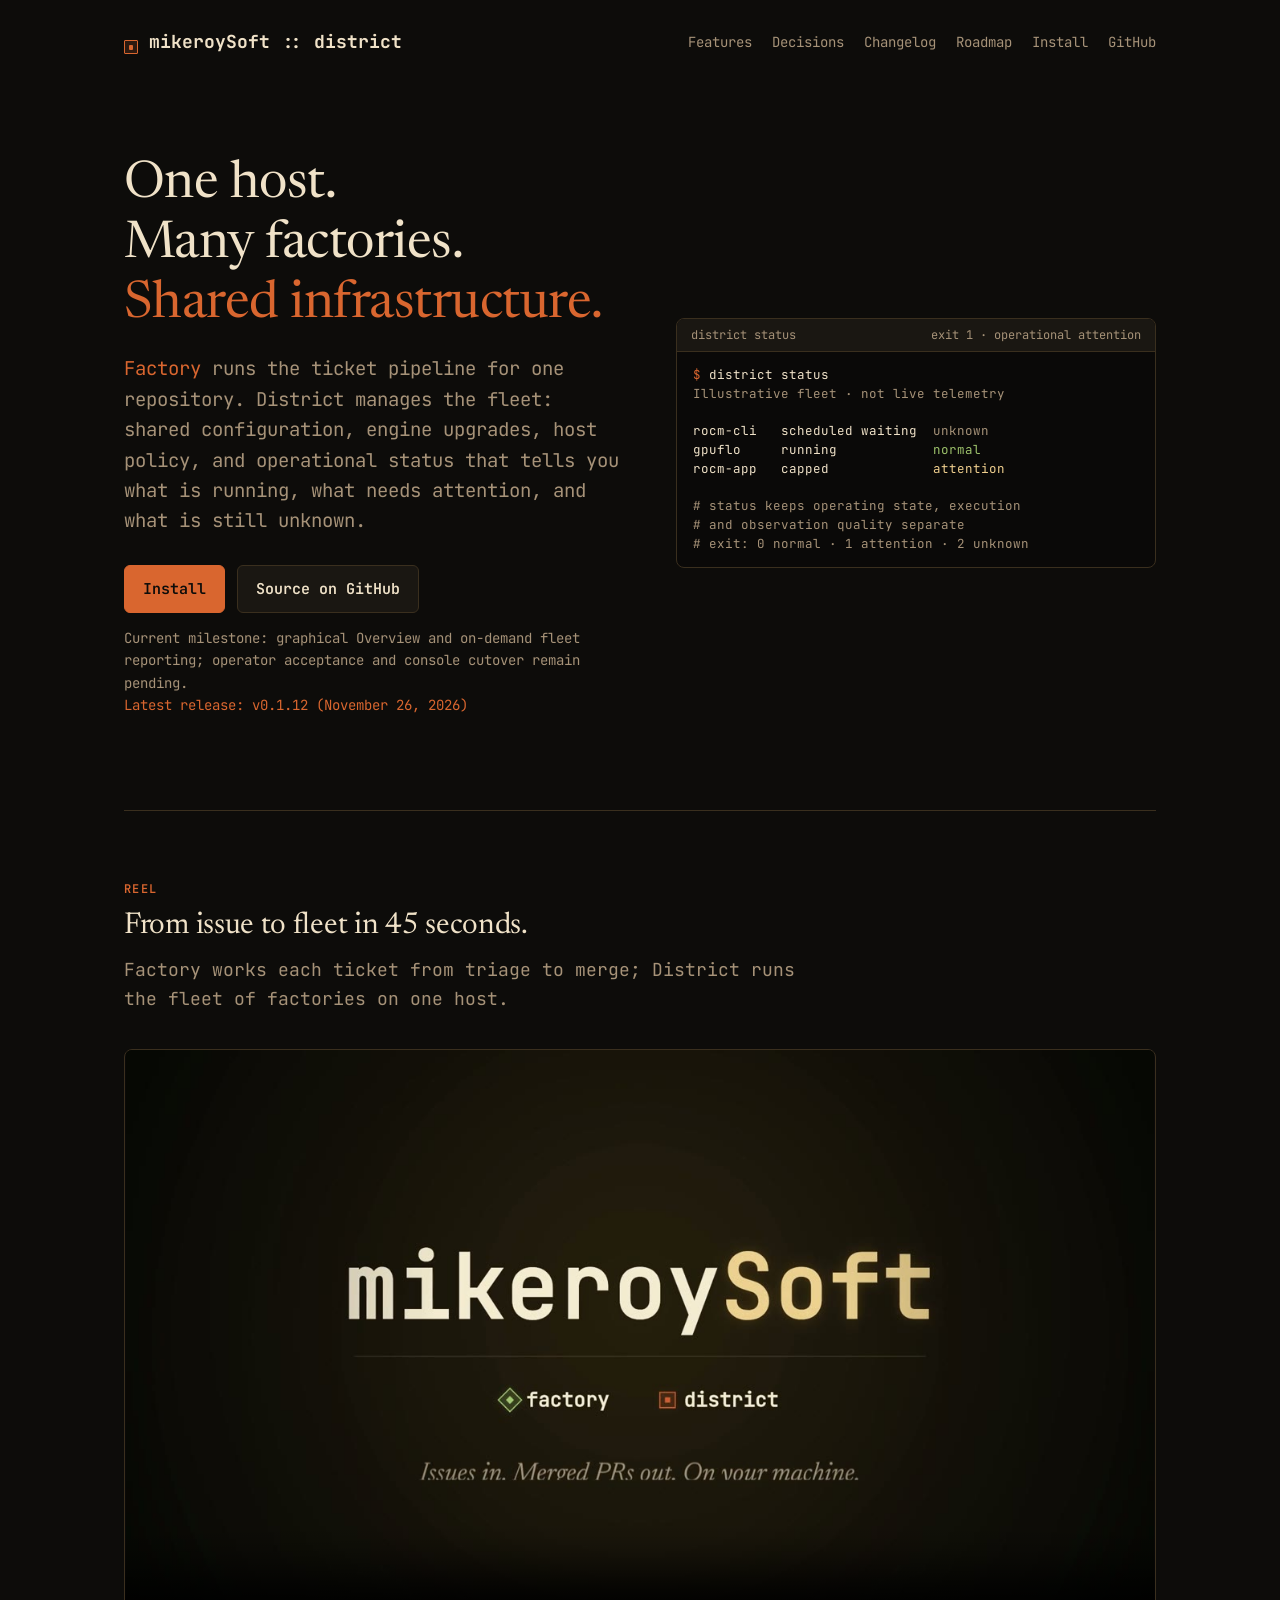
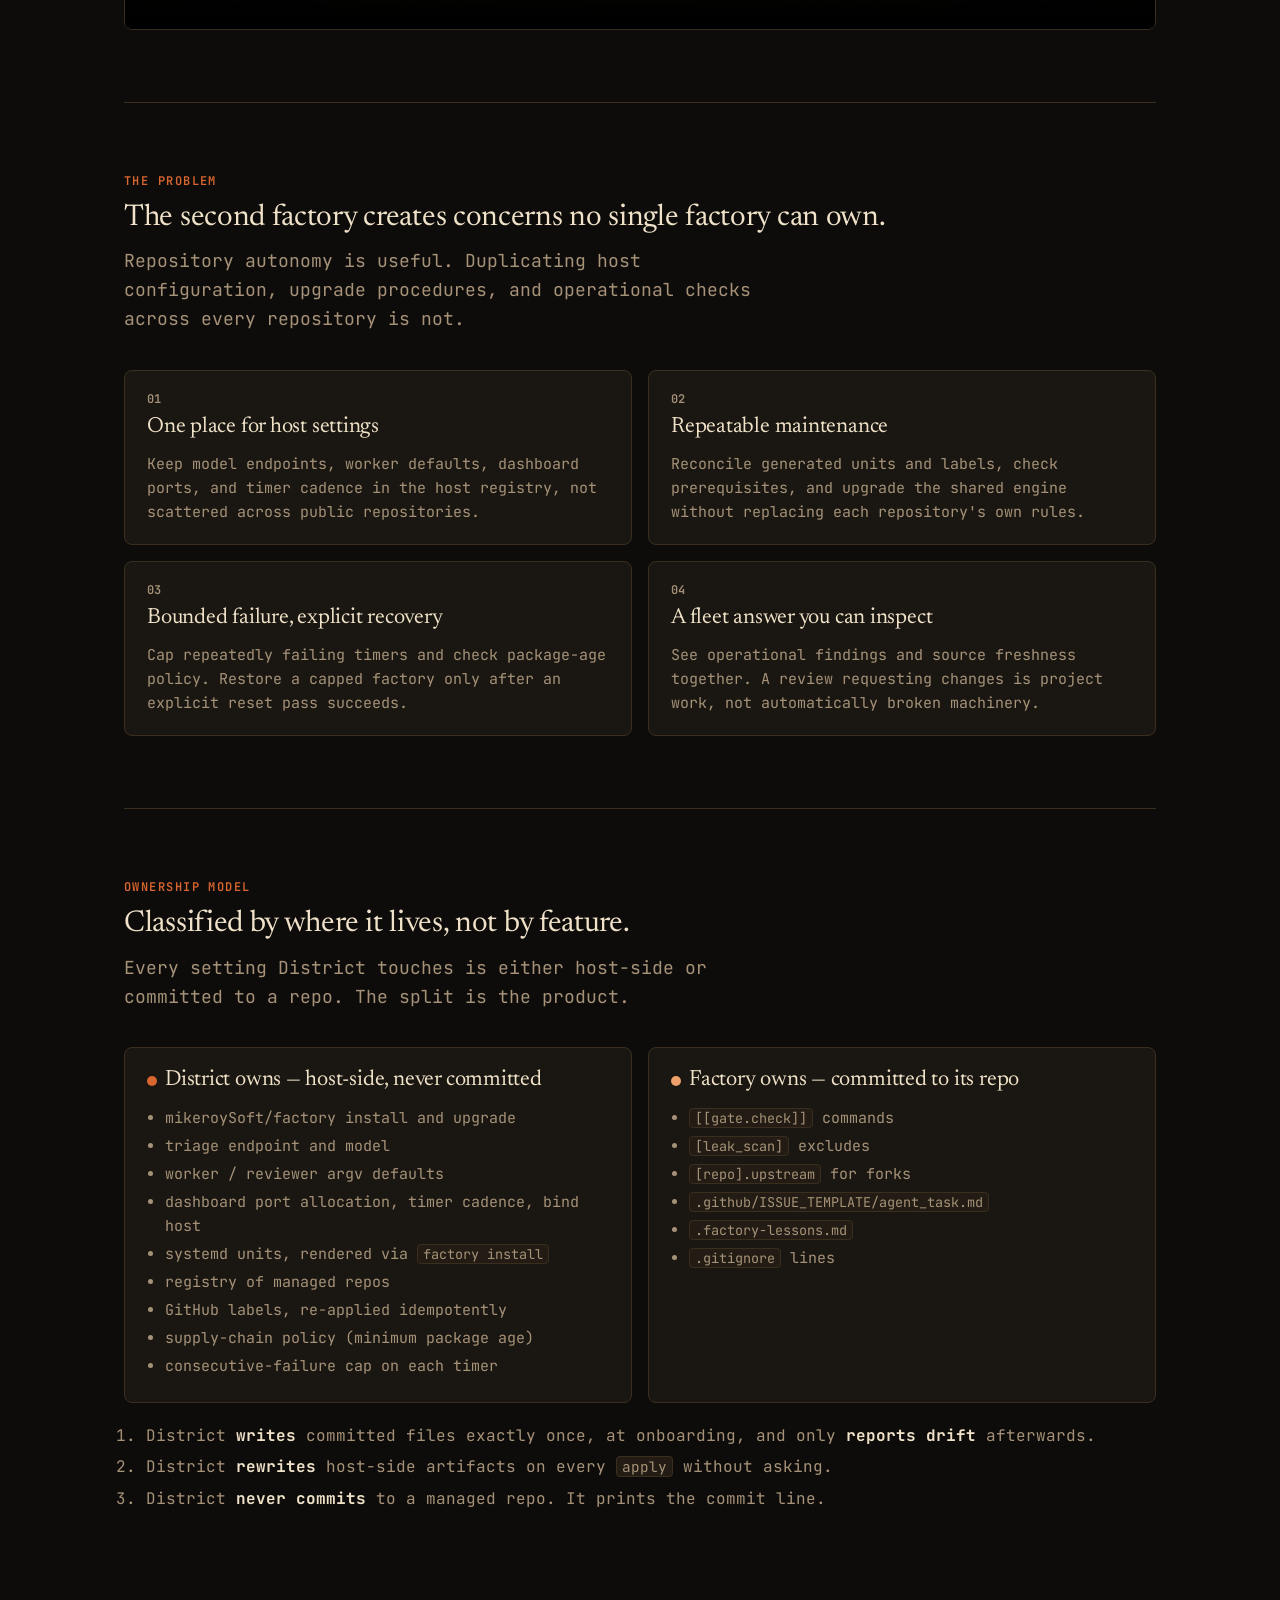
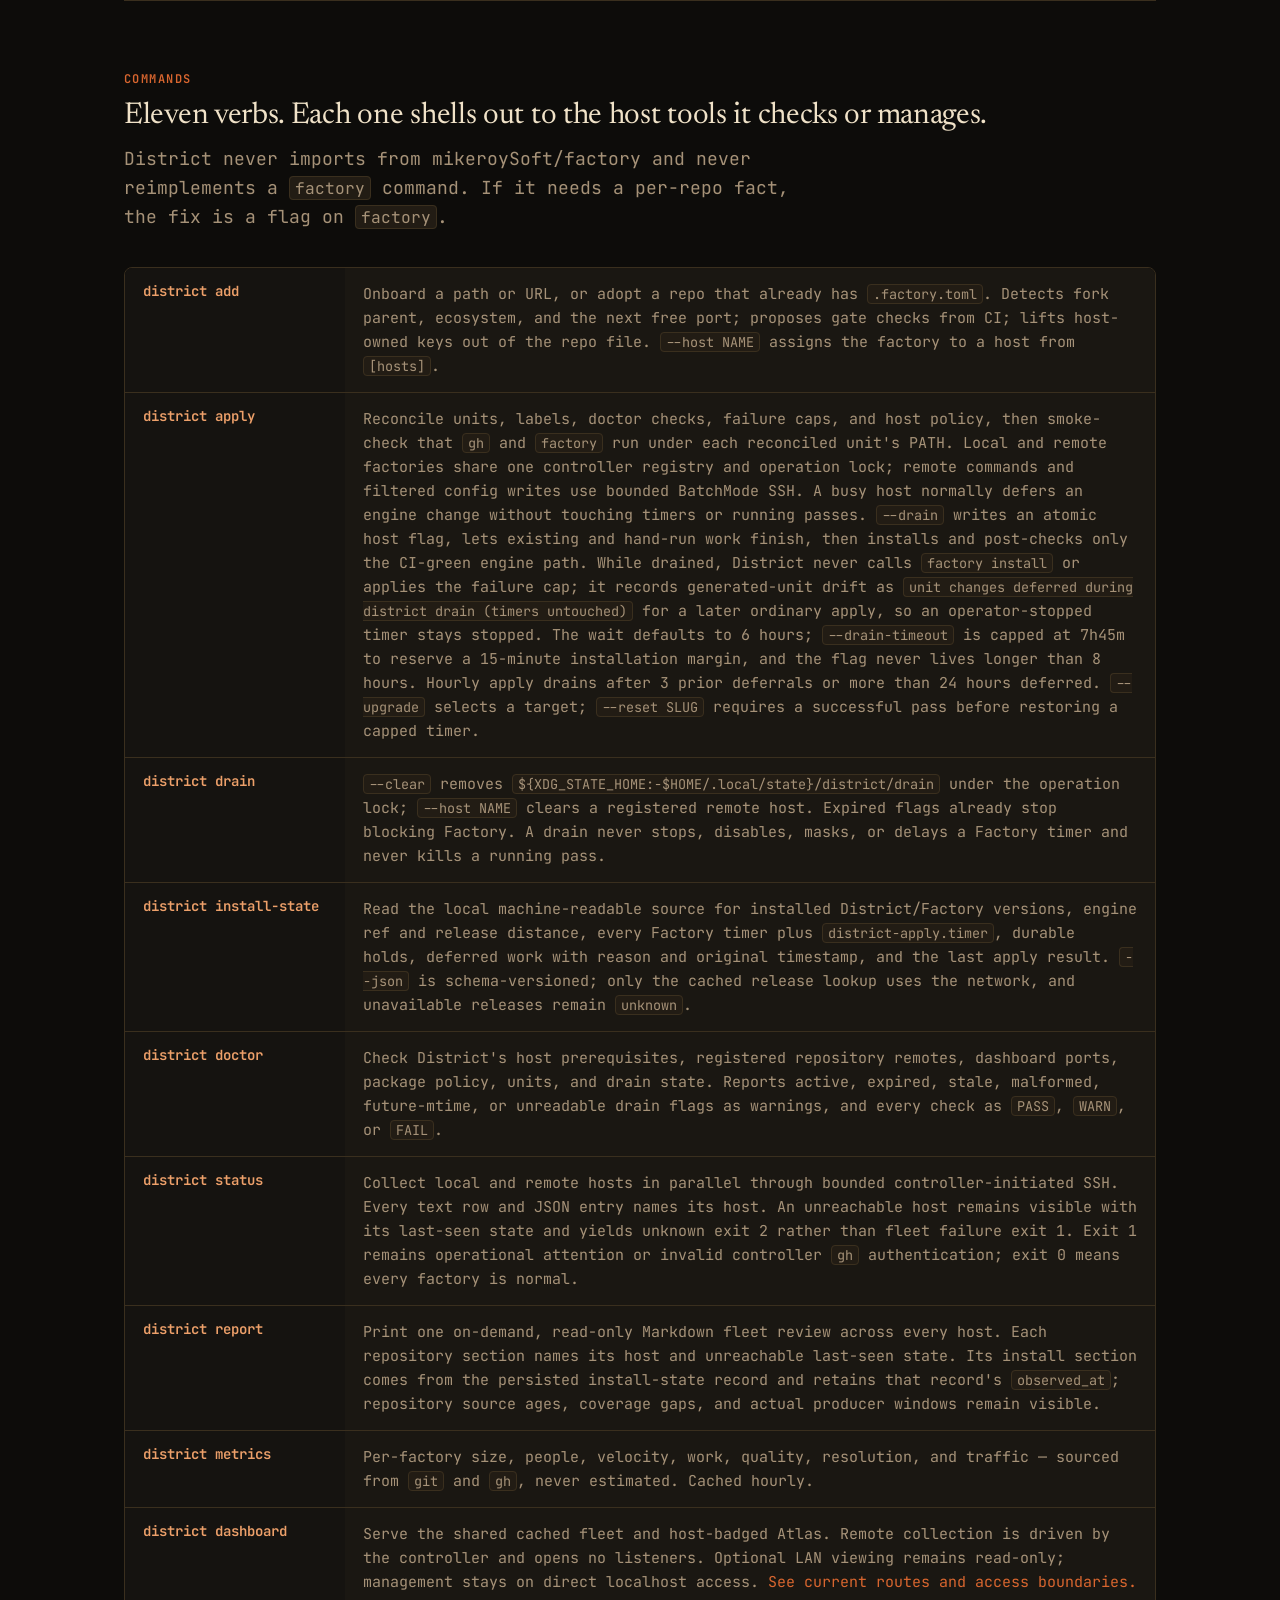
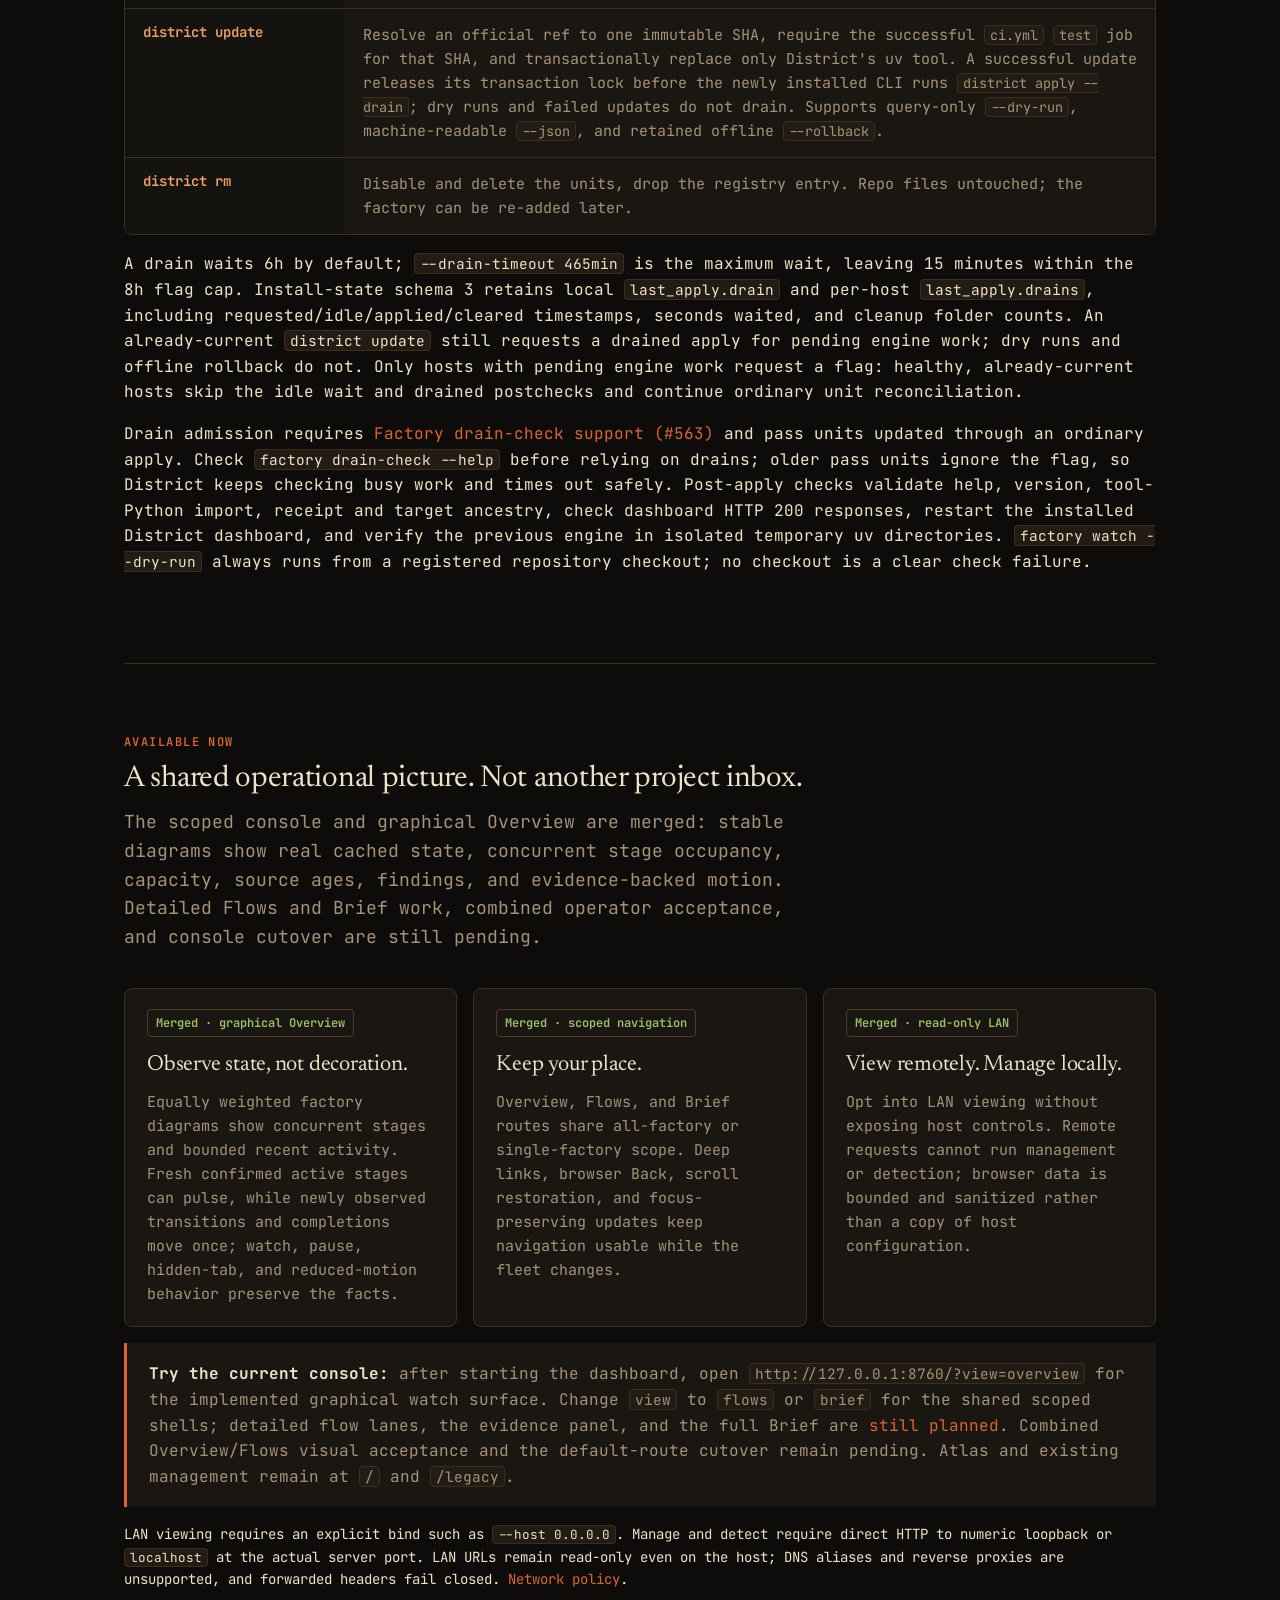
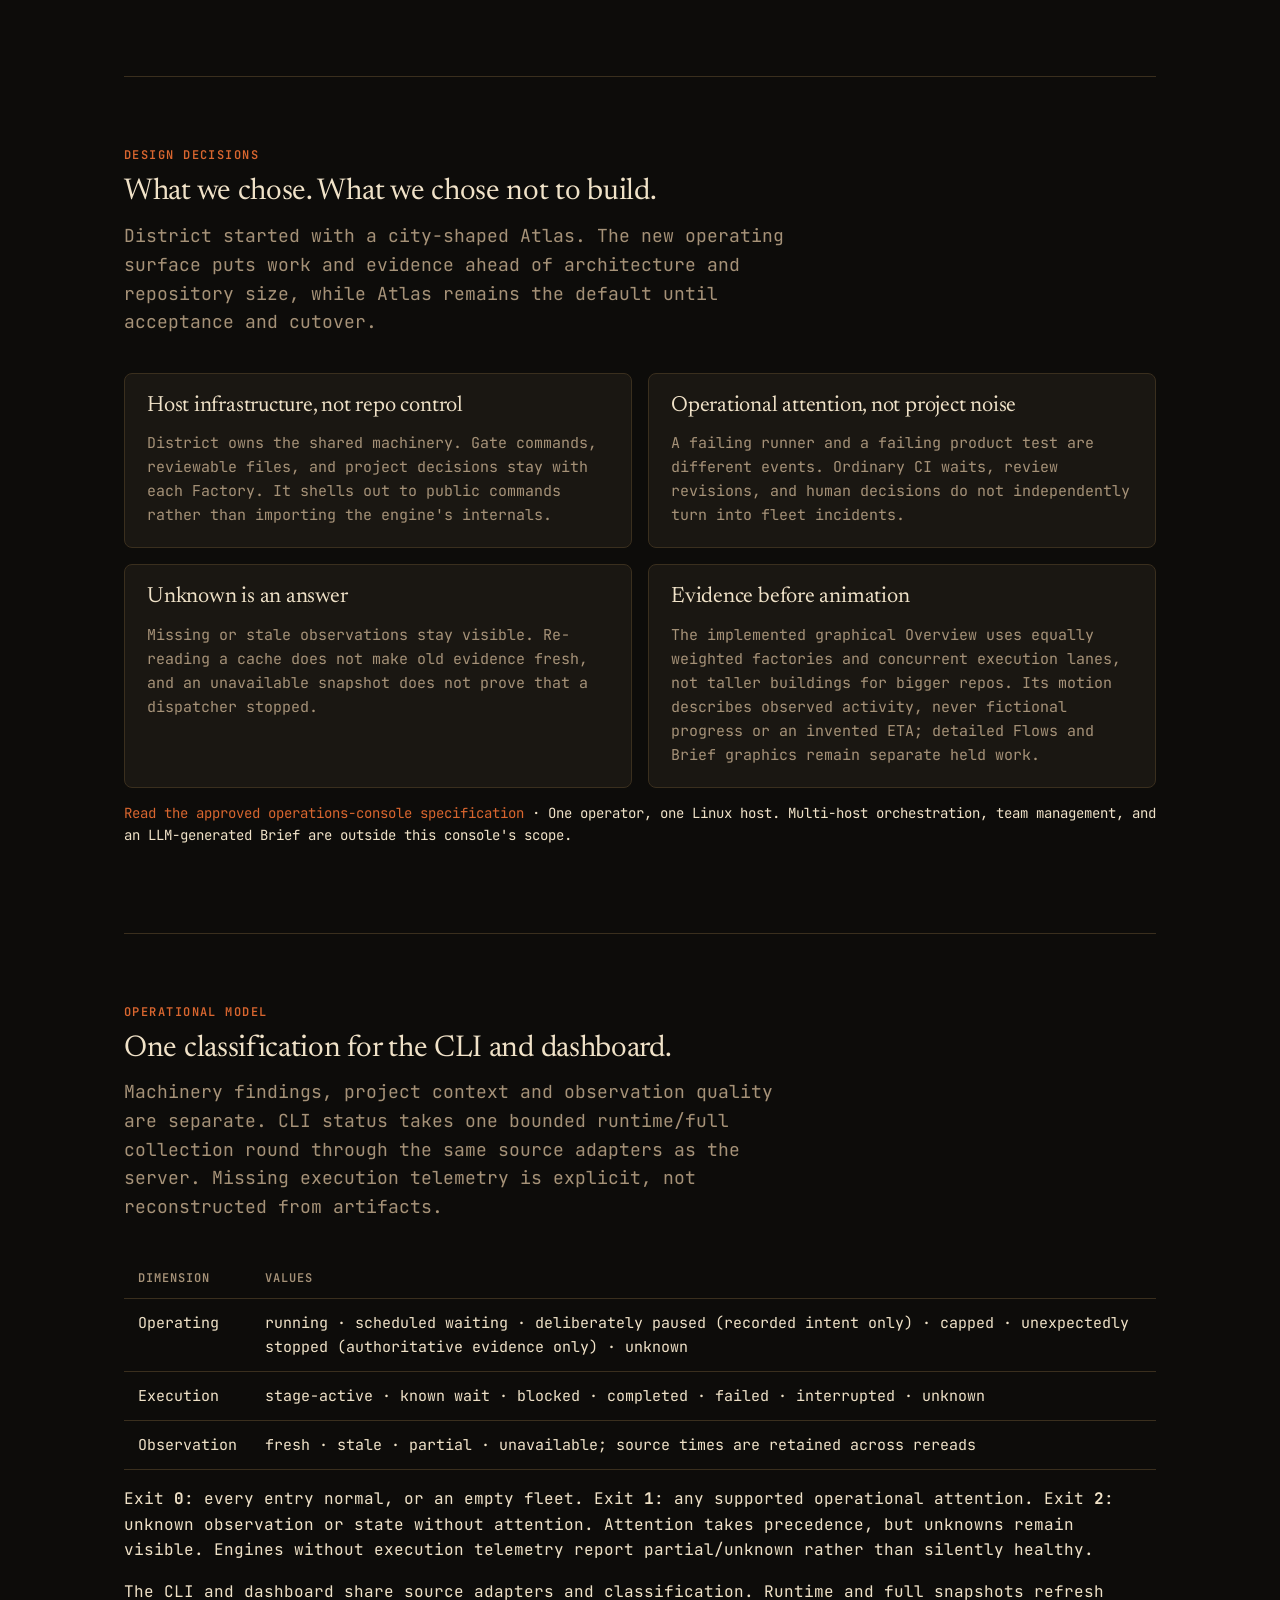
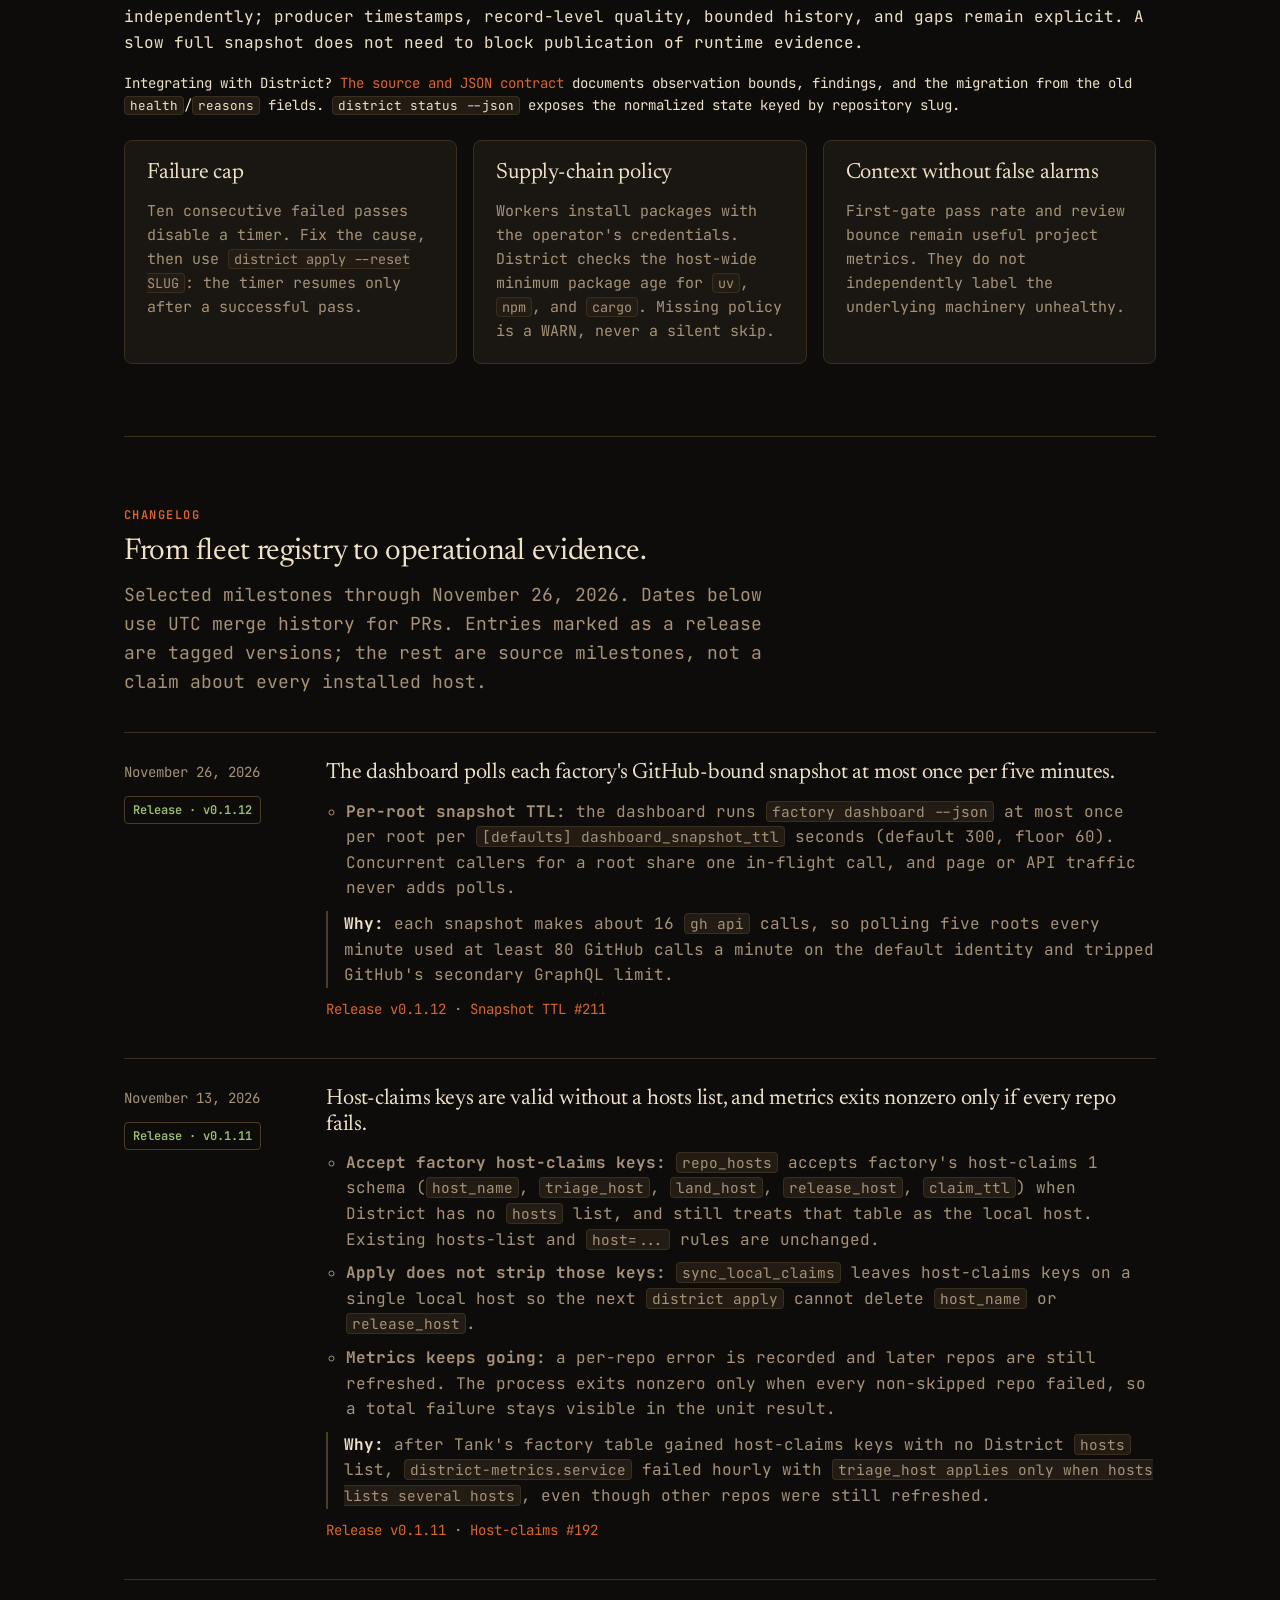
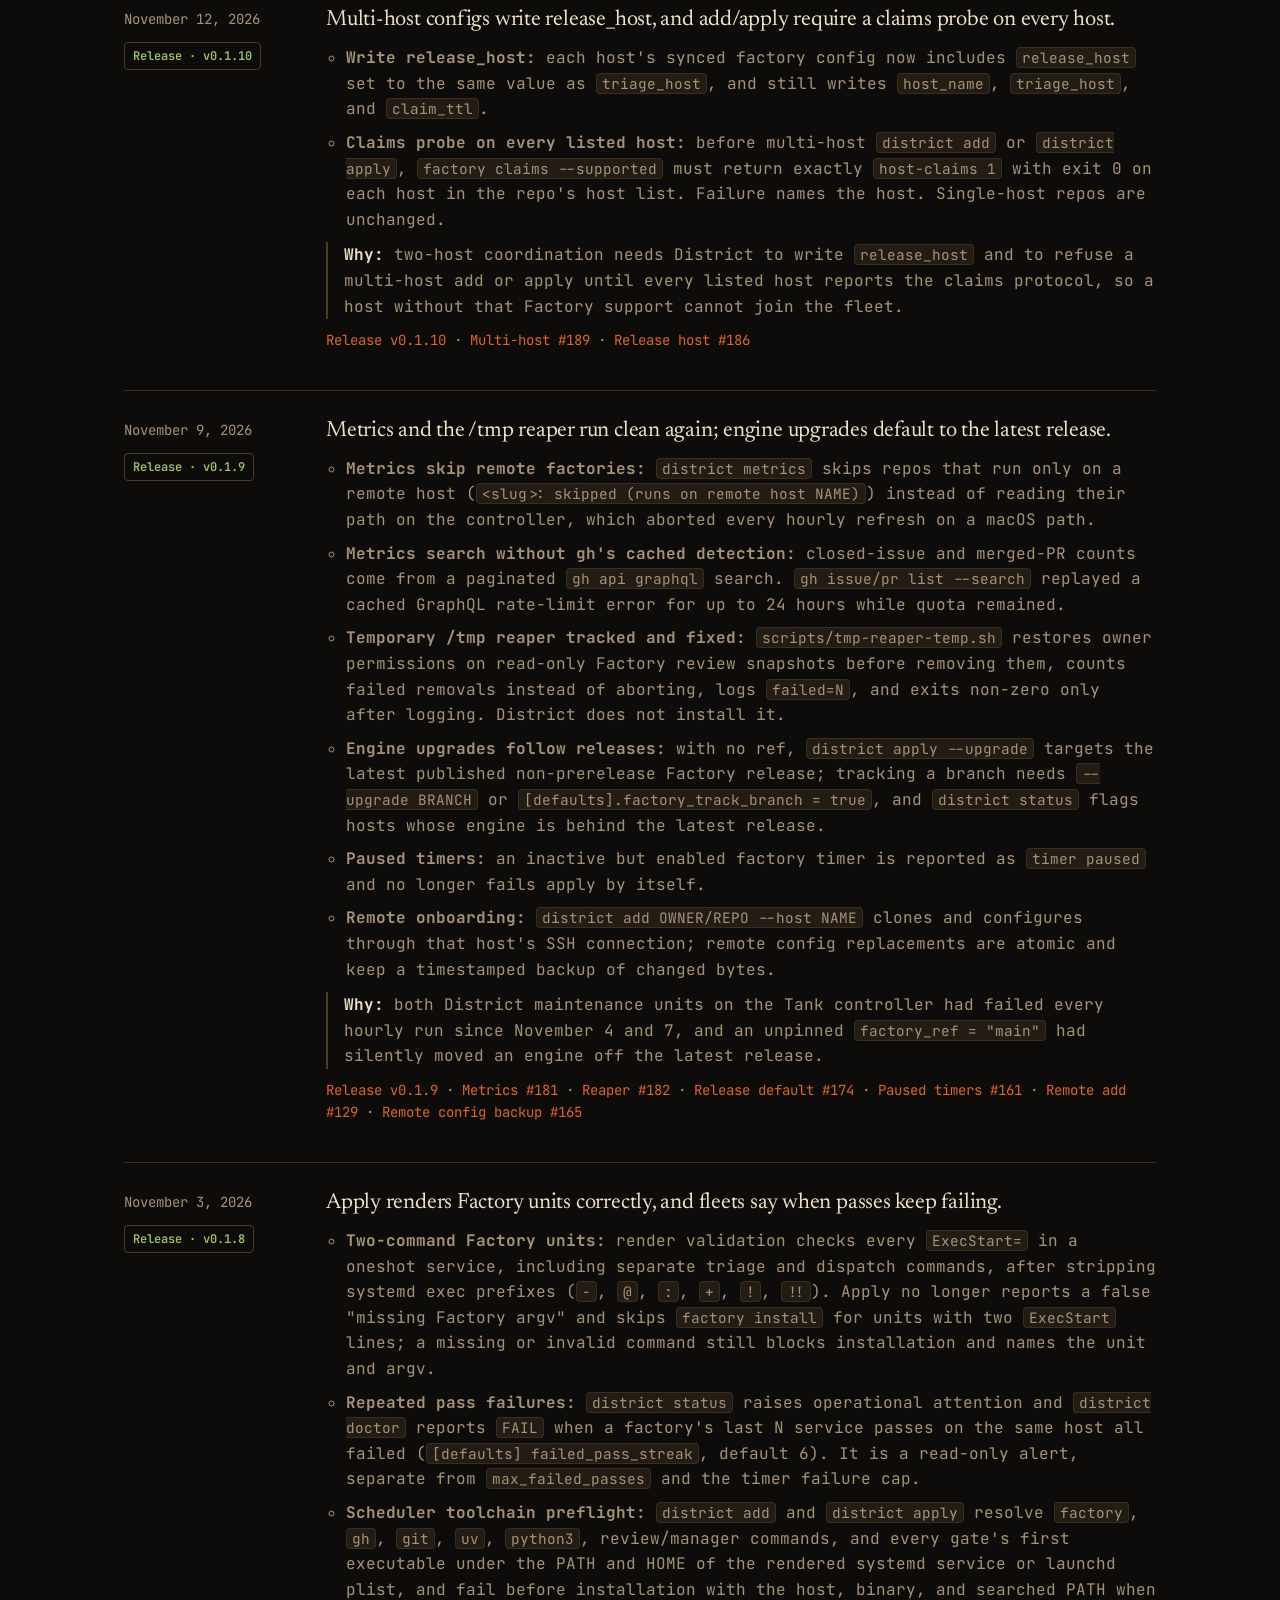
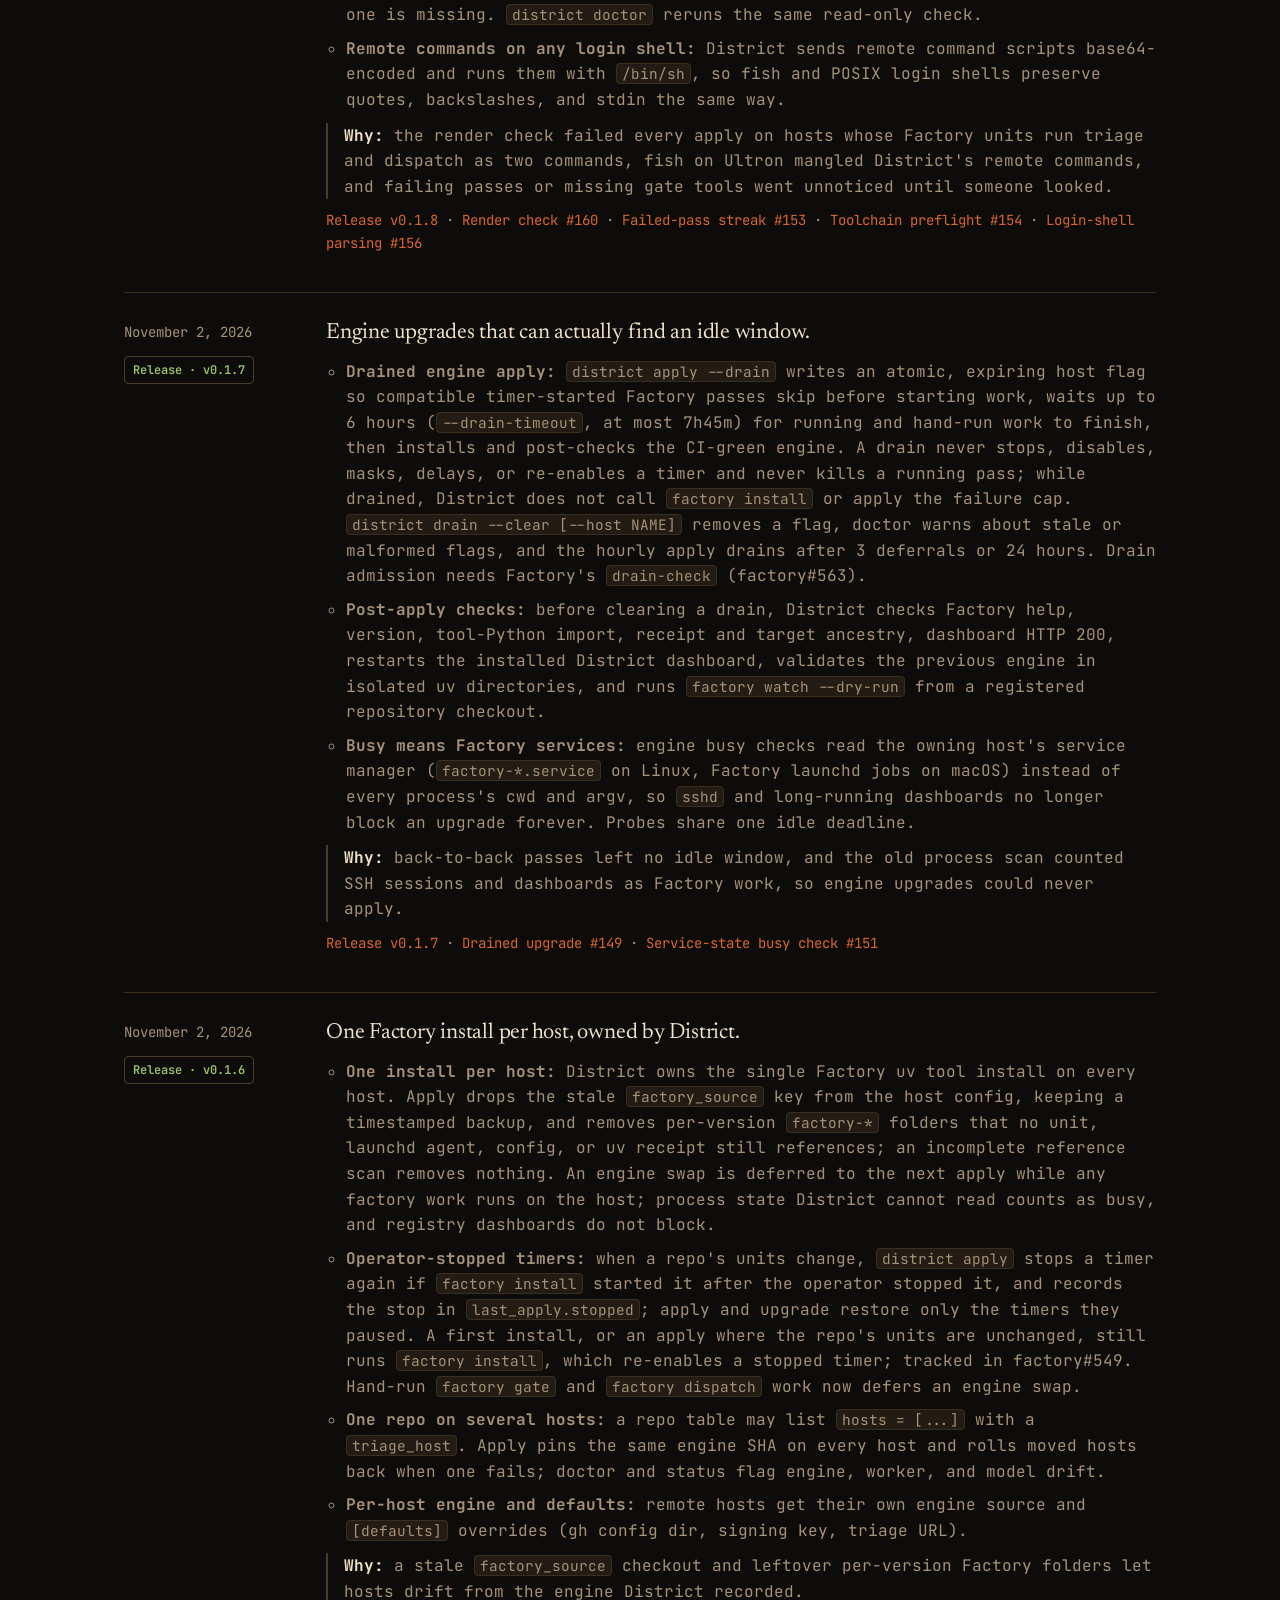
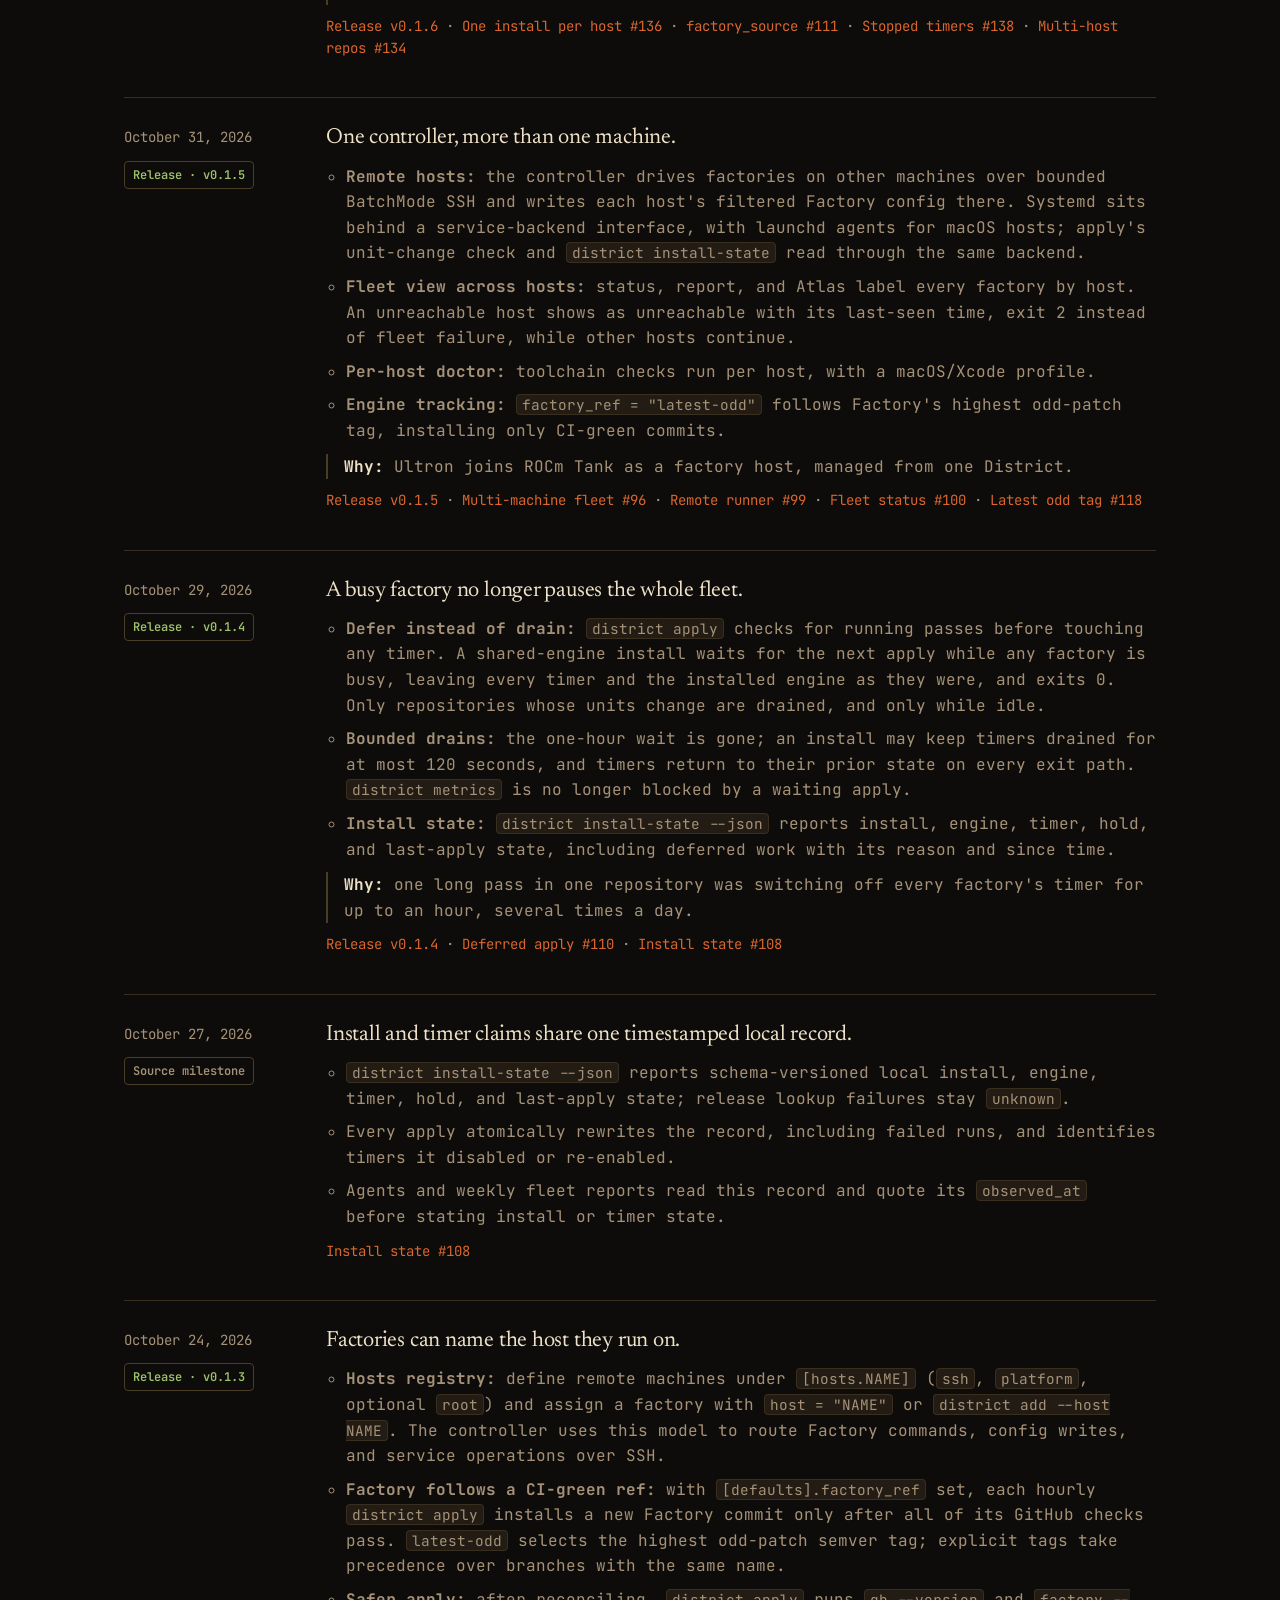
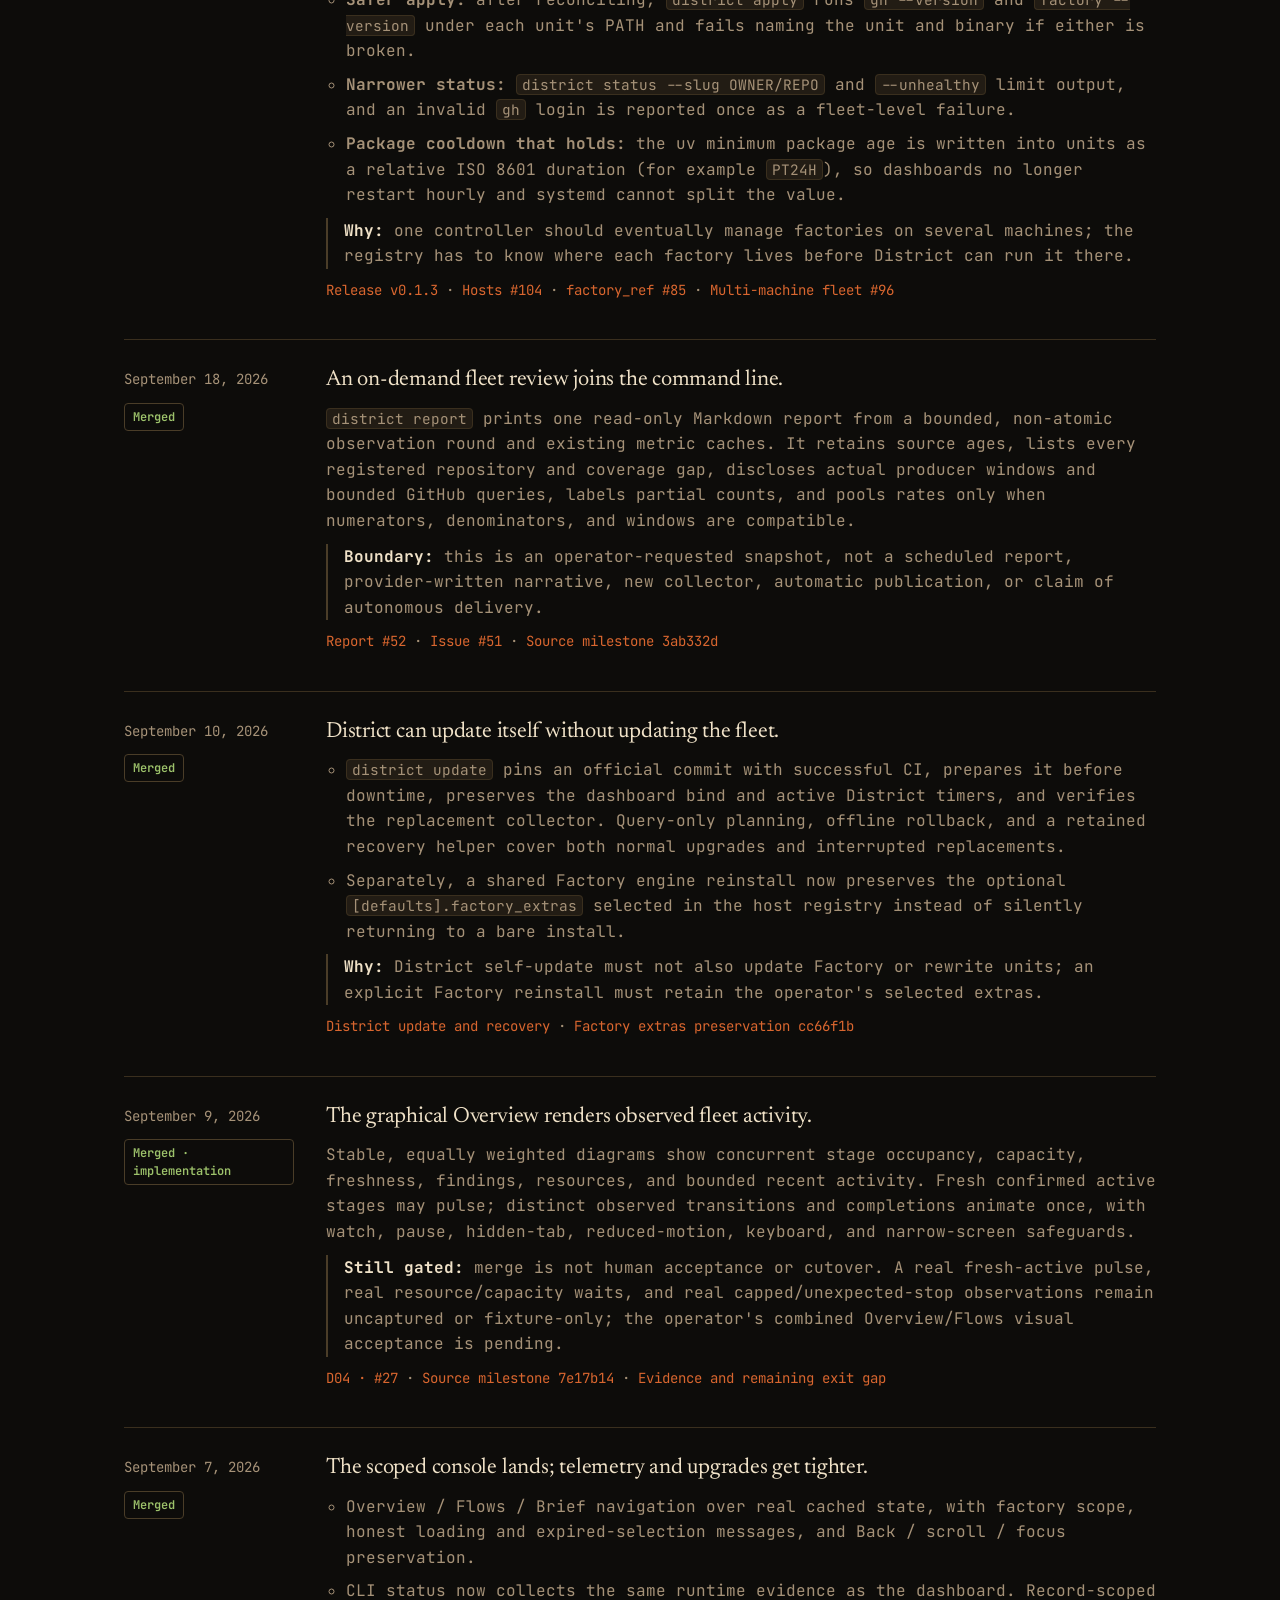
<file: docs/index.html>
<!doctype html>
<html lang="en">
<head>
<meta charset="utf-8">
<meta name="viewport" content="width=device-width, initial-scale=1">
<title>District — shared infrastructure for autonomous factories</title>
<meta name="description" content="Manage a fleet of Factory pipelines on one Linux host. Shared infrastructure, evidence-backed operational status, and a scoped console. Explore the changelog, design decisions, and roadmap.">
<link rel="stylesheet" href="mikeroysoft.css">
<style>
  * { box-sizing: border-box; }
  html { scroll-behavior: smooth; }
  body { --text-muted: var(--sand-300); --text-faint: var(--sand-300); margin: 0; background: var(--surface-page); color: var(--text-primary); font: 16px/1.6 var(--font-mono); }
  a { color: var(--link); text-decoration: none; }
  a:hover { text-decoration: underline; }
  a:focus-visible, summary:focus-visible { outline: 2px solid var(--accent); outline-offset: 5px; }
  .skip { position: absolute; top: -80px; padding: 12px; background: var(--surface-panel); z-index: 1; }
  .skip:focus { top: 12px; }
  code, pre { font-family: var(--font-mono); }
  code { background: var(--surface-inset); border: 1px solid var(--border-hairline); border-radius: 4px; padding: 0 5px; font-size: 0.9em; }
  pre { margin: 0; overflow-x: auto; }
  .wrap { max-width: 1080px; margin: 0 auto; padding: 0 24px; }
  h1, h2, h3 { font-family: var(--font-display); font-weight: 400; line-height: 1.15; margin: 0 0 12px; letter-spacing: -0.01em; }
  h2 { font-size: 30px; }
  h3 { font-size: 22px; }
  section { padding: 72px 0; border-top: 1px solid var(--border-hairline); scroll-margin-top: 24px; }
  .lede { color: var(--text-muted); font-size: 18px; max-width: 680px; margin: 0 0 36px; }
  .kicker { font: 600 12px/1 var(--font-mono); letter-spacing: 0.12em; text-transform: uppercase; color: var(--accent); margin-bottom: 14px; }

  nav { display: flex; justify-content: space-between; align-items: center; flex-wrap: wrap; gap: 12px 24px; padding: 20px 0; }
  nav .brand { font: 700 18px var(--font-mono); color: var(--text-primary); }
  nav .links { display: flex; flex-wrap: wrap; gap: 0 20px; }
  nav .links a { display: inline-flex; align-items: center; min-height: 44px; color: var(--text-muted); font-size: 14px; }
  nav .links a:hover { color: var(--text-primary); text-decoration: none; }

  header.hero { padding: 72px 0 80px; display: grid; grid-template-columns: 1.05fr 1fr; gap: 48px; align-items: center; }
  header.hero > *, .grid > *, .own > * { min-width: 0; }
  p, li, .cmds .v { overflow-wrap: anywhere; }
  header h1 { font-size: 52px; }
  header h1 em { font-style: normal; color: var(--accent); }
  header p { color: var(--text-muted); font-size: 19px; max-width: 520px; }
  .actions { display: flex; gap: 12px; margin-top: 28px; flex-wrap: wrap; }
  .btn { display: inline-block; padding: 11px 18px; border-radius: 6px; font-weight: 600; font-size: 15px; border: 1px solid var(--border-hairline); color: var(--text-primary); background: var(--surface-panel); }
  .btn:hover { text-decoration: none; border-color: var(--text-muted); }
  .btn.primary { background: var(--accent); border-color: var(--accent); color: var(--text-on-accent); }
  .btn.primary:hover { filter: brightness(1.08); }

  .term { background: var(--surface-terminal); border: 1px solid var(--border-hairline); border-radius: 8px; overflow: hidden; }
  .term .bar { display: flex; justify-content: space-between; padding: 8px 14px; background: var(--surface-panel); border-bottom: 1px solid var(--border-hairline); font: 12px var(--font-mono); color: var(--text-faint); }
  .term pre { padding: 14px 16px; font-size: 12.5px; line-height: 1.5; color: var(--text-primary); }
  .term .p { color: var(--accent); }
  .term .m { color: var(--text-muted); }
  .term .ok { color: var(--status-ok); }
  .term .att { color: var(--status-warn); }
  .term .bad { color: var(--status-danger); }
  .term .c { color: var(--text-faint); }

  .grid { display: grid; gap: 16px; }
  .grid.two { grid-template-columns: repeat(2, 1fr); }
  .grid.three { grid-template-columns: repeat(3, 1fr); }
  .card { background: var(--surface-panel); border: 1px solid var(--border-hairline); border-radius: 8px; padding: 20px 22px; }
  .card p { margin: 6px 0 0; color: var(--text-muted); font-size: 15px; }
  .card .n { font: 600 12px var(--font-mono); color: var(--text-faint); margin-bottom: 8px; }

  .own { display: grid; grid-template-columns: 1fr 1fr; gap: 16px; }
  .own .card h3 { display: flex; align-items: center; gap: 8px; }
  .own .dot { width: 10px; height: 10px; border-radius: 50%; display: inline-block; }
  .own ul { margin: 12px 0 0; padding-left: 18px; color: var(--text-muted); font-size: 15px; }
  .own li { margin: 4px 0; }
  .rules { margin-top: 20px; padding-left: 22px; color: var(--text-muted); }
  .rules li { margin: 6px 0; }
  .rules strong { color: var(--text-primary); }

  .cmds { display: grid; grid-template-columns: 220px 1fr; border: 1px solid var(--border-hairline); border-radius: 8px; overflow: hidden; }
  .cmds > div { padding: 14px 18px; border-bottom: 1px solid var(--border-hairline); background: var(--surface-panel); }
  .cmds > div:nth-last-child(-n+2) { border-bottom: 0; }
  .cmds .k { font: 600 14px var(--font-mono); color: var(--accent-soft); background: var(--surface-sunken); }
  .cmds .v { color: var(--text-muted); font-size: 15px; }

  table { width: 100%; border-collapse: collapse; font-size: 15px; }
  th, td { text-align: left; padding: 12px 14px; border-bottom: 1px solid var(--border-hairline); vertical-align: top; }
  th { font: 600 12px var(--font-mono); letter-spacing: 0.08em; text-transform: uppercase; color: var(--text-faint); }
  .note { padding: 18px 22px; border-left: 3px solid var(--accent); background: var(--surface-panel); color: var(--text-muted); }
  .note strong, .decision strong { color: var(--text-primary); }
  .status { display: inline-block; border: 1px solid var(--border-strong); border-radius: 4px; padding: 4px 8px; margin-bottom: 16px; font: 600 12px/1.5 var(--font-mono); color: var(--text-muted); }
  .status.shipped { color: var(--status-ok); }
  .status.next { color: var(--accent-soft); }
  .timeline { list-style: none; padding: 0; margin: 0; }
  .timeline > li { display: grid; grid-template-columns: 170px minmax(0, 1fr); gap: 32px; padding: 28px 0; border-top: 1px solid var(--border-hairline); }
  .timeline time, .timeline .date { display: block; color: var(--text-muted); font-size: 14px; margin-bottom: 12px; }
  .timeline p { color: var(--text-muted); margin: 10px 0; }
  .timeline ul { padding-left: 20px; color: var(--text-muted); }
  .timeline li li { margin: 8px 0; }
  .sources { font-size: 14px; }
  .decision { border-left: 2px solid var(--border-strong); padding-left: 16px; }
  details { margin-top: 24px; border: 1px solid var(--border-hairline); border-radius: 8px; padding: 8px 20px; }
  summary { cursor: pointer; padding: 12px 0; color: var(--text-primary); }
  details ul { padding-left: 20px; color: var(--text-muted); }
  details li { margin: 12px 0; }

  footer { padding: 36px 0 48px; border-top: 1px solid var(--border-hairline); color: var(--text-faint); font-size: 14px; display: flex; justify-content: space-between; flex-wrap: wrap; gap: 12px; }

  @media (max-width: 820px) {
    header.hero { grid-template-columns: 1fr; padding-top: 32px; }
    header h1 { font-size: 38px; }
    .grid.two, .grid.three, .own { grid-template-columns: 1fr; }
    .cmds { grid-template-columns: 1fr; }
    .cmds .k { border-bottom: 0; }
    .timeline > li { grid-template-columns: 1fr; gap: 4px; }
    section { padding: 48px 0; }
  }
  .reel video { display: block; width: 100%; height: auto; aspect-ratio: 16 / 9; border: 1px solid var(--border-hairline); border-radius: 8px; background: var(--surface-terminal); }
  @media (prefers-reduced-motion: reduce) {
    html { scroll-behavior: auto; }
  }
</style>
</head>
<body data-product="district">
<div class="wrap">
  <a class="skip" href="#main">Skip to content</a>
  <nav aria-label="Main navigation">
    <span class="brand"><span class="mrs-mark mrs-mark-square" aria-hidden="true"></span> mikeroySoft :: district</span>
    <span class="links">
      <a href="#console">Features</a>
      <a href="#decisions">Decisions</a>
      <a href="#changelog">Changelog</a>
      <a href="#roadmap">Roadmap</a>
      <a href="#install">Install</a>
      <a href="https://github.com/mikeroySoft/district">GitHub</a>
    </span>
  </nav>

  <main id="main" tabindex="-1">
  <header class="hero">
    <div>
      <h1>One host.<br>Many factories.<br><em>Shared infrastructure.</em></h1>
      <p><a href="https://github.com/mikeroySoft/factory">Factory</a> runs the ticket pipeline for one repository. District manages the fleet: shared configuration, engine upgrades, host policy, and operational status that tells you what is running, what needs attention, and what is still unknown.</p>
      <div class="actions">
        <a class="btn primary" href="#install">Install</a>
        <a class="btn" href="https://github.com/mikeroySoft/district">Source on GitHub</a>
      </div>
      <p class="sources">Current milestone: graphical Overview and on-demand fleet reporting; operator acceptance and console cutover remain pending.<br><a href="#changelog">Latest release: v0.1.12 (November 26, 2026)</a></p>
    </div>
    <div class="term">
      <div class="bar"><span>district status</span><span>exit 1 · operational attention</span></div>
<pre><span class="p">$</span> district status
<span class="m">Illustrative fleet · not live telemetry</span>

rocm-cli   scheduled waiting  <span class="m">unknown</span>
gpuflo     running            <span class="ok">normal</span>
rocm-app   capped             <span class="att">attention</span>

<span class="c"># status keeps operating state, execution
# and observation quality separate
# exit: 0 normal · 1 attention · 2 unknown</span></pre>
    </div>
  </header>

  <section id="reel" class="reel">
    <div class="kicker">Reel</div>
    <h2>From issue to fleet in 45 seconds.</h2>
    <p class="lede">Factory works each ticket from triage to merge; District runs the fleet of factories on one host.</p>
    <video controls preload="metadata" playsinline poster="media/showreel-poster.jpg">
      <source src="media/showreel.mp4" type="video/mp4">
      <a href="media/showreel.mp4">Download the reel (MP4, 45 s)</a>
    </video>
  </section>

  <section id="problem">
    <div class="kicker">The problem</div>
    <h2>The second factory creates concerns no single factory can own.</h2>
    <p class="lede">Repository autonomy is useful. Duplicating host configuration, upgrade procedures, and operational checks across every repository is not.</p>
    <div class="grid two">
      <div class="card"><div class="n">01</div><h3>One place for host settings</h3><p>Keep model endpoints, worker defaults, dashboard ports, and timer cadence in the host registry, not scattered across public repositories.</p></div>
      <div class="card"><div class="n">02</div><h3>Repeatable maintenance</h3><p>Reconcile generated units and labels, check prerequisites, and upgrade the shared engine without replacing each repository's own rules.</p></div>
      <div class="card"><div class="n">03</div><h3>Bounded failure, explicit recovery</h3><p>Cap repeatedly failing timers and check package-age policy. Restore a capped factory only after an explicit reset pass succeeds.</p></div>
      <div class="card"><div class="n">04</div><h3>A fleet answer you can inspect</h3><p>See operational findings and source freshness together. A review requesting changes is project work, not automatically broken machinery.</p></div>
    </div>
  </section>

  <section id="how">
    <div class="kicker">Ownership model</div>
    <h2>Classified by where it lives, not by feature.</h2>
    <p class="lede">Every setting District touches is either host-side or committed to a repo. The split is the product.</p>
    <div class="own">
      <div class="card">
        <h3><span class="dot" style="background:var(--accent)"></span>District owns — host-side, never committed</h3>
        <ul>
          <li>mikeroySoft/factory install and upgrade</li>
          <li>triage endpoint and model</li>
          <li>worker / reviewer argv defaults</li>
          <li>dashboard port allocation, timer cadence, bind host</li>
          <li>systemd units, rendered via <code>factory install</code></li>
          <li>registry of managed repos</li>
          <li>GitHub labels, re-applied idempotently</li>
          <li>supply-chain policy (minimum package age)</li>
          <li>consecutive-failure cap on each timer</li>
        </ul>
      </div>
      <div class="card">
        <h3><span class="dot" style="background:var(--accent-soft)"></span>Factory owns — committed to its repo</h3>
        <ul>
          <li><code>[[gate.check]]</code> commands</li>
          <li><code>[leak_scan]</code> excludes</li>
          <li><code>[repo].upstream</code> for forks</li>
          <li><code>.github/ISSUE_TEMPLATE/agent_task.md</code></li>
          <li><code>.factory-lessons.md</code></li>
          <li><code>.gitignore</code> lines</li>
        </ul>
      </div>
    </div>
    <ol class="rules">
      <li>District <strong>writes</strong> committed files exactly once, at onboarding, and only <strong>reports drift</strong> afterwards.</li>
      <li>District <strong>rewrites</strong> host-side artifacts on every <code>apply</code> without asking.</li>
      <li>District <strong>never commits</strong> to a managed repo. It prints the commit line.</li>
    </ol>
  </section>

  <section id="commands">
    <div class="kicker">Commands</div>
    <h2>Eleven verbs. Each one shells out to the host tools it checks or manages.</h2>
    <p class="lede">District never imports from mikeroySoft/factory and never reimplements a <code>factory</code> command. If it needs a per-repo fact, the fix is a flag on <code>factory</code>.</p>
    <div class="cmds">
      <div class="k">district add</div><div class="v">Onboard a path or URL, or adopt a repo that already has <code>.factory.toml</code>. Detects fork parent, ecosystem, and the next free port; proposes gate checks from CI; lifts host-owned keys out of the repo file. <code>--host NAME</code> assigns the factory to a host from <code>[hosts]</code>.</div>
      <div class="k">district apply</div><div class="v">Reconcile units, labels, doctor checks, failure caps, and host policy, then smoke-check that <code>gh</code> and <code>factory</code> run under each reconciled unit's PATH. Local and remote factories share one controller registry and operation lock; remote commands and filtered config writes use bounded BatchMode SSH. A busy host normally defers an engine change without touching timers or running passes. <code>--drain</code> writes an atomic host flag, lets existing and hand-run work finish, then installs and post-checks only the CI-green engine path. While drained, District never calls <code>factory install</code> or applies the failure cap; it records generated-unit drift as <code>unit changes deferred during district drain (timers untouched)</code> for a later ordinary apply, so an operator-stopped timer stays stopped. The wait defaults to 6 hours; <code>--drain-timeout</code> is capped at 7h45m to reserve a 15-minute installation margin, and the flag never lives longer than 8 hours. Hourly apply drains after 3 prior deferrals or more than 24 hours deferred. <code>--upgrade</code> selects a target; <code>--reset SLUG</code> requires a successful pass before restoring a capped timer.</div>
      <div class="k">district drain</div><div class="v"><code>--clear</code> removes <code>${XDG_STATE_HOME:-$HOME/.local/state}/district/drain</code> under the operation lock; <code>--host NAME</code> clears a registered remote host. Expired flags already stop blocking Factory. A drain never stops, disables, masks, or delays a Factory timer and never kills a running pass.</div>
      <div class="k">district install-state</div><div class="v">Read the local machine-readable source for installed District/Factory versions, engine ref and release distance, every Factory timer plus <code>district-apply.timer</code>, durable holds, deferred work with reason and original timestamp, and the last apply result. <code>--json</code> is schema-versioned; only the cached release lookup uses the network, and unavailable releases remain <code>unknown</code>.</div>
      <div class="k">district doctor</div><div class="v">Check District's host prerequisites, registered repository remotes, dashboard ports, package policy, units, and drain state. Reports active, expired, stale, malformed, future-mtime, or unreadable drain flags as warnings, and every check as <code>PASS</code>, <code>WARN</code>, or <code>FAIL</code>.</div>
      <div class="k">district status</div><div class="v">Collect local and remote hosts in parallel through bounded controller-initiated SSH. Every text row and JSON entry names its host. An unreachable host remains visible with its last-seen state and yields unknown exit 2 rather than fleet failure exit 1. Exit 1 remains operational attention or invalid controller <code>gh</code> authentication; exit 0 means every factory is normal.</div>
      <div class="k">district report</div><div class="v">Print one on-demand, read-only Markdown fleet review across every host. Each repository section names its host and unreachable last-seen state. Its install section comes from the persisted install-state record and retains that record's <code>observed_at</code>; repository source ages, coverage gaps, and actual producer windows remain visible.</div>
      <div class="k">district metrics</div><div class="v">Per-factory size, people, velocity, work, quality, resolution, and traffic — sourced from <code>git</code> and <code>gh</code>, never estimated. Cached hourly.</div>
      <div class="k">district dashboard</div><div class="v">Serve the shared cached fleet and host-badged Atlas. Remote collection is driven by the controller and opens no listeners. Optional LAN viewing remains read-only; management stays on direct localhost access. <a href="#console">See current routes and access boundaries.</a></div>
      <div class="k">district update</div><div class="v">Resolve an official ref to one immutable SHA, require the successful <code>ci.yml</code> <code>test</code> job for that SHA, and transactionally replace only District's uv tool. A successful update releases its transaction lock before the newly installed CLI runs <code>district apply --drain</code>; dry runs and failed updates do not drain. Supports query-only <code>--dry-run</code>, machine-readable <code>--json</code>, and retained offline <code>--rollback</code>.</div>
      <div class="k">district rm</div><div class="v">Disable and delete the units, drop the registry entry. Repo files untouched; the factory can be re-added later.</div>
    </div>
    <p>A drain waits 6h by default; <code>--drain-timeout 465min</code> is the maximum wait, leaving 15 minutes within the 8h flag cap. Install-state schema 3 retains local <code>last_apply.drain</code> and per-host <code>last_apply.drains</code>, including requested/idle/applied/cleared timestamps, seconds waited, and cleanup folder counts. An already-current <code>district update</code> still requests a drained apply for pending engine work; dry runs and offline rollback do not. Only hosts with pending engine work request a flag: healthy, already-current hosts skip the idle wait and drained postchecks and continue ordinary unit reconciliation.</p>
    <p>Drain admission requires <a href="https://github.com/mikeroySoft/factory/issues/563">Factory drain-check support (#563)</a> and pass units updated through an ordinary apply. Check <code>factory drain-check --help</code> before relying on drains; older pass units ignore the flag, so District keeps checking busy work and times out safely. Post-apply checks validate help, version, tool-Python import, receipt and target ancestry, check dashboard HTTP 200 responses, restart the installed District dashboard, and verify the previous engine in isolated temporary uv directories. <code>factory watch --dry-run</code> always runs from a registered repository checkout; no checkout is a clear check failure.</p>
  </section>

  <section id="console">
    <div class="kicker">Available now</div>
    <h2>A shared operational picture. Not another project inbox.</h2>
    <p class="lede">The scoped console and graphical Overview are merged: stable diagrams show real cached state, concurrent stage occupancy, capacity, source ages, findings, and evidence-backed motion. Detailed Flows and Brief work, combined operator acceptance, and console cutover are still pending.</p>
    <div class="grid three">
      <div class="card">
        <span class="status shipped">Merged · graphical Overview</span>
        <h3>Observe state, not decoration.</h3>
        <p>Equally weighted factory diagrams show concurrent stages and bounded recent activity. Fresh confirmed active stages can pulse, while newly observed transitions and completions move once; watch, pause, hidden-tab, and reduced-motion behavior preserve the facts.</p>
      </div>
      <div class="card">
        <span class="status shipped">Merged · scoped navigation</span>
        <h3>Keep your place.</h3>
        <p>Overview, Flows, and Brief routes share all-factory or single-factory scope. Deep links, browser Back, scroll restoration, and focus-preserving updates keep navigation usable while the fleet changes.</p>
      </div>
      <div class="card">
        <span class="status shipped">Merged · read-only LAN</span>
        <h3>View remotely. Manage locally.</h3>
        <p>Opt into LAN viewing without exposing host controls. Remote requests cannot run management or detection; browser data is bounded and sanitized rather than a copy of host configuration.</p>
      </div>
    </div>
    <p class="note"><strong>Try the current console:</strong> after starting the dashboard, open <code>http://127.0.0.1:8760/?view=overview</code> for the implemented graphical watch surface. Change <code>view</code> to <code>flows</code> or <code>brief</code> for the shared scoped shells; detailed flow lanes, the evidence panel, and the full Brief are <a href="#roadmap">still planned</a>. Combined Overview/Flows visual acceptance and the default-route cutover remain pending. Atlas and existing management remain at <code>/</code> and <code>/legacy</code>.</p>
    <p class="sources">LAN viewing requires an explicit bind such as <code>--host 0.0.0.0</code>. Manage and detect require direct HTTP to numeric loopback or <code>localhost</code> at the actual server port. LAN URLs remain read-only even on the host; DNS aliases and reverse proxies are unsupported, and forwarded headers fail closed. <a href="https://github.com/mikeroySoft/district/blob/main/OPERATIONS-CONSOLE-SPEC.md#9-management-and-network-safety">Network policy</a>.</p>
  </section>

  <section id="decisions">
    <div class="kicker">Design decisions</div>
    <h2>What we chose. What we chose not to build.</h2>
    <p class="lede">District started with a city-shaped Atlas. The new operating surface puts work and evidence ahead of architecture and repository size, while Atlas remains the default until acceptance and cutover.</p>
    <div class="grid two">
      <div class="card"><h3>Host infrastructure, not repo control</h3><p>District owns the shared machinery. Gate commands, reviewable files, and project decisions stay with each Factory. It shells out to public commands rather than importing the engine's internals.</p></div>
      <div class="card"><h3>Operational attention, not project noise</h3><p>A failing runner and a failing product test are different events. Ordinary CI waits, review revisions, and human decisions do not independently turn into fleet incidents.</p></div>
      <div class="card"><h3>Unknown is an answer</h3><p>Missing or stale observations stay visible. Re-reading a cache does not make old evidence fresh, and an unavailable snapshot does not prove that a dispatcher stopped.</p></div>
      <div class="card"><h3>Evidence before animation</h3><p>The implemented graphical Overview uses equally weighted factories and concurrent execution lanes, not taller buildings for bigger repos. Its motion describes observed activity, never fictional progress or an invented ETA; detailed Flows and Brief graphics remain separate held work.</p></div>
    </div>
    <p class="sources"><a href="https://github.com/mikeroySoft/district/blob/main/OPERATIONS-CONSOLE-SPEC.md">Read the approved operations-console specification</a> · One operator, one Linux host. Multi-host orchestration, team management, and an LLM-generated Brief are outside this console's scope.</p>
  </section>

  <section id="health">
    <div class="kicker">Operational model</div>
    <h2>One classification for the CLI and dashboard.</h2>
    <p class="lede">Machinery findings, project context and observation quality are separate. CLI status takes one bounded runtime/full collection round through the same source adapters as the server. Missing execution telemetry is explicit, not reconstructed from artifacts.</p>
    <table>
      <thead><tr><th>Dimension</th><th>Values</th></tr></thead>
      <tbody>
        <tr><td>Operating</td><td>running · scheduled waiting · deliberately paused (recorded intent only) · capped · unexpectedly stopped (authoritative evidence only) · unknown</td></tr>
        <tr><td>Execution</td><td>stage-active · known wait · blocked · completed · failed · interrupted · unknown</td></tr>
        <tr><td>Observation</td><td>fresh · stale · partial · unavailable; source times are retained across rereads</td></tr>
      </tbody>
    </table>
    <p>Exit <strong>0</strong>: every entry normal, or an empty fleet. Exit <strong>1</strong>: any supported operational attention. Exit <strong>2</strong>: unknown observation or state without attention. Attention takes precedence, but unknowns remain visible. Engines without execution telemetry report partial/unknown rather than silently healthy.</p>
    <p>The CLI and dashboard share source adapters and classification. Runtime and full snapshots refresh independently; producer timestamps, record-level quality, bounded history, and gaps remain explicit. A slow full snapshot does not need to block publication of runtime evidence.</p>
    <p class="sources">Integrating with District? <a href="https://github.com/mikeroySoft/district/blob/main/OPERATIONS-CONSOLE-SPEC.md">The source and JSON contract</a> documents observation bounds, findings, and the migration from the old <code>health</code>/<code>reasons</code> fields. <code>district status --json</code> exposes the normalized state keyed by repository slug.</p>
    <div class="grid three" style="margin-top:24px">
      <div class="card"><h3>Failure cap</h3><p>Ten consecutive failed passes disable a timer. Fix the cause, then use <code>district apply --reset SLUG</code>: the timer resumes only after a successful pass.</p></div>
      <div class="card"><h3>Supply-chain policy</h3><p>Workers install packages with the operator's credentials. District checks the host-wide minimum package age for <code>uv</code>, <code>npm</code>, and <code>cargo</code>. Missing policy is a WARN, never a silent skip.</p></div>
      <div class="card"><h3>Context without false alarms</h3><p>First-gate pass rate and review bounce remain useful project metrics. They do not independently label the underlying machinery unhealthy.</p></div>
    </div>
  </section>

  <section id="changelog">
    <div class="kicker">Changelog</div>
    <h2>From fleet registry to operational evidence.</h2>
    <p class="lede">Selected milestones through November 26, 2026. Dates below use UTC merge history for PRs. Entries marked as a release are tagged versions; the rest are source milestones, not a claim about every installed host.</p>
    <ol class="timeline">
      <li>
        <div><time datetime="2026-11-26">November 26, 2026</time><span class="status shipped">Release · v0.1.12</span></div>
        <div>
          <h3>The dashboard polls each factory's GitHub-bound snapshot at most once per five minutes.</h3>
          <ul>
            <li><strong>Per-root snapshot TTL:</strong> the dashboard runs <code>factory dashboard --json</code> at most once per root per <code>[defaults] dashboard_snapshot_ttl</code> seconds (default 300, floor 60). Concurrent callers for a root share one in-flight call, and page or API traffic never adds polls.</li>
          </ul>
          <p class="decision"><strong>Why:</strong> each snapshot makes about 16 <code>gh api</code> calls, so polling five roots every minute used at least 80 GitHub calls a minute on the default identity and tripped GitHub's secondary GraphQL limit.</p>
          <p class="sources"><a href="https://github.com/mikeroySoft/district/releases/tag/v0.1.12">Release v0.1.12</a> · <a href="https://github.com/mikeroySoft/district/pull/211">Snapshot TTL #211</a></p>
        </div>
      </li>
      <li>
        <div><time datetime="2026-11-13">November 13, 2026</time><span class="status shipped">Release · v0.1.11</span></div>
        <div>
          <h3>Host-claims keys are valid without a hosts list, and metrics exits nonzero only if every repo fails.</h3>
          <ul>
            <li><strong>Accept factory host-claims keys:</strong> <code>repo_hosts</code> accepts factory's host-claims 1 schema (<code>host_name</code>, <code>triage_host</code>, <code>land_host</code>, <code>release_host</code>, <code>claim_ttl</code>) when District has no <code>hosts</code> list, and still treats that table as the local host. Existing hosts-list and <code>host=...</code> rules are unchanged.</li>
            <li><strong>Apply does not strip those keys:</strong> <code>sync_local_claims</code> leaves host-claims keys on a single local host so the next <code>district apply</code> cannot delete <code>host_name</code> or <code>release_host</code>.</li>
            <li><strong>Metrics keeps going:</strong> a per-repo error is recorded and later repos are still refreshed. The process exits nonzero only when every non-skipped repo failed, so a total failure stays visible in the unit result.</li>
          </ul>
          <p class="decision"><strong>Why:</strong> after Tank's factory table gained host-claims keys with no District <code>hosts</code> list, <code>district-metrics.service</code> failed hourly with <code>triage_host applies only when hosts lists several hosts</code>, even though other repos were still refreshed.</p>
          <p class="sources"><a href="https://github.com/mikeroySoft/district/releases/tag/v0.1.11">Release v0.1.11</a> · <a href="https://github.com/mikeroySoft/district/pull/192">Host-claims #192</a></p>
        </div>
      </li>
      <li>
        <div><time datetime="2026-11-12">November 12, 2026</time><span class="status shipped">Release · v0.1.10</span></div>
        <div>
          <h3>Multi-host configs write release_host, and add/apply require a claims probe on every host.</h3>
          <ul>
            <li><strong>Write release_host:</strong> each host's synced factory config now includes <code>release_host</code> set to the same value as <code>triage_host</code>, and still writes <code>host_name</code>, <code>triage_host</code>, and <code>claim_ttl</code>.</li>
            <li><strong>Claims probe on every listed host:</strong> before multi-host <code>district add</code> or <code>district apply</code>, <code>factory claims --supported</code> must return exactly <code>host-claims 1</code> with exit 0 on each host in the repo's host list. Failure names the host. Single-host repos are unchanged.</li>
          </ul>
          <p class="decision"><strong>Why:</strong> two-host coordination needs District to write <code>release_host</code> and to refuse a multi-host add or apply until every listed host reports the claims protocol, so a host without that Factory support cannot join the fleet.</p>
          <p class="sources"><a href="https://github.com/mikeroySoft/district/releases/tag/v0.1.10">Release v0.1.10</a> · <a href="https://github.com/mikeroySoft/district/pull/189">Multi-host #189</a> · <a href="https://github.com/mikeroySoft/district/issues/186">Release host #186</a></p>
        </div>
      </li>
      <li>
        <div><time datetime="2026-11-09">November 9, 2026</time><span class="status shipped">Release · v0.1.9</span></div>
        <div>
          <h3>Metrics and the /tmp reaper run clean again; engine upgrades default to the latest release.</h3>
          <ul>
            <li><strong>Metrics skip remote factories:</strong> <code>district metrics</code> skips repos that run only on a remote host (<code>&lt;slug&gt;: skipped (runs on remote host NAME)</code>) instead of reading their path on the controller, which aborted every hourly refresh on a macOS path.</li>
            <li><strong>Metrics search without gh's cached detection:</strong> closed-issue and merged-PR counts come from a paginated <code>gh api graphql</code> search. <code>gh issue/pr list --search</code> replayed a cached GraphQL rate-limit error for up to 24 hours while quota remained.</li>
            <li><strong>Temporary /tmp reaper tracked and fixed:</strong> <code>scripts/tmp-reaper-temp.sh</code> restores owner permissions on read-only Factory review snapshots before removing them, counts failed removals instead of aborting, logs <code>failed=N</code>, and exits non-zero only after logging. District does not install it.</li>
            <li><strong>Engine upgrades follow releases:</strong> with no ref, <code>district apply --upgrade</code> targets the latest published non-prerelease Factory release; tracking a branch needs <code>--upgrade BRANCH</code> or <code>[defaults].factory_track_branch = true</code>, and <code>district status</code> flags hosts whose engine is behind the latest release.</li>
            <li><strong>Paused timers:</strong> an inactive but enabled factory timer is reported as <code>timer paused</code> and no longer fails apply by itself.</li>
            <li><strong>Remote onboarding:</strong> <code>district add OWNER/REPO --host NAME</code> clones and configures through that host's SSH connection; remote config replacements are atomic and keep a timestamped backup of changed bytes.</li>
          </ul>
          <p class="decision"><strong>Why:</strong> both District maintenance units on the Tank controller had failed every hourly run since November 4 and 7, and an unpinned <code>factory_ref = "main"</code> had silently moved an engine off the latest release.</p>
          <p class="sources"><a href="https://github.com/mikeroySoft/district/releases/tag/v0.1.9">Release v0.1.9</a> · <a href="https://github.com/mikeroySoft/district/pull/181">Metrics #181</a> · <a href="https://github.com/mikeroySoft/district/pull/182">Reaper #182</a> · <a href="https://github.com/mikeroySoft/district/issues/174">Release default #174</a> · <a href="https://github.com/mikeroySoft/district/issues/161">Paused timers #161</a> · <a href="https://github.com/mikeroySoft/district/issues/129">Remote add #129</a> · <a href="https://github.com/mikeroySoft/district/issues/165">Remote config backup #165</a></p>
        </div>
      </li>
      <li>
        <div><time datetime="2026-11-03">November 3, 2026</time><span class="status shipped">Release · v0.1.8</span></div>
        <div>
          <h3>Apply renders Factory units correctly, and fleets say when passes keep failing.</h3>
          <ul>
            <li><strong>Two-command Factory units:</strong> render validation checks every <code>ExecStart=</code> in a oneshot service, including separate triage and dispatch commands, after stripping systemd exec prefixes (<code>-</code>, <code>@</code>, <code>:</code>, <code>+</code>, <code>!</code>, <code>!!</code>). Apply no longer reports a false "missing Factory argv" and skips <code>factory install</code> for units with two <code>ExecStart</code> lines; a missing or invalid command still blocks installation and names the unit and argv.</li>
            <li><strong>Repeated pass failures:</strong> <code>district status</code> raises operational attention and <code>district doctor</code> reports <code>FAIL</code> when a factory's last N service passes on the same host all failed (<code>[defaults] failed_pass_streak</code>, default 6). It is a read-only alert, separate from <code>max_failed_passes</code> and the timer failure cap.</li>
            <li><strong>Scheduler toolchain preflight:</strong> <code>district add</code> and <code>district apply</code> resolve <code>factory</code>, <code>gh</code>, <code>git</code>, <code>uv</code>, <code>python3</code>, review/manager commands, and every gate's first executable under the PATH and HOME of the rendered systemd service or launchd plist, and fail before installation with the host, binary, and searched PATH when one is missing. <code>district doctor</code> reruns the same read-only check.</li>
            <li><strong>Remote commands on any login shell:</strong> District sends remote command scripts base64-encoded and runs them with <code>/bin/sh</code>, so fish and POSIX login shells preserve quotes, backslashes, and stdin the same way.</li>
          </ul>
          <p class="decision"><strong>Why:</strong> the render check failed every apply on hosts whose Factory units run triage and dispatch as two commands, fish on Ultron mangled District's remote commands, and failing passes or missing gate tools went unnoticed until someone looked.</p>
          <p class="sources"><a href="https://github.com/mikeroySoft/district/releases/tag/v0.1.8">Release v0.1.8</a> · <a href="https://github.com/mikeroySoft/district/issues/160">Render check #160</a> · <a href="https://github.com/mikeroySoft/district/issues/153">Failed-pass streak #153</a> · <a href="https://github.com/mikeroySoft/district/issues/154">Toolchain preflight #154</a> · <a href="https://github.com/mikeroySoft/district/issues/156">Login-shell parsing #156</a></p>
        </div>
      </li>
      <li>
        <div><time datetime="2026-11-02">November 2, 2026</time><span class="status shipped">Release · v0.1.7</span></div>
        <div>
          <h3>Engine upgrades that can actually find an idle window.</h3>
          <ul>
            <li><strong>Drained engine apply:</strong> <code>district apply --drain</code> writes an atomic, expiring host flag so compatible timer-started Factory passes skip before starting work, waits up to 6 hours (<code>--drain-timeout</code>, at most 7h45m) for running and hand-run work to finish, then installs and post-checks the CI-green engine. A drain never stops, disables, masks, delays, or re-enables a timer and never kills a running pass; while drained, District does not call <code>factory install</code> or apply the failure cap. <code>district drain --clear [--host NAME]</code> removes a flag, doctor warns about stale or malformed flags, and the hourly apply drains after 3 deferrals or 24 hours. Drain admission needs Factory's <code>drain-check</code> (factory#563).</li>
            <li><strong>Post-apply checks:</strong> before clearing a drain, District checks Factory help, version, tool-Python import, receipt and target ancestry, dashboard HTTP 200, restarts the installed District dashboard, validates the previous engine in isolated uv directories, and runs <code>factory watch --dry-run</code> from a registered repository checkout.</li>
            <li><strong>Busy means Factory services:</strong> engine busy checks read the owning host's service manager (<code>factory-*.service</code> on Linux, Factory launchd jobs on macOS) instead of every process's cwd and argv, so <code>sshd</code> and long-running dashboards no longer block an upgrade forever. Probes share one idle deadline.</li>
          </ul>
          <p class="decision"><strong>Why:</strong> back-to-back passes left no idle window, and the old process scan counted SSH sessions and dashboards as Factory work, so engine upgrades could never apply.</p>
          <p class="sources"><a href="https://github.com/mikeroySoft/district/releases/tag/v0.1.7">Release v0.1.7</a> · <a href="https://github.com/mikeroySoft/district/issues/149">Drained upgrade #149</a> · <a href="https://github.com/mikeroySoft/district/issues/151">Service-state busy check #151</a></p>
        </div>
      </li>
      <li>
        <div><time datetime="2026-11-02">November 2, 2026</time><span class="status shipped">Release · v0.1.6</span></div>
        <div>
          <h3>One Factory install per host, owned by District.</h3>
          <ul>
            <li><strong>One install per host:</strong> District owns the single Factory uv tool install on every host. Apply drops the stale <code>factory_source</code> key from the host config, keeping a timestamped backup, and removes per-version <code>factory-*</code> folders that no unit, launchd agent, config, or uv receipt still references; an incomplete reference scan removes nothing. An engine swap is deferred to the next apply while any factory work runs on the host; process state District cannot read counts as busy, and registry dashboards do not block.</li>
            <li><strong>Operator-stopped timers:</strong> when a repo's units change, <code>district apply</code> stops a timer again if <code>factory install</code> started it after the operator stopped it, and records the stop in <code>last_apply.stopped</code>; apply and upgrade restore only the timers they paused. A first install, or an apply where the repo's units are unchanged, still runs <code>factory install</code>, which re-enables a stopped timer; tracked in factory#549. Hand-run <code>factory gate</code> and <code>factory dispatch</code> work now defers an engine swap.</li>
            <li><strong>One repo on several hosts:</strong> a repo table may list <code>hosts = [...]</code> with a <code>triage_host</code>. Apply pins the same engine SHA on every host and rolls moved hosts back when one fails; doctor and status flag engine, worker, and model drift.</li>
            <li><strong>Per-host engine and defaults:</strong> remote hosts get their own engine source and <code>[defaults]</code> overrides (gh config dir, signing key, triage URL).</li>
          </ul>
          <p class="decision"><strong>Why:</strong> a stale <code>factory_source</code> checkout and leftover per-version Factory folders let hosts drift from the engine District recorded.</p>
          <p class="sources"><a href="https://github.com/mikeroySoft/district/releases/tag/v0.1.6">Release v0.1.6</a> · <a href="https://github.com/mikeroySoft/district/issues/136">One install per host #136</a> · <a href="https://github.com/mikeroySoft/district/issues/111">factory_source #111</a> · <a href="https://github.com/mikeroySoft/district/issues/138">Stopped timers #138</a> · <a href="https://github.com/mikeroySoft/district/issues/134">Multi-host repos #134</a></p>
        </div>
      </li>
      <li>
        <div><time datetime="2026-10-31">October 31, 2026</time><span class="status shipped">Release · v0.1.5</span></div>
        <div>
          <h3>One controller, more than one machine.</h3>
          <ul>
            <li><strong>Remote hosts:</strong> the controller drives factories on other machines over bounded BatchMode SSH and writes each host's filtered Factory config there. Systemd sits behind a service-backend interface, with launchd agents for macOS hosts; apply's unit-change check and <code>district install-state</code> read through the same backend.</li>
            <li><strong>Fleet view across hosts:</strong> status, report, and Atlas label every factory by host. An unreachable host shows as unreachable with its last-seen time, exit 2 instead of fleet failure, while other hosts continue.</li>
            <li><strong>Per-host doctor:</strong> toolchain checks run per host, with a macOS/Xcode profile.</li>
            <li><strong>Engine tracking:</strong> <code>factory_ref = "latest-odd"</code> follows Factory's highest odd-patch tag, installing only CI-green commits.</li>
          </ul>
          <p class="decision"><strong>Why:</strong> Ultron joins ROCm Tank as a factory host, managed from one District.</p>
          <p class="sources"><a href="https://github.com/mikeroySoft/district/releases/tag/v0.1.5">Release v0.1.5</a> · <a href="https://github.com/mikeroySoft/district/issues/96">Multi-machine fleet #96</a> · <a href="https://github.com/mikeroySoft/district/issues/99">Remote runner #99</a> · <a href="https://github.com/mikeroySoft/district/issues/100">Fleet status #100</a> · <a href="https://github.com/mikeroySoft/district/issues/118">Latest odd tag #118</a></p>
        </div>
      </li>
      <li>
        <div><time datetime="2026-10-29">October 29, 2026</time><span class="status shipped">Release · v0.1.4</span></div>
        <div>
          <h3>A busy factory no longer pauses the whole fleet.</h3>
          <ul>
            <li><strong>Defer instead of drain:</strong> <code>district apply</code> checks for running passes before touching any timer. A shared-engine install waits for the next apply while any factory is busy, leaving every timer and the installed engine as they were, and exits 0. Only repositories whose units change are drained, and only while idle.</li>
            <li><strong>Bounded drains:</strong> the one-hour wait is gone; an install may keep timers drained for at most 120 seconds, and timers return to their prior state on every exit path. <code>district metrics</code> is no longer blocked by a waiting apply.</li>
            <li><strong>Install state:</strong> <code>district install-state --json</code> reports install, engine, timer, hold, and last-apply state, including deferred work with its reason and since time.</li>
          </ul>
          <p class="decision"><strong>Why:</strong> one long pass in one repository was switching off every factory's timer for up to an hour, several times a day.</p>
          <p class="sources"><a href="https://github.com/mikeroySoft/district/releases/tag/v0.1.4">Release v0.1.4</a> · <a href="https://github.com/mikeroySoft/district/issues/110">Deferred apply #110</a> · <a href="https://github.com/mikeroySoft/district/issues/108">Install state #108</a></p>
        </div>
      </li>
      <li>
        <div><time datetime="2026-10-27">October 27, 2026</time><span class="status">Source milestone</span></div>
        <div>
          <h3>Install and timer claims share one timestamped local record.</h3>
          <ul>
            <li><code>district install-state --json</code> reports schema-versioned local install, engine, timer, hold, and last-apply state; release lookup failures stay <code>unknown</code>.</li>
            <li>Every apply atomically rewrites the record, including failed runs, and identifies timers it disabled or re-enabled.</li>
            <li>Agents and weekly fleet reports read this record and quote its <code>observed_at</code> before stating install or timer state.</li>
          </ul>
          <p class="sources"><a href="https://github.com/mikeroySoft/district/issues/108">Install state #108</a></p>
        </div>
      </li>
      <li>
        <div><time datetime="2026-10-24">October 24, 2026</time><span class="status shipped">Release · v0.1.3</span></div>
        <div>
          <h3>Factories can name the host they run on.</h3>
          <ul>
            <li><strong>Hosts registry:</strong> define remote machines under <code>[hosts.NAME]</code> (<code>ssh</code>, <code>platform</code>, optional <code>root</code>) and assign a factory with <code>host = "NAME"</code> or <code>district add --host NAME</code>. The controller uses this model to route Factory commands, config writes, and service operations over SSH.</li>
            <li><strong>Factory follows a CI-green ref:</strong> with <code>[defaults].factory_ref</code> set, each hourly <code>district apply</code> installs a new Factory commit only after all of its GitHub checks pass. <code>latest-odd</code> selects the highest odd-patch semver tag; explicit tags take precedence over branches with the same name.</li>
            <li><strong>Safer apply:</strong> after reconciling, <code>district apply</code> runs <code>gh --version</code> and <code>factory --version</code> under each unit's PATH and fails naming the unit and binary if either is broken.</li>
            <li><strong>Narrower status:</strong> <code>district status --slug OWNER/REPO</code> and <code>--unhealthy</code> limit output, and an invalid <code>gh</code> login is reported once as a fleet-level failure.</li>
            <li><strong>Package cooldown that holds:</strong> the uv minimum package age is written into units as a relative ISO 8601 duration (for example <code>PT24H</code>), so dashboards no longer restart hourly and systemd cannot split the value.</li>
          </ul>
          <p class="decision"><strong>Why:</strong> one controller should eventually manage factories on several machines; the registry has to know where each factory lives before District can run it there.</p>
          <p class="sources"><a href="https://github.com/mikeroySoft/district/releases/tag/v0.1.3">Release v0.1.3</a> · <a href="https://github.com/mikeroySoft/district/pull/104">Hosts #104</a> · <a href="https://github.com/mikeroySoft/district/pull/85">factory_ref #85</a> · <a href="https://github.com/mikeroySoft/district/issues/96">Multi-machine fleet #96</a></p>
        </div>
      </li>
      <li>
        <div><time datetime="2026-09-18">September 18, 2026</time><span class="status shipped">Merged</span></div>
        <div>
          <h3>An on-demand fleet review joins the command line.</h3>
          <p><code>district report</code> prints one read-only Markdown report from a bounded, non-atomic observation round and existing metric caches. It retains source ages, lists every registered repository and coverage gap, discloses actual producer windows and bounded GitHub queries, labels partial counts, and pools rates only when numerators, denominators, and windows are compatible.</p>
          <p class="decision"><strong>Boundary:</strong> this is an operator-requested snapshot, not a scheduled report, provider-written narrative, new collector, automatic publication, or claim of autonomous delivery.</p>
          <p class="sources"><a href="https://github.com/mikeroySoft/district/pull/52">Report #52</a> · <a href="https://github.com/mikeroySoft/district/issues/51">Issue #51</a> · <a href="https://github.com/mikeroySoft/district/commit/3ab332d">Source milestone 3ab332d</a></p>
        </div>
      </li>
      <li>
        <div><time datetime="2026-09-10">September 10, 2026</time><span class="status shipped">Merged</span></div>
        <div>
          <h3>District can update itself without updating the fleet.</h3>
          <ul>
            <li><code>district update</code> pins an official commit with successful CI, prepares it before downtime, preserves the dashboard bind and active District timers, and verifies the replacement collector. Query-only planning, offline rollback, and a retained recovery helper cover both normal upgrades and interrupted replacements.</li>
            <li>Separately, a shared Factory engine reinstall now preserves the optional <code>[defaults].factory_extras</code> selected in the host registry instead of silently returning to a bare install.</li>
          </ul>
          <p class="decision"><strong>Why:</strong> District self-update must not also update Factory or rewrite units; an explicit Factory reinstall must retain the operator's selected extras.</p>
          <p class="sources"><a href="https://github.com/mikeroySoft/district/blob/main/skills/district/SKILL.md#update-district">District update and recovery</a> · <a href="https://github.com/mikeroySoft/district/commit/cc66f1b">Factory extras preservation cc66f1b</a></p>
        </div>
      </li>
      <li>
        <div><time datetime="2026-09-09">September 9, 2026</time><span class="status shipped">Merged · implementation</span></div>
        <div>
          <h3>The graphical Overview renders observed fleet activity.</h3>
          <p>Stable, equally weighted diagrams show concurrent stage occupancy, capacity, freshness, findings, resources, and bounded recent activity. Fresh confirmed active stages may pulse; distinct observed transitions and completions animate once, with watch, pause, hidden-tab, reduced-motion, keyboard, and narrow-screen safeguards.</p>
          <p class="decision"><strong>Still gated:</strong> merge is not human acceptance or cutover. A real fresh-active pulse, real resource/capacity waits, and real capped/unexpected-stop observations remain uncaptured or fixture-only; the operator's combined Overview/Flows visual acceptance is pending.</p>
          <p class="sources"><a href="https://github.com/mikeroySoft/district/issues/27">D04 · #27</a> · <a href="https://github.com/mikeroySoft/district/commit/7e17b14">Source milestone 7e17b14</a> · <a href="https://github.com/mikeroySoft/district/blob/main/docs/evidence/d04/README.md">Evidence and remaining exit gap</a></p>
        </div>
      </li>
      <li>
        <div><time datetime="2026-09-07">September 7, 2026</time><span class="status shipped">Merged</span></div>
        <div>
          <h3>The scoped console lands; telemetry and upgrades get tighter.</h3>
          <ul>
            <li>Overview / Flows / Brief navigation over real cached state, with factory scope, honest loading and expired-selection messages, and Back / scroll / focus preservation.</li>
            <li>CLI status now collects the same runtime evidence as the dashboard. Record-scoped diagnostics preserve partial observations without flattening unrelated current evidence.</li>
            <li>Shared-engine upgrades preflight every managed Factory service and defer with timers untouched while any pass is busy; an idle upgrade restores each prior timer state on every exit. Full-snapshot collection has its own bounded deadline.</li>
          </ul>
          <p class="decision"><strong>Why:</strong> agreement between surfaces and safe maintenance matter more than adding another visualization.</p>
          <p class="sources"><a href="https://github.com/mikeroySoft/district/pull/35">Console #35</a> · <a href="https://github.com/mikeroySoft/district/pull/38">Telemetry #38</a> · <a href="https://github.com/mikeroySoft/district/pull/39">Upgrade safety #39</a> · <a href="https://github.com/mikeroySoft/district/pull/41">Record quality #41</a></p>
        </div>
      </li>
      <li>
        <div><time datetime="2026-09-06">September 6, 2026</time><span class="status shipped">Merged</span></div>
        <div>
          <h3>One classification, one collector, an explicit trust boundary.</h3>
          <ul>
            <li>Operating state, execution state, observation quality, and findings replace the old mixed health verdict.</li>
            <li>Independent runtime/full refresh, bounded collection work, and sanitized cache-only browser reads become the common console data source.</li>
            <li>LAN viewing becomes read-only; host mutations fail closed outside trusted local requests.</li>
            <li>Host doctor, CI-derived gate proposals, and locked hourly reconciliation join the everyday workflow.</li>
          </ul>
          <p class="decision"><strong>Why:</strong> more viewers should not create more collection work, and remote visibility should not grant remote control.</p>
          <p class="sources"><a href="https://github.com/mikeroySoft/district/pull/33">Classification #33</a> · <a href="https://github.com/mikeroySoft/district/pull/34">Collector #34</a> · <a href="https://github.com/mikeroySoft/district/pull/32">LAN boundary #32</a> · <a href="https://github.com/mikeroySoft/district/pull/16">Doctor #16</a> · <a href="https://github.com/mikeroySoft/district/pull/18">Onboarding #18</a> · <a href="https://github.com/mikeroySoft/district/pull/19">Reconciliation #19</a></p>
        </div>
      </li>
      <li>
        <div><time datetime="2026-09-05">September 5, 2026</time><span class="status">Design approved</span></div>
        <div>
          <h3>From an architecture map to an operations console.</h3>
          <p>Approved the Overview / Flows / Brief direction, a shared evidence model, and dependency-gated implementation tickets. Atlas stays available until the new console passes its implementation and human acceptance checkpoints.</p>
          <p class="decision"><strong>Why:</strong> repository size is not operational importance. The operating screen should answer whether work is flowing and what the operator can actually act on.</p>
          <p class="sources"><a href="https://github.com/mikeroySoft/district/commit/164663b1a3e5e78b4fde3b127cf013d87b7e3c28">Approved specification and ticket plan</a></p>
        </div>
      </li>
      <li>
        <div><span class="date">September 3–4, 2026</span><span class="status shipped">Initial implementation</span></div>
        <div>
          <h3>A district around the factories.</h3>
          <p>Introduced the host registry, onboarding and adoption, shared defaults, port allocation, reconciliation, upgrades, failure caps, and fleet status. Added cached repository metrics, the Atlas, local management, dashboard installation, and a reusable agent skill.</p>
          <p class="decision"><strong>Why:</strong> centralize what every factory needs without taking ownership of its committed configuration or project decisions.</p>
          <p class="sources"><a href="https://github.com/mikeroySoft/district/commit/8e14918">Initial implementation</a> · <a href="https://github.com/mikeroySoft/district/commit/d89af1c">Live Atlas</a> · <a href="https://github.com/mikeroySoft/district/commit/ce35caf">Agent skill</a></p>
        </div>
      </li>
    </ol>
    <p class="sources"><a href="https://github.com/mikeroySoft/district/commits/main/">Full commit history</a> · <a href="https://github.com/mikeroySoft/district/pulls?q=is%3Apr+is%3Amerged">All merged pull requests</a></p>
  </section>

  <section id="roadmap">
    <div class="kicker">Roadmap</div>
    <h2>Make the machinery readable. Then make it the home screen.</h2>
    <p class="lede">Shared state, collection, the LAN boundary, the scoped shell, and D04's graphical Overview implementation are merged. As of September 18, 2026, the current held console milestone is D05 Flows, followed by D06 Brief and the acceptance-gated management/cutover sequence — not a release-date promise.</p>
    <div class="grid three">
      <div class="card">
        <span class="status shipped">Implemented · merged September 9</span>
        <h3>Graphical Overview</h3>
        <p>Stable factory positions, concurrent stage occupancy, capacity, source freshness, bounded activity, and evidence-backed motion are implemented. Real fresh-active pulse, resource/capacity-wait, and capped/stopped observations are still incomplete or fixture-only; combined operator visual acceptance remains pending.</p>
        <p class="sources"><a href="https://github.com/mikeroySoft/district/issues/27">D04 · #27</a> · <a href="https://github.com/mikeroySoft/district/commit/7e17b14">merged source</a>.</p>
      </div>
      <div class="card">
        <span class="status">Following · held</span>
        <h3>Flows &amp; Brief</h3>
        <p>Investigate concurrent executions, waits, and review loops through one reusable evidence panel. Then read a deterministic Brief of findings, changes, recoveries, and maintenance from that same snapshot.</p>
        <p class="sources"><a href="https://github.com/mikeroySoft/district/issues/28">D05 · Flows #28</a> → <a href="https://github.com/mikeroySoft/district/issues/29">D06 · Brief #29</a>.</p>
      </div>
      <div class="card">
        <span class="status">Acceptance-gated · held</span>
        <h3>Management &amp; cutover</h3>
        <p>Bring existing management into explicit, safe operator workflows. Make the console the default only after dependency checks, human visual approval, desktop/LAN acceptance, and a retrievable prototype archive.</p>
        <p class="sources"><a href="https://github.com/mikeroySoft/district/issues/30">D08 · Management #30</a> · <a href="https://github.com/mikeroySoft/district/issues/31">D09 · Cutover #31</a>.</p>
      </div>
    </div>
    <p class="note"><strong>Merged is not accepted or cut over.</strong> D04 is implemented in source, but its remaining live-state evidence and the operator's combined Overview/Flows visual checkpoint still apply. D05 Flows #28, D06 Brief #29, management #30, and cutover #31 remain open and held. Atlas remains the default; successful CI alone does not authorize console cutover.</p>
    <details>
      <summary>Also on the horizon — open backlog, not part of the console release promise</summary>
      <ul>
        <li><strong>Engine control:</strong> <a href="https://github.com/mikeroySoft/district/issues/5">ref-based upgrades and rollback guidance #5</a>, plus <a href="https://github.com/mikeroySoft/district/issues/6">per-factory engine pins #6</a>.</li>
        <li><strong>Reviewable drift:</strong> <a href="https://github.com/mikeroySoft/district/issues/8">print patches for committed-file drift #8</a> rather than silently rewriting repo-owned files.</li>
        <li><strong>Host visibility:</strong> <a href="https://github.com/mikeroySoft/district/issues/12">worker sandbox status #12</a> and <a href="https://github.com/mikeroySoft/district/issues/36">GPU platform/configuration mismatch warnings #36</a>.</li>
        <li><strong>Notifications:</strong> <a href="https://github.com/mikeroySoft/district/issues/4">status-change hooks #4</a> and <a href="https://github.com/mikeroySoft/district/issues/37">a notification-to-pipeline bridge #37</a>.</li>
      </ul>
    </details>
    <p class="sources"><a href="https://github.com/mikeroySoft/district/issues">Follow the live issue tracker</a> for current status, dependencies, and discussion. Scope or order may change as real operation provides evidence.</p>
  </section>

  <section id="install">
    <div class="kicker">Install</div>
    <h2>Python 3.11+, one dependency, a stdlib HTTP server.</h2>
    <p class="lede">For a Linux host with user systemd, <a href="https://github.com/mikeroySoft/factory">Factory</a>, <code>git</code>, and an authenticated <code>gh</code> CLI. Runtime execution detail requires a Factory build supporting <code>dashboard --runtime-json</code>.</p>
    <div class="term">
      <div class="bar"><span>shell</span><span></span></div>
<pre><span class="p">$</span> npx skills add mikeroysoft/district
<span class="p">$</span> uv tool install git+https://github.com/mikeroySoft/district
<span class="p">$</span> district doctor                       <span class="c"># check this host before onboarding</span>
<span class="p">$</span> district add ~/dev/owner/repo        <span class="c"># or a GitHub URL; adopts an existing .factory.toml</span>
<span class="p">$</span> district apply                        <span class="c"># reconcile units, labels, doctor, caps, policy</span>
<span class="p">$</span> district dashboard --install          <span class="c"># dashboard + hourly metrics and apply timers</span>
<span class="p">$</span> district status
<span class="p">$</span> district report                       <span class="c"># on-demand read-only Markdown review on stdout</span>
<span class="p">$</span> district update --dry-run             <span class="c"># exact SHA, CI eligibility, service plan; no mutation</span>
<span class="p">$</span> district update --to v0.1.12 --yes     <span class="c"># existing hosts: move to the latest release</span></pre>
    </div>
    <p style="color:var(--text-muted);margin-top:20px">The host config file at <code>~/.config/factory/config.toml</code> is the registry. No second store. A repo is managed iff it has a <code>[repo."owner/name"]</code> table with a <code>path</code>.</p>
    <p style="color:var(--text-muted)">Factories are local unless their repo table names a <code>host</code> defined under <code>[hosts.NAME]</code> (<code>ssh</code>, <code>platform</code>, optional <code>root</code>); <code>local</code> is reserved for this machine. The single controller keeps the registry and operation lock, reaches remote hosts through BatchMode SSH with a bounded connection attempt, and writes each host's filtered Factory config there. Status, report, health, and Atlas retain every factory, label it by host, and show an unreachable host as unknown/unreachable with its last-seen time while other hosts continue.</p>
    <p style="color:var(--text-muted)">Optional Factory features survive each per-host engine reinstall when selected in the registry, for example:<br><code>[defaults]<br>factory_extras = ["atlas"]</code><br>Omit the setting or use an empty array to keep installing bare Factory; <code>district apply --upgrade</code> invokes <code>uv</code> on each selected target host.</p>
    <p style="color:var(--text-muted)">Bare <code>district apply --upgrade</code> selects the latest published stable Factory release on <code>factory_repo</code>, excluding drafts and prereleases regardless of <code>factory_ref</code>. Use <code>factory_ref = "latest-release"</code> for hourly stable-release reconciliation, or <code>latest-odd</code> for the highest odd-patch tag including prereleases. Configured branches require <code>factory_track_branch = true</code>; <code>--upgrade main</code> explicitly opts into a branch for one invocation. Tags must themselves be CI-green; opted-in branches follow their newest green commit. Installed immutable SHAs are recorded under <code>[defaults.engine]</code> locally and <code>[hosts.NAME.engine]</code> remotely. Without <code>factory_ref</code>, ordinary apply retains the installed engine. Status reports every registered host's release drift, including hosts without assigned repos, in text and the JSON <code>engines</code> map.</p>
    <p style="color:var(--text-muted)">District self-update supports only a non-editable uv install from the official repository. It prepares the target before downtime, runs replacement and recovery from a retained stdlib helper outside the managed environment, and keeps the prior successful installation for <code>district update --rollback</code>. Metadata lives under <code>${XDG_STATE_HOME:-~/.local/state}/district/update</code>, never in Factory's registry. A source checkout can bootstrap the installed tool with <code>uv run python -m district update --to &lt;eligible-sha&gt; --yes</code>.</p>
  </section>
  </main>

  <footer>
    <span>District — fleet manager for mikeroySoft/factory installs on one host.</span>
    <span><a href="https://github.com/mikeroySoft/district">github.com/mikeroySoft/district</a></span>
  </footer>
</div>
</body>
</html>
</file>
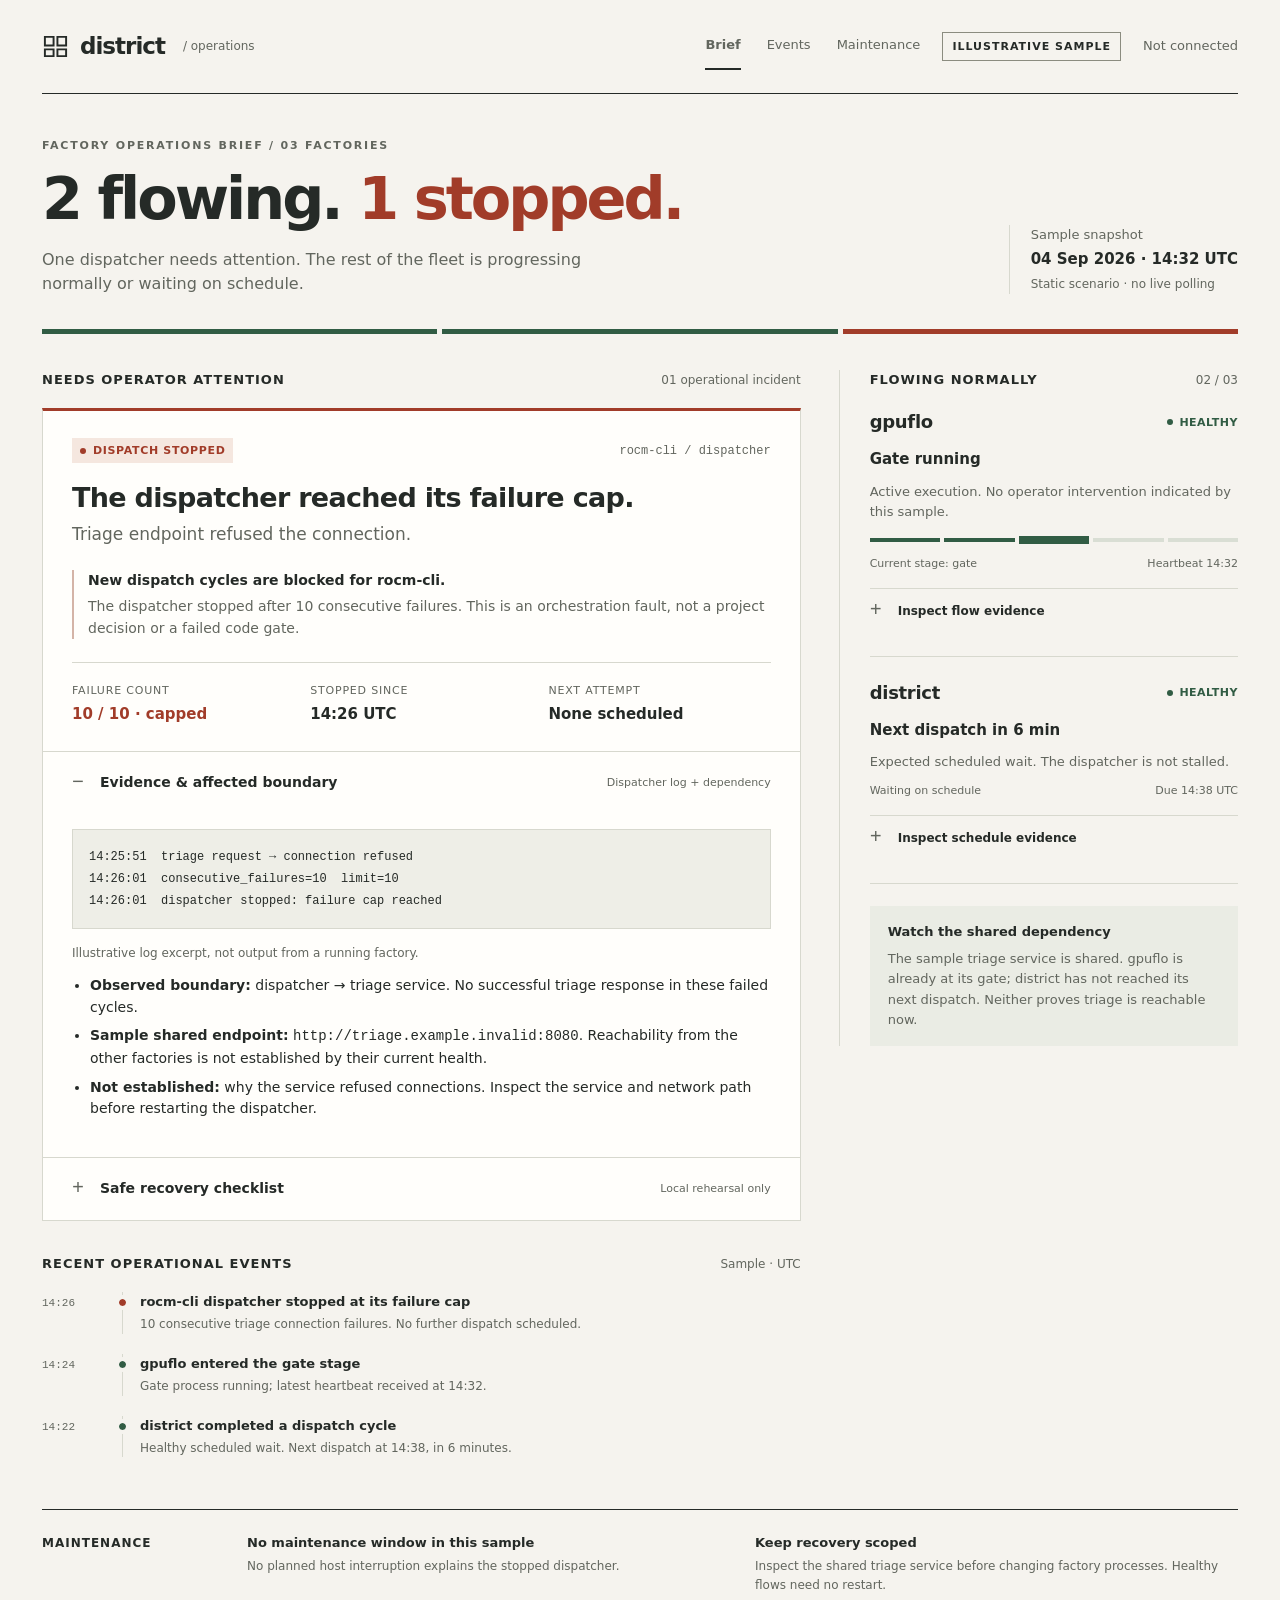
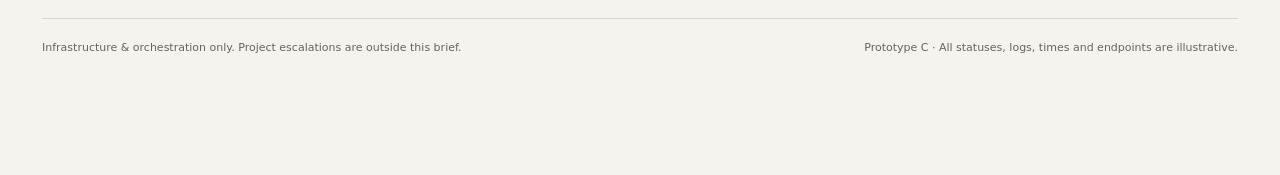
<file: district/prototype-brief.html>
<!doctype html>
<html lang="en">
<head>
<meta charset="utf-8">
<meta name="viewport" content="width=device-width, initial-scale=1">
<meta name="color-scheme" content="light">
<title>District — Operations brief · Prototype C</title>
<style>
:root{--paper:#f5f3ee;--surface:#fffefb;--ink:#252a27;--muted:#62665e;--line:#d7d8ce;--green:#315c44;--green-bg:#e8eee5;--red:#a13c29;--red-bg:#f5e7df;--amber:#785326;--amber-bg:#eee7d6}
*{box-sizing:border-box}
body{margin:0;background:var(--paper);color:var(--ink);font:16px/1.55 system-ui,-apple-system,BlinkMacSystemFont,"Segoe UI",sans-serif;padding:0 42px 120px}
a{color:inherit;text-underline-offset:4px}
a:hover{color:var(--red)}
:focus-visible{outline:3px solid #245cab;outline-offset:5px}
.skip{position:absolute;left:24px;top:-100px;background:var(--surface);padding:12px;z-index:10}.skip:focus{top:12px}
.shell{max-width:1312px;margin:auto}
header{min-height:94px;display:flex;align-items:center;justify-content:space-between;gap:24px;border-bottom:1px solid var(--ink)}
.brand{display:flex;align-items:center;gap:11px;font-size:23px;letter-spacing:-1px;font-weight:750}.brand svg{width:27px;height:27px}
.header-right{display:flex;align-items:center;gap:22px;color:var(--muted);font-size:13px}.sample{border:1px solid #8b8c80;padding:5px 9px;font-size:11px;font-weight:700;text-transform:uppercase;letter-spacing:1px;color:var(--ink)}
nav{display:flex;gap:26px;font-size:13px}nav a{text-decoration:none;padding:12px 0}nav a:first-child{font-weight:700;border-bottom:2px solid var(--ink)}
.hero{padding:43px 0 32px;display:flex;justify-content:space-between;gap:32px;align-items:flex-end}
.eyebrow{font-size:11px;font-weight:750;text-transform:uppercase;letter-spacing:1.8px;margin:0 0 13px;color:var(--muted)}
h1{font-size:clamp(39px,4.6vw,64px);line-height:1.08;font-weight:550;letter-spacing:-3px;margin:0 0 17px}h1 span{color:var(--red)}
.lede{margin:0;color:var(--muted);max-width:610px;font-size:16px}
.snapshot{min-width:176px;border-left:1px solid var(--line);padding-left:21px;font-size:13px;color:var(--muted);margin-bottom:3px}.snapshot strong{display:block;font-size:15px;font-weight:600;color:var(--ink);margin:3px 0}.snapshot small{font-size:12px}
.verdict-line{height:5px;display:flex;gap:5px;margin-bottom:36px}.verdict-line span{flex:1;background:var(--green)}.verdict-line span:last-child{background:var(--red)}
.layout{display:grid;grid-template-columns:minmax(0,1.9fr) minmax(285px,1fr);gap:38px;align-items:start}
.section-heading{display:flex;align-items:center;justify-content:space-between;gap:12px;margin-bottom:18px}.section-heading h2{margin:0;font-size:13px;font-weight:700;letter-spacing:1px;text-transform:uppercase}.section-heading>span{font-size:12px;color:var(--muted)}
.incident{background:var(--surface);border:1px solid var(--line);border-top:3px solid var(--red)}
.incident-top{padding:27px 29px 24px}.incident-meta{display:flex;justify-content:space-between;align-items:center;gap:12px;flex-wrap:wrap;margin-bottom:18px}.tag{display:inline-flex;align-items:center;gap:7px;padding:4px 8px;background:var(--red-bg);color:var(--red);font-size:11px;font-weight:750;letter-spacing:.65px;text-transform:uppercase}.tag:before{content:"";width:6px;height:6px;background:currentColor;border-radius:50%}.incident-meta .mono{font-size:12px;color:var(--muted)}
.mono,code,time{font-family:ui-monospace,SFMono-Regular,Consolas,monospace}h3{margin:0} .incident h3{font-size:27px;letter-spacing:-.7px;font-weight:620;line-height:1.25}.incident h3 span{display:block;font-size:17px;line-height:1.6;font-weight:450;letter-spacing:0;margin-top:6px;color:var(--muted)}
.impact{margin:22px 0 0;padding-left:14px;border-left:2px solid #d4b4a7;font-size:14px}.impact strong{font-weight:650}.impact p{margin:4px 0 0;color:var(--muted)}
.facts{display:grid;grid-template-columns:repeat(3,1fr);gap:16px;margin:23px 0 0;padding-top:19px;border-top:1px solid var(--line)}.facts dt{font-size:11px;text-transform:uppercase;letter-spacing:.8px;color:var(--muted);margin-bottom:4px}.facts dd{margin:0;font-size:15px;font-weight:650}.facts dd.danger{color:var(--red)}
details{border-top:1px solid var(--line)}summary{cursor:pointer;min-height:62px;padding:19px 29px;font-size:14px;font-weight:650;list-style:none;display:flex;align-items:center;gap:12px}summary::-webkit-details-marker{display:none}summary:before{content:"+";font-family:ui-monospace,monospace;font-size:20px;font-weight:400;line-height:1;width:16px;color:var(--muted)}details[open]>summary:before{content:"−"}summary:hover{background:#efefe8}summary small{margin-left:auto;font-size:11px;color:var(--muted);font-weight:450}.detail-body{padding:0 29px 25px;font-size:14px}.detail-body>p:first-child{margin-top:0}.detail-body p{color:var(--muted)}.log{margin:15px 0;padding:16px;background:#eeeee7;border:1px solid var(--line);font-size:12px;line-height:1.85;overflow-wrap:anywhere;white-space:pre-wrap;color:var(--ink)}.evidence-list{padding-left:18px;margin:12px 0}.evidence-list li{margin:7px 0}.note{font-size:12px!important;color:var(--muted)}
.rehearsal{display:block;padding:10px 12px;background:var(--amber-bg);color:var(--amber);font-size:12px;margin-bottom:14px;border-left:2px solid #a9814c}.checklist{border:0;margin:0;padding:0}.checklist legend{font-weight:650;font-size:13px;margin-bottom:10px}.checklist label{display:flex;align-items:flex-start;gap:12px;cursor:pointer;min-height:54px;padding:11px 0;border-bottom:1px solid var(--line)}.checklist label:last-child{border:0}.checklist input{width:18px;height:18px;margin:3px 0 0;flex-shrink:0;accent-color:var(--green)}.checklist strong{display:block;font-size:13px;font-weight:600}.checklist small{display:block;font-size:12px;color:var(--muted);margin-top:3px}.checklist input:checked+span strong{color:var(--green);text-decoration:line-through}
.aside{border-left:1px solid var(--line);padding-left:30px}.factory{border-bottom:1px solid var(--line);padding:0 0 23px;margin-bottom:22px}.factory-line{display:flex;justify-content:space-between;align-items:center;gap:12px}.factory h3{font-size:18px;font-weight:650;letter-spacing:-.3px}.healthy{color:var(--green);font-size:11px;letter-spacing:.5px;font-weight:700;text-transform:uppercase;display:flex;align-items:center;gap:6px}.healthy:before{content:"";width:6px;height:6px;border-radius:50%;background:currentColor}.factory p{font-size:13px;margin:10px 0;color:var(--muted)}.factory .state{display:block;font-size:15px;font-weight:550;color:var(--ink);margin-top:12px}.mini-flow{display:flex;align-items:center;gap:4px;margin:14px 0 11px}.mini-flow span{height:4px;flex:1;background:#d9ded4}.mini-flow .done{background:var(--green)}.mini-flow .current{background:var(--green);height:8px}.factory-footer{font-size:11px;color:var(--muted);display:flex;justify-content:space-between;gap:10px}.factory details{margin-top:16px}.factory summary{padding:10px 0;min-height:44px;font-size:12px}.factory .detail-body{padding:4px 0 0;font-size:12px}.scope{padding:16px 18px;background:#eaece4;font-size:13px}.scope h3{font-size:13px;font-weight:650}.scope p{color:var(--muted);margin:7px 0 0}.scope code{font-size:11px;overflow-wrap:anywhere}
.events{margin-top:33px}.timeline{padding:0;margin:0;list-style:none}.timeline li{display:grid;grid-template-columns:65px 1fr;gap:15px;font-size:13px;padding:0 0 20px}.timeline time{font-size:11px;color:var(--muted);padding-top:3px}.timeline .event-copy{border-left:1px solid var(--line);padding-left:17px;position:relative}.event-copy:before{content:"";position:absolute;left:-4px;top:7px;width:7px;height:7px;border-radius:50%;background:var(--green);outline:4px solid var(--paper)}.timeline li:first-child .event-copy:before{background:var(--red)}.event-copy strong{font-weight:600}.event-copy p{margin:3px 0 0;color:var(--muted);font-size:12px}
.maintenance{display:grid;grid-template-columns:180px 1fr 1fr;gap:25px;border-top:1px solid var(--ink);border-bottom:1px solid var(--line);margin-top:32px;padding:23px 0}.maintenance h2{font-size:12px;letter-spacing:1px;text-transform:uppercase;margin:1px 0}.maintenance div{font-size:13px}.maintenance strong{font-weight:600}.maintenance p{color:var(--muted);font-size:12px;margin:4px 0 0}.footer{display:flex;justify-content:space-between;gap:24px;font-size:11px;color:var(--muted);padding-top:20px}.footer p{margin:0}
@media(min-width:1300px){.incident h3{font-size:30px}}
@media(max-width:960px){body{padding-inline:25px}.layout{gap:25px;grid-template-columns:minmax(0,1.5fr) minmax(255px,1fr)}.aside{padding-left:22px}.incident-top,summary{padding-left:21px;padding-right:21px}.detail-body{padding-left:21px;padding-right:21px}.hero{gap:20px}h1{letter-spacing:-2px}.facts{gap:8px}.facts dd{font-size:13px}nav{display:none}}
@media(max-width:720px){body{padding:0 20px 120px}header{min-height:80px}.header-right{gap:10px}.header-right>span:last-child{display:none}.hero{padding-top:29px;display:block}h1{font-size:43px;letter-spacing:-2px}.snapshot{border:0;padding:0;margin-top:22px;display:flex;gap:10px;align-items:center;flex-wrap:wrap}.snapshot strong{font-size:13px;margin:0}.snapshot small{display:none}.layout{display:block}.aside{border:0;padding:0;margin-top:32px}.verdict-line{margin-bottom:25px}.incident h3{font-size:26px}.incident h3 span{font-size:16px}.facts{grid-template-columns:1fr 1fr 1fr}.facts dt{font-size:10px}.facts dd{font-size:12px}summary small{display:none}.maintenance{grid-template-columns:1fr;gap:16px}.footer{display:block}.footer p+p{margin-top:8px}.lede{font-size:14px}.section-heading>span{font-size:11px}}
@media(prefers-reduced-motion:no-preference){summary{transition:background .15s ease}}
</style>
</head>
<body>
<!-- Throwaway variant C: incident-first operations brief. Parent provides the A/B/C route switcher. -->
<a class="skip" href="#main">Skip to operations brief</a>
<div class="shell">
<header>
  <div class="brand"><svg viewBox="0 0 28 28" fill="none" aria-hidden="true"><path d="M3 4h9v9H3zM16 4h9v9h-9zM3 17h9v7H3zM16 17h9v7h-9z" stroke="currentColor" stroke-width="2"/></svg>district<span style="font-size:12px;font-weight:450;letter-spacing:0;color:var(--muted);margin-left:7px">/ operations</span></div>
  <div class="header-right"><nav aria-label="On this page"><a href="#main">Brief</a><a href="#events">Events</a><a href="#maintenance">Maintenance</a></nav><span class="sample">Illustrative sample</span><span>Not connected</span></div>
</header>
<main id="main">
  <section class="hero" aria-labelledby="verdict">
    <div><p class="eyebrow">Factory operations brief / 03 factories</p><h1 id="verdict">2 flowing. <span>1 stopped.</span></h1><p class="lede">One dispatcher needs attention. The rest of the fleet is progressing normally or waiting on schedule.</p></div>
    <div class="snapshot">Sample snapshot<strong>04 Sep 2026 · 14:32 UTC</strong><small>Static scenario · no live polling</small></div>
  </section>
  <div class="verdict-line" aria-hidden="true"><span></span><span></span><span></span></div>
  <div class="layout">
    <div>
      <div class="section-heading"><h2>Needs operator attention</h2><span>01 operational incident</span></div>
      <article class="incident" aria-labelledby="incident-title">
        <div class="incident-top">
          <div class="incident-meta"><span class="tag">Dispatch stopped</span><span class="mono">rocm-cli / dispatcher</span></div>
          <h3 id="incident-title">The dispatcher reached its failure cap.<span>Triage endpoint refused the connection.</span></h3>
          <div class="impact"><strong>New dispatch cycles are blocked for rocm-cli.</strong><p>The dispatcher stopped after 10 consecutive failures. This is an orchestration fault, not a project decision or a failed code gate.</p></div>
          <dl class="facts"><div><dt>Failure count</dt><dd class="danger">10 / 10 · capped</dd></div><div><dt>Stopped since</dt><dd>14:26 UTC</dd></div><div><dt>Next attempt</dt><dd>None scheduled</dd></div></dl>
        </div>
        <details open>
          <summary>Evidence &amp; affected boundary <small>Dispatcher log + dependency</small></summary>
          <div class="detail-body">
            <pre class="log">14:25:51  triage request → connection refused
14:26:01  consecutive_failures=10  limit=10
14:26:01  dispatcher stopped: failure cap reached</pre>
            <p class="note">Illustrative log excerpt, not output from a running factory.</p>
            <ul class="evidence-list"><li><strong>Observed boundary:</strong> dispatcher → triage service. No successful triage response in these failed cycles.</li><li><strong>Sample shared endpoint:</strong> <code>http://triage.example.invalid:8080</code>. Reachability from the other factories is not established by their current health.</li><li><strong>Not established:</strong> why the service refused connections. Inspect the service and network path before restarting the dispatcher.</li></ul>
          </div>
        </details>
        <details>
          <summary>Safe recovery checklist <small>Local rehearsal only</small></summary>
          <div class="detail-body">
            <span class="rehearsal"><strong>Rehearsal — no commands executed.</strong> Checkboxes are local, unsaved notes. They do not change fleet state.</span>
            <fieldset class="checklist"><legend>Review before taking action outside this prototype</legend>
              <label><input type="checkbox"><span><strong>Confirm the configured endpoint and service owner</strong><small>Use the actual factory configuration, not the sample address shown here.</small></span></label>
              <label><input type="checkbox"><span><strong>Inspect the triage service and its network path</strong><small>Confirm that the expected listener is available from the rocm-cli host. Preserve failure logs.</small></span></label>
              <label><input type="checkbox"><span><strong>Plan a scoped recovery of rocm-cli</strong><small>Follow the installed runbook; confirm no duplicate dispatcher is active before resuming. Do not raise the failure cap to hide the fault.</small></span></label>
              <label><input type="checkbox"><span><strong>Observe a successful dispatch cycle</strong><small>Check triage success, a fresh dispatcher heartbeat and stable failure count. If it fails again, stop and inspect rather than repeatedly restarting.</small></span></label>
            </fieldset>
          </div>
        </details>
      </article>
      <section class="events" id="events" aria-labelledby="events-title">
        <div class="section-heading"><h2 id="events-title">Recent operational events</h2><span>Sample · UTC</span></div>
        <ol class="timeline">
          <li><time datetime="2026-09-04T14:26:01Z">14:26</time><div class="event-copy"><strong>rocm-cli dispatcher stopped at its failure cap</strong><p>10 consecutive triage connection failures. No further dispatch scheduled.</p></div></li>
          <li><time datetime="2026-09-04T14:24:00Z">14:24</time><div class="event-copy"><strong>gpuflo entered the gate stage</strong><p>Gate process running; latest heartbeat received at 14:32.</p></div></li>
          <li><time datetime="2026-09-04T14:22:00Z">14:22</time><div class="event-copy"><strong>district completed a dispatch cycle</strong><p>Healthy scheduled wait. Next dispatch at 14:38, in 6 minutes.</p></div></li>
        </ol>
      </section>
    </div>
    <aside class="aside" aria-labelledby="healthy-title">
      <div class="section-heading"><h2 id="healthy-title">Flowing normally</h2><span>02 / 03</span></div>
      <article class="factory">
        <div class="factory-line"><h3>gpuflo</h3><span class="healthy">Healthy</span></div>
        <span class="state">Gate running</span><p>Active execution. No operator intervention indicated by this sample.</p>
        <div class="mini-flow" aria-hidden="true"><span class="done"></span><span class="done"></span><span class="current"></span><span></span><span></span></div>
        <div class="factory-footer"><span>Current stage: gate</span><span>Heartbeat 14:32</span></div>
        <details><summary>Inspect flow evidence</summary><div class="detail-body"><p>Dispatcher active. Worker handed execution to the gate at 14:24. Gate heartbeat is current at the snapshot; there is no gate result yet.</p><p><strong>Healthy means progressing</strong> — it does not mean the gate has passed.</p></div></details>
      </article>
      <article class="factory">
        <div class="factory-line"><h3>district</h3><span class="healthy">Healthy</span></div>
        <span class="state">Next dispatch in 6 min</span><p>Expected scheduled wait. The dispatcher is not stalled.</p>
        <div class="factory-footer"><span>Waiting on schedule</span><span>Due 14:38 UTC</span></div>
        <details><summary>Inspect schedule evidence</summary><div class="detail-body"><p>Previous dispatch completed at 14:22. Scheduler remains enabled with its next wake at 14:38. No repeated dispatcher failures in this sample.</p><p>The 6-minute countdown is illustrative and does not tick.</p></div></details>
      </article>
      <div class="scope"><h3>Watch the shared dependency</h3><p>The sample triage service is shared. gpuflo is already at its gate; district has not reached its next dispatch. Neither proves triage is reachable now.</p></div>
    </aside>
  </div>
  <section class="maintenance" id="maintenance" aria-labelledby="maintenance-title">
    <h2 id="maintenance-title">Maintenance</h2>
    <div><strong>No maintenance window in this sample</strong><p>No planned host interruption explains the stopped dispatcher.</p></div>
    <div><strong>Keep recovery scoped</strong><p>Inspect the shared triage service before changing factory processes. Healthy flows need no restart.</p></div>
  </section>
</main>
<footer class="footer"><p>Infrastructure &amp; orchestration only. Project escalations are outside this brief.</p><p>Prototype C · All statuses, logs, times and endpoints are illustrative.</p></footer>
</div>
</body>
</html>
</file>
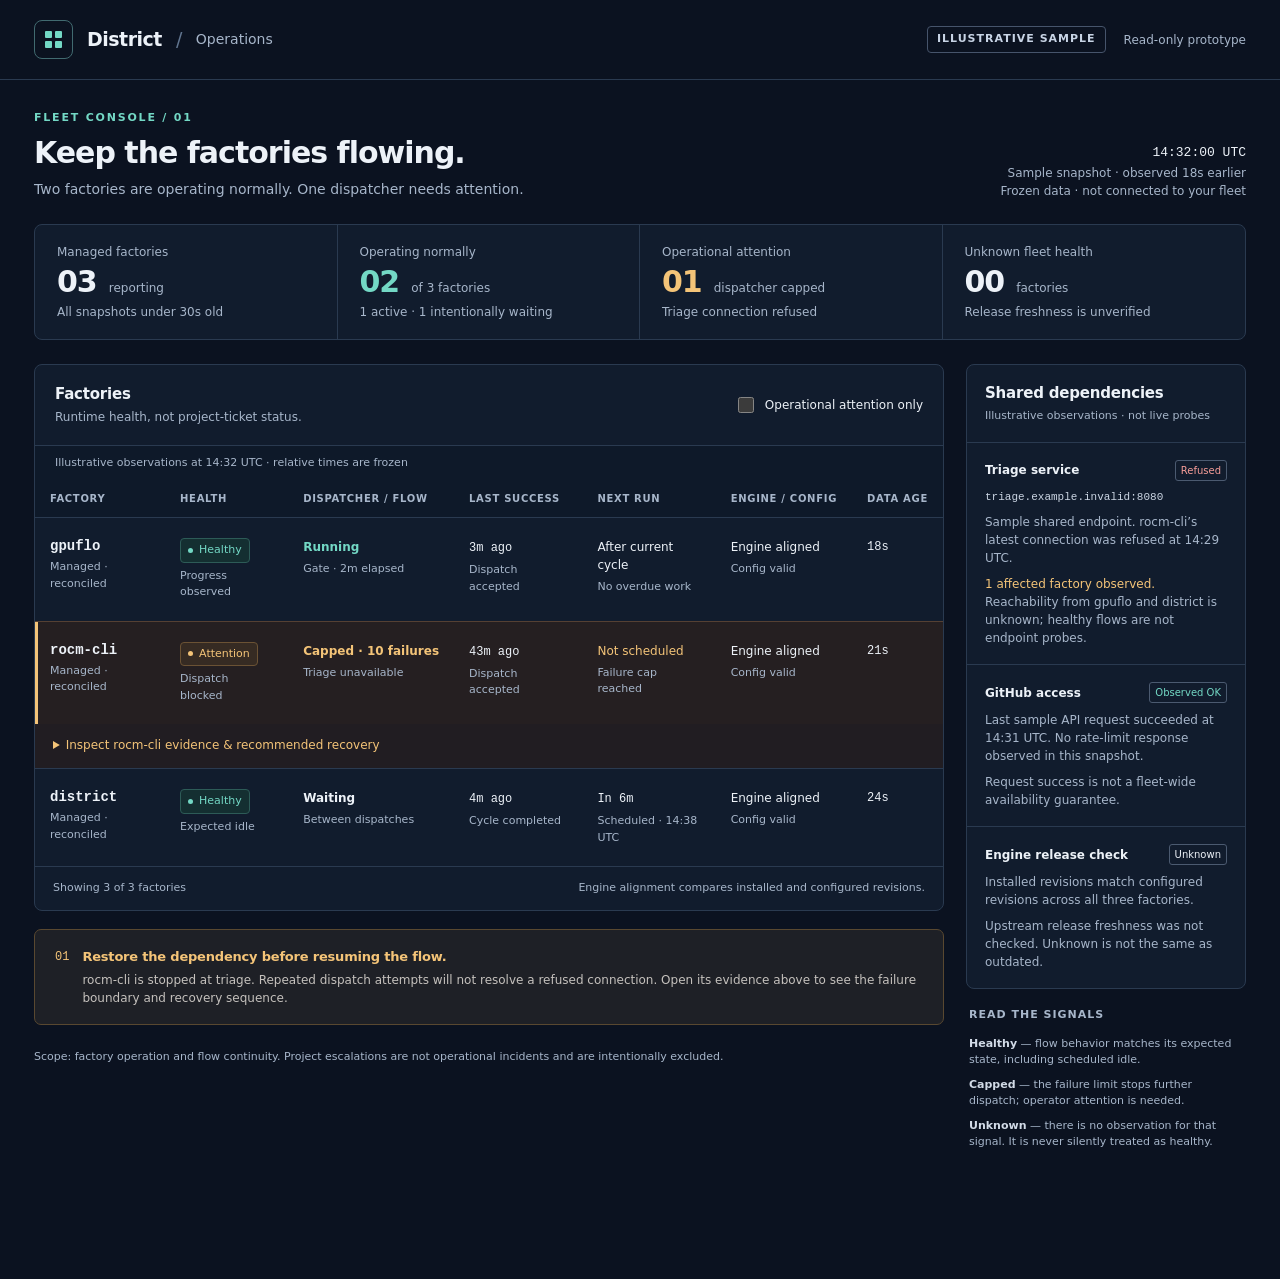
<file: district/prototype-fleet.html>
<!doctype html>
<html lang="en">
<head>
<meta charset="utf-8">
<meta name="viewport" content="width=device-width, initial-scale=1">
<title>District — Fleet console prototype</title>
<style>
:root{color-scheme:dark;--bg:#0b1220;--surface:#111c2d;--raised:#162337;--line:#2a3a50;--text:#edf2f8;--muted:#a7b6ca;--teal:#73d8c5;--amber:#f4c478;--red:#f79d98;--mono:ui-monospace,SFMono-Regular,Consolas,monospace}
*{box-sizing:border-box}body{margin:0;background:var(--bg);color:var(--text);font:14px/1.5 system-ui,-apple-system,BlinkMacSystemFont,"Segoe UI",sans-serif}button,input{font:inherit}a{color:var(--teal)}:focus-visible{outline:2px solid var(--teal);outline-offset:5px}header{border-bottom:1px solid var(--line);padding:20px 34px;display:flex;align-items:center;justify-content:space-between;gap:18px}.brand{display:flex;align-items:center;gap:14px;font-size:19px;letter-spacing:-.5px}.mark{display:grid;grid-template-columns:repeat(2,7px);gap:3px;padding:10px;border:1px solid #416a70;border-radius:8px}.mark i{width:7px;height:7px;background:var(--teal);border-radius:1px}.brand strong{font-weight:650}.slash{color:#61758f}.brand span:last-child{font-size:14px;letter-spacing:0;color:var(--muted)}.header-meta{color:var(--muted);font-size:12px;display:flex;gap:18px;align-items:center}.sample{padding:4px 9px;border:1px solid #46546b;border-radius:4px;color:#c8d4e5;font-size:11px;font-weight:650;letter-spacing:1px;text-transform:uppercase}main{max-width:1680px;margin:auto;padding:30px 34px 120px}.page-title{display:flex;justify-content:space-between;align-items:flex-end;gap:20px;margin-bottom:24px}.eyebrow{font-size:11px;font-weight:650;letter-spacing:1.8px;text-transform:uppercase;color:var(--teal);margin:0 0 8px}h1{font-size:30px;font-weight:620;letter-spacing:-1px;line-height:1.2;margin:0 0 8px}.subtitle{color:var(--muted);margin:0;max-width:640px}.snapshot{text-align:right;flex-shrink:0;color:var(--muted);font-size:12px}.snapshot strong{display:block;font:13px var(--mono);color:var(--text);margin-bottom:4px}.metrics{display:grid;grid-template-columns:repeat(4,1fr);border:1px solid var(--line);border-radius:8px;background:var(--surface);margin-bottom:24px;overflow:hidden}.metric{padding:18px 22px;border-right:1px solid var(--line)}.metric:last-child{border:0}.metric-label{color:var(--muted);font-size:12px}.metric-value{display:flex;gap:12px;align-items:baseline;margin:3px 0}.metric-value strong{font-size:30px;line-height:1.2;font-weight:580;font-variant-numeric:tabular-nums;letter-spacing:-1px}.metric-value span{font-size:12px;color:var(--muted)}.metric-note{font-size:12px;color:var(--muted)}.good{color:var(--teal)}.warn{color:var(--amber)}.bad{color:var(--red)}.workspace{display:grid;grid-template-columns:minmax(0,1fr) 280px;align-items:start;gap:22px}.panel{border:1px solid var(--line);border-radius:8px;overflow:hidden;background:var(--surface)}.panel-heading{padding:18px 20px;display:flex;align-items:center;justify-content:space-between;gap:16px;border-bottom:1px solid var(--line)}h2{margin:0;font-size:15px;font-weight:620;letter-spacing:-.2px}.panel-heading p{margin:3px 0 0;color:var(--muted);font-size:12px}.filter{display:flex;align-items:center;gap:8px;font-size:12px;cursor:pointer;min-height:44px}.filter input{width:16px;height:16px;accent-color:var(--teal);cursor:pointer}.table-scroll{overflow-x:auto}table{width:100%;border-collapse:collapse;min-width:870px;text-align:left}caption{padding:9px 20px;text-align:left;background:#0e1929;color:var(--muted);font-size:11px}th{padding:11px 15px;background:#0e1929;color:var(--muted);font-size:10px;font-weight:600;letter-spacing:.7px;text-transform:uppercase;white-space:nowrap}td{padding:20px 15px;border-top:1px solid var(--line);vertical-align:top;font-size:12px}.factory-name{font:600 14px var(--mono);margin:0 0 5px;white-space:nowrap}.secondary{display:block;color:var(--muted);font-size:11px;margin-top:5px}.pill{display:inline-flex;align-items:center;gap:6px;padding:3px 7px;border:1px solid #2d5b57;border-radius:4px;background:#142f31;color:var(--teal);font-size:11px;white-space:nowrap}.pill::before{content:"";width:5px;height:5px;flex:none;background:currentColor;border-radius:50%}.pill.attention{color:var(--amber);border-color:#6b5234;background:#362b23}.dispatcher{font-weight:560;white-space:nowrap}.mono{font-family:var(--mono);font-variant-numeric:tabular-nums}.incident td{background:#251f21;border-top-color:#554033}.incident td:first-child{box-shadow:inset 3px 0 var(--amber)}.evidence-row td{padding:0;background:#211d22;border-top:0}.evidence-row summary{min-height:44px;padding:12px 18px;color:var(--amber);font-size:12px;cursor:pointer}.evidence-row summary:hover{background:#30262a}.evidence{padding:3px 20px 20px;border-top:1px solid #49382f}.evidence-grid{display:grid;grid-template-columns:1fr 1fr;gap:22px}.evidence h3{font-size:12px;margin:16px 0 8px}.evidence p{color:#c7bac0;margin:8px 0;font-size:12px}.evidence code{overflow-wrap:anywhere;white-space:normal;color:var(--red)}.evidence dl{margin:0}.evidence dl div{display:flex;justify-content:space-between;gap:16px;margin:6px 0;font-size:12px}.evidence dt{color:#c7bac0}.evidence dd{margin:0;text-align:right}.failures{display:flex;gap:5px;margin:10px 0}.failures span{height:6px;flex:1;background:#c78360;border-radius:2px}.recommendation{border-left:2px solid var(--amber);padding:0 0 0 12px;margin-top:14px}.recommendation strong{color:var(--amber)}.table-footer{border-top:1px solid var(--line);padding:13px 18px;display:flex;justify-content:space-between;gap:12px;color:var(--muted);font-size:11px}.attention-note{margin-top:18px;padding:17px 20px;background:#1e2026;border:1px solid #594830;border-radius:7px;display:flex;gap:13px}.attention-index{color:var(--amber);font:12px var(--mono);padding-top:3px}.attention-note h2{font-size:13px;color:var(--amber);margin:0 0 5px}.attention-note p{margin:0;color:#c5c1bd;font-size:12px}.sidebar-title{padding:17px 18px;border-bottom:1px solid var(--line)}.sidebar-title p{font-size:11px;color:var(--muted);margin:4px 0 0}.dependency{padding:17px 18px;border-bottom:1px solid var(--line)}.dependency:last-child{border:0}.dependency-head{display:flex;align-items:center;justify-content:space-between;gap:8px;font-size:12px;font-weight:600}.dependency p{font-size:12px;color:var(--muted);margin:8px 0 0}.dependency code{display:block;margin-top:8px;font-size:11px;color:#cbd5e3;overflow-wrap:anywhere}.small-label{font-size:10px;font-weight:500;border:1px solid #4b5a70;border-radius:3px;padding:2px 5px;white-space:nowrap}.definition{margin-top:18px;padding:0 3px}.definition h3{font-size:11px;text-transform:uppercase;letter-spacing:1px;color:var(--muted);margin:0 0 12px}.definition p{color:var(--muted);font-size:11px;margin:8px 0}.definition strong{color:#d2dbe7;font-weight:550}.footnote{margin-top:24px;font-size:11px;color:var(--muted)}[hidden]{display:none!important}@media(min-width:1500px){td,th{padding-left:20px;padding-right:20px}.workspace{grid-template-columns:minmax(0,1fr) 300px}}@media(max-width:1200px){.workspace{grid-template-columns:1fr}aside{display:grid;grid-template-columns:2fr 1fr;gap:24px}.definition{padding:0 10px}.dependencies{display:grid;grid-template-columns:repeat(3,1fr)}.dependency{border-bottom:0;border-right:1px solid var(--line)}.dependency:last-child{border-right:0}}@media(max-width:700px){header{padding:16px 18px}.header-meta>span:last-child{display:none}.brand{gap:10px}.brand span:last-child{font-size:12px}.mark{padding:7px}main{padding:24px 18px 120px}.page-title{display:block}h1{font-size:27px}.snapshot{text-align:left;margin-top:16px}.snapshot strong{display:inline;margin-right:8px}.metrics{grid-template-columns:1fr 1fr}.metric{padding:15px;border-bottom:1px solid var(--line)}.metric:nth-child(2){border-right:0}.metric:nth-child(3){border-bottom:0}.metric-value strong{font-size:27px}.metric-value{gap:8px}.panel-heading{align-items:flex-start;flex-direction:column;gap:4px;padding:14px 16px}.filter{min-height:38px}.workspace{gap:18px}aside{display:block}.dependencies{display:block}.dependency{border-right:0;border-bottom:1px solid var(--line)}.definition{margin-top:22px;padding:0}.table-footer{flex-direction:column;gap:4px}.header-meta{gap:0}.sample{font-size:9px}.subtitle{font-size:13px}}
.workspace > section{min-width:0}
</style>
</head>
<body>
<!-- Throwaway variant A: fleet-first operational scan. Parent supplies the shared variant switcher. -->
<header>
  <div class="brand"><span class="mark" aria-hidden="true"><i></i><i></i><i></i><i></i></span><strong>District</strong><span class="slash">/</span><span>Operations</span></div>
  <div class="header-meta"><span class="sample">Illustrative sample</span><span>Read-only prototype</span></div>
</header>
<main>
  <div class="page-title">
    <div><p class="eyebrow">Fleet console / 01</p><h1>Keep the factories flowing.</h1><p class="subtitle">Two factories are operating normally. One dispatcher needs attention.</p></div>
    <div class="snapshot"><strong>14:32:00 UTC</strong>Sample snapshot · observed 18s earlier<br>Frozen data · not connected to your fleet</div>
  </div>
  <section class="metrics" aria-label="Fleet summary, illustrative data">
    <div class="metric"><div class="metric-label">Managed factories</div><div class="metric-value"><strong>03</strong><span>reporting</span></div><div class="metric-note">All snapshots under 30s old</div></div>
    <div class="metric"><div class="metric-label">Operating normally</div><div class="metric-value"><strong class="good">02</strong><span>of 3 factories</span></div><div class="metric-note">1 active · 1 intentionally waiting</div></div>
    <div class="metric"><div class="metric-label">Operational attention</div><div class="metric-value"><strong class="warn">01</strong><span>dispatcher capped</span></div><div class="metric-note">Triage connection refused</div></div>
    <div class="metric"><div class="metric-label">Unknown fleet health</div><div class="metric-value"><strong>00</strong><span>factories</span></div><div class="metric-note">Release freshness is unverified</div></div>
  </section>
  <div class="workspace">
    <section aria-labelledby="factory-heading">
      <div class="panel">
        <div class="panel-heading"><div><h2 id="factory-heading">Factories</h2><p>Runtime health, not project-ticket status.</p></div><label class="filter"><input type="checkbox" id="attention-only">Operational attention only</label></div>
        <div class="table-scroll" tabindex="0" role="region" aria-label="Factory operations table; scroll horizontally on small screens">
          <table>
            <caption>Illustrative observations at 14:32 UTC · relative times are frozen</caption>
            <thead><tr><th scope="col">Factory</th><th scope="col">Health</th><th scope="col">Dispatcher / flow</th><th scope="col">Last success</th><th scope="col">Next run</th><th scope="col">Engine / config</th><th scope="col">Data age</th></tr></thead>
            <tbody>
              <tr class="factory-row" data-attention="false"><td><div class="factory-name">gpuflo</div><span class="secondary">Managed · reconciled</span></td><td><span class="pill">Healthy</span><span class="secondary">Progress observed</span></td><td><span class="dispatcher good">Running</span><span class="secondary">Gate · 2m elapsed</span></td><td><span class="mono">3m ago</span><span class="secondary">Dispatch accepted</span></td><td>After current cycle<span class="secondary">No overdue work</span></td><td>Engine aligned<span class="secondary">Config valid</span></td><td class="mono">18s</td></tr>
              <tr class="factory-row incident" data-attention="true"><td><div class="factory-name">rocm-cli</div><span class="secondary">Managed · reconciled</span></td><td><span class="pill attention">Attention</span><span class="secondary">Dispatch blocked</span></td><td><span class="dispatcher warn">Capped · 10 failures</span><span class="secondary bad">Triage unavailable</span></td><td><span class="mono">43m ago</span><span class="secondary">Dispatch accepted</span></td><td class="warn">Not scheduled<span class="secondary">Failure cap reached</span></td><td>Engine aligned<span class="secondary">Config valid</span></td><td class="mono">21s</td></tr>
              <tr class="evidence-row" data-attention="true"><td colspan="7"><details id="rocm-evidence"><summary>Inspect rocm-cli evidence &amp; recommended recovery</summary><div class="evidence"><div class="evidence-grid"><div><h3>Consecutive dispatcher failures</h3><div class="failures" aria-hidden="true"><span></span><span></span><span></span><span></span><span></span><span></span><span></span><span></span><span></span><span></span></div><p>10 of 10 allowed attempts failed. Dispatch is capped, not merely waiting for its next interval.</p><dl><div><dt>First failure</dt><dd class="mono">13:52 UTC</dd></div><div><dt>Most recent failure</dt><dd class="mono">14:29 UTC</dd></div><div><dt>Current flow position</dt><dd>Triage → blocked before worker</dd></div></dl></div><div><h3>Latest error · illustrative log excerpt</h3><p><code>ConnectionRefusedError: [Errno 111] Connection refused</code></p><p><code>POST http://triage.example.invalid:8080/v1/triage</code></p><p>This is a sample endpoint, not a discovered service. A refused connection does not establish whether the host, listener, or routing is at fault.</p></div></div><div class="recommendation"><p><strong>Recommended sequence</strong></p><p>Check triage service reachability from the factory host. Restore the listener or correct the endpoint, then deliberately resume the dispatcher after confirming connectivity. Verify a successful triage-to-worker transition.</p><p>Read-only evidence. Nothing is restarted, resumed, or changed here.</p></div></div></details></td></tr>
              <tr class="factory-row" data-attention="false"><td><div class="factory-name">district</div><span class="secondary">Managed · reconciled</span></td><td><span class="pill">Healthy</span><span class="secondary">Expected idle</span></td><td><span class="dispatcher">Waiting</span><span class="secondary">Between dispatches</span></td><td><span class="mono">4m ago</span><span class="secondary">Cycle completed</span></td><td><span class="mono">In 6m</span><span class="secondary">Scheduled · 14:38 UTC</span></td><td>Engine aligned<span class="secondary">Config valid</span></td><td class="mono">24s</td></tr>
            </tbody>
          </table>
        </div>
        <div class="table-footer"><span id="visible-count" role="status" aria-live="polite">Showing 3 of 3 factories</span><span>Engine alignment compares installed and configured revisions.</span></div>
      </div>
      <div class="attention-note"><span class="attention-index" aria-hidden="true">01</span><div><h2>Restore the dependency before resuming the flow.</h2><p>rocm-cli is stopped at triage. Repeated dispatch attempts will not resolve a refused connection. Open its evidence above to see the failure boundary and recovery sequence.</p></div></div>
      <p class="footnote">Scope: factory operation and flow continuity. Project escalations are not operational incidents and are intentionally excluded.</p>
    </section>
    <aside aria-label="Shared dependency context">
      <section class="panel"><div class="sidebar-title"><h2>Shared dependencies</h2><p>Illustrative observations · not live probes</p></div><div class="dependencies">
        <div class="dependency"><div class="dependency-head"><span>Triage service</span><span class="small-label bad">Refused</span></div><code>triage.example.invalid:8080</code><p>Sample shared endpoint. rocm-cli’s latest connection was refused at 14:29 UTC.</p><p><span class="warn">1 affected factory observed.</span> Reachability from gpuflo and district is unknown; healthy flows are not endpoint probes.</p></div>
        <div class="dependency"><div class="dependency-head"><span>GitHub access</span><span class="small-label good">Observed OK</span></div><p>Last sample API request succeeded at 14:31 UTC. No rate-limit response observed in this snapshot.</p><p>Request success is not a fleet-wide availability guarantee.</p></div>
        <div class="dependency"><div class="dependency-head"><span>Engine release check</span><span class="small-label">Unknown</span></div><p>Installed revisions match configured revisions across all three factories.</p><p>Upstream release freshness was not checked. Unknown is not the same as outdated.</p></div>
      </div></section>
      <section class="definition" aria-label="Status definitions"><h3>Read the signals</h3><p><strong>Healthy</strong> — flow behavior matches its expected state, including scheduled idle.</p><p><strong>Capped</strong> — the failure limit stops further dispatch; operator attention is needed.</p><p><strong>Unknown</strong> — there is no observation for that signal. It is never silently treated as healthy.</p></section>
    </aside>
  </div>
</main>
<script>
const filter = document.getElementById('attention-only');
filter.addEventListener('change', () => {
  document.querySelectorAll('tbody tr[data-attention]').forEach(row => {
    row.hidden = filter.checked && row.dataset.attention !== 'true';
  });
  const visible = document.querySelectorAll('.factory-row:not([hidden])').length;
  document.getElementById('visible-count').textContent = `Showing ${visible} of 3 factories${filter.checked ? ' · operational attention only' : ''}`;
});
</script>
</body>
</html>
</file>
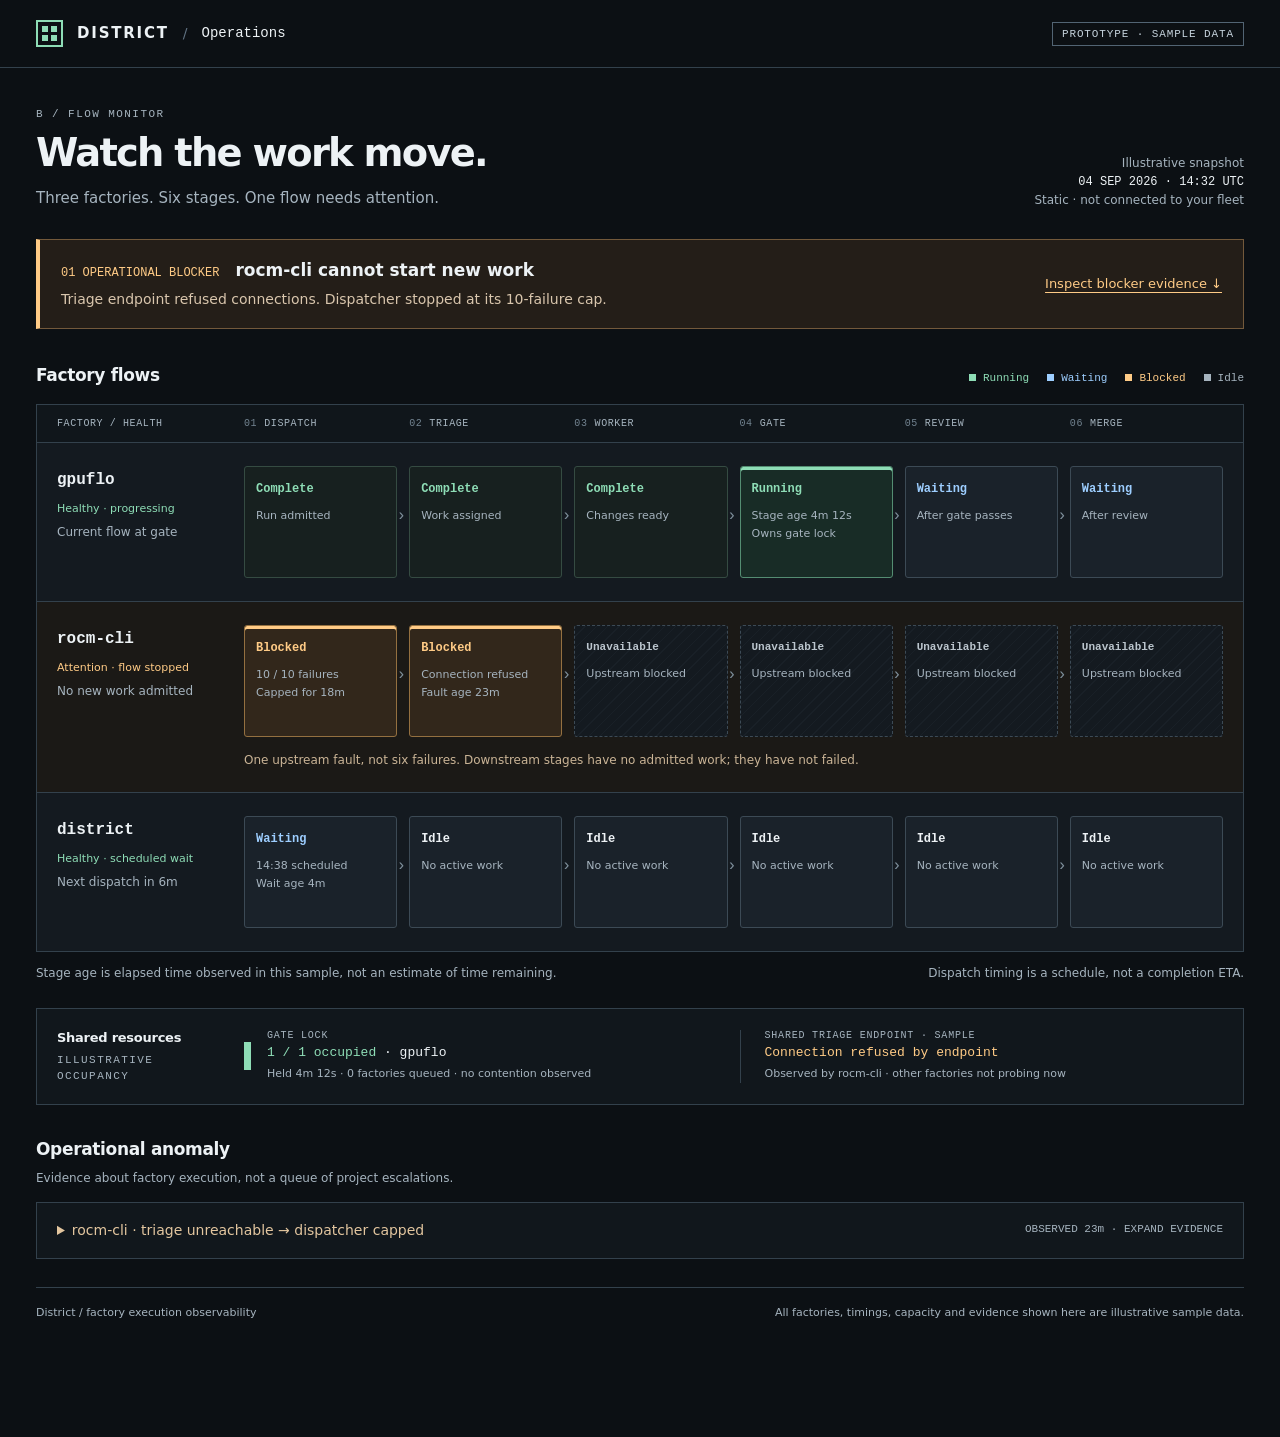
<file: district/prototype-flow.html>
<!doctype html>
<html lang="en">
<head>
<meta charset="utf-8">
<meta name="viewport" content="width=device-width,initial-scale=1">
<meta name="color-scheme" content="dark">
<title>District — Flow monitor prototype</title>
<style>
:root{--bg:#0c1014;--surface:#141a20;--raised:#1b232b;--line:#33414c;--text:#edf2f5;--muted:#a6b4bf;--green:#8eddb6;--amber:#ffcb86;--blue:#9dceff;--mono:ui-monospace,SFMono-Regular,Consolas,monospace;--sans:system-ui,-apple-system,BlinkMacSystemFont,"Segoe UI",sans-serif}*{box-sizing:border-box}body{margin:0;background:var(--bg);color:var(--text);font:14px/1.5 var(--sans);padding-bottom:115px}a{color:inherit;text-underline-offset:4px}a:focus-visible,summary:focus-visible{outline:3px solid var(--blue);outline-offset:5px}header{border-bottom:1px solid var(--line);padding:20px 36px;display:flex;align-items:center;justify-content:space-between;gap:20px}.identity{display:flex;gap:14px;align-items:center}.mark{width:27px;height:27px;border:2px solid var(--green);display:grid;grid-template-columns:1fr 1fr;gap:3px;padding:4px}.mark span{background:var(--green)}.wordmark{font-weight:750;letter-spacing:.12em;font-size:15px}.slash{color:#617383}.mono,.eyebrow,.stage-name,.state{font-family:var(--mono)}.eyebrow{font-size:11px;text-transform:uppercase;letter-spacing:.13em;color:var(--muted)}.sample{border:1px solid #526473;color:#c5d2dc;padding:5px 9px;font:11px var(--mono);letter-spacing:.08em}main{max-width:1660px;margin:auto;padding:38px 36px 0}.intro{display:flex;justify-content:space-between;gap:28px;align-items:flex-end;margin-bottom:30px}h1{font-size:clamp(30px,3vw,44px);letter-spacing:-.045em;line-height:1.15;margin:8px 0 12px;font-weight:650}.subtitle{color:var(--muted);margin:0;font-size:15px}.snapshot{text-align:right;color:var(--muted);white-space:nowrap;font-size:12px}.snapshot strong{color:var(--text);font-weight:500}.signal{border:1px solid #73593b;border-left:4px solid var(--amber);background:#241e18;padding:18px 21px;display:flex;align-items:center;justify-content:space-between;gap:24px;margin-bottom:34px}.signal strong{font-size:17px;font-weight:600}.signal p{margin:5px 0 0;color:#d9c6ad}.signal a{white-space:nowrap;color:var(--amber);font-size:13px}.signal .count{font:12px var(--mono);color:var(--amber);margin-right:16px}.section-heading{display:flex;justify-content:space-between;align-items:baseline;gap:18px;margin-bottom:16px}h2{font-size:17px;margin:0;font-weight:600;letter-spacing:-.02em}.legend{display:flex;gap:18px;flex-wrap:wrap;font:11px var(--mono);color:var(--muted)}.legend span:before{content:"";width:7px;height:7px;display:inline-block;margin-right:7px;background:currentColor}.legend .running{color:var(--green)}.legend .blocked{color:var(--amber)}.legend .waiting{color:var(--blue)}.matrix{border:1px solid var(--line);background:var(--surface)}.axis{display:grid;grid-template-columns:175px repeat(6,minmax(0,1fr));gap:12px;padding:13px 20px;background:#10161b;border-bottom:1px solid var(--line);color:var(--muted);font:10px var(--mono);letter-spacing:.06em;text-transform:uppercase}.axis .number{color:#728390;margin-right:7px}.lane{padding:23px 20px;display:grid;grid-template-columns:175px minmax(0,1fr);gap:12px;border-bottom:1px solid var(--line)}.lane:last-child{border:0}.factory{padding-top:5px}.factory h3{font:600 16px var(--mono);margin:0 0 8px}.factory p{color:var(--muted);font-size:12px;margin:5px 0 0}.health{font-size:11px;color:var(--green)}.health.attention{color:var(--amber)}.stages{display:grid;grid-template-columns:repeat(6,minmax(0,1fr));gap:12px;list-style:none;margin:0;padding:0}.stage{position:relative;background:#1a222a;border:1px solid #3c4a55;border-radius:3px;padding:13px 11px 12px;min-width:0;min-height:112px}.stage:not(:last-child):after{content:"›";position:absolute;right:-10px;top:40px;color:#7e8f9b;font:16px var(--mono)}.stage-name{font-size:10px;color:var(--muted);margin-bottom:8px;text-transform:uppercase;letter-spacing:.06em;display:none}.state{font-size:12px;font-weight:600;display:block}.stage p{margin:9px 0 0;color:var(--muted);font-size:11px;line-height:1.6;overflow-wrap:anywhere}.stage.active{background:#182c26;border-color:#548d72;box-shadow:inset 0 3px 0 var(--green)}.stage.active .state,.stage.complete .state{color:var(--green)}.stage.complete{background:#17201f;border-color:#354b42}.stage.block{background:#32271b;border-color:#947040;box-shadow:inset 0 3px 0 var(--amber)}.stage.block .state{color:var(--amber)}.stage.wait .state{color:var(--blue)}.stage.unavailable{background:repeating-linear-gradient(135deg,#141a20,#141a20 7px,#192027 7px,#192027 8px);border-style:dashed}.stage.unavailable .state{font-size:11px;color:#bcc6ce}.lane-note{grid-column:2;margin:0;color:#cab496;font-size:12px;padding-top:2px}.lane.issue{background:#1b1916}.matrix-foot{color:var(--muted);font-size:12px;margin:12px 0 26px;display:flex;justify-content:space-between;gap:20px}.resources{border:1px solid var(--line);display:grid;grid-template-columns:175px 1fr 1fr;gap:12px;padding:19px 20px;background:#11171c;align-items:center}.resources h2{font-size:13px}.resource{display:flex;align-items:center;gap:16px;min-width:0}.resource+ .resource{border-left:1px solid var(--line);padding-left:24px}.resource-label{font:10px var(--mono);color:var(--muted);letter-spacing:.08em;text-transform:uppercase}.resource strong{font:500 13px var(--mono)}.resource p{font-size:11px;color:var(--muted);margin:4px 0 0}.occupancy{height:28px;width:7px;background:var(--green);flex-shrink:0}.occupied{color:var(--green)}.endpoint{color:var(--amber)}.evidence{margin-top:32px;scroll-margin-top:22px}.evidence>p{color:var(--muted);font-size:12px;margin:7px 0 15px}.evidence details{border:1px solid var(--line);background:#11171c}.evidence summary{padding:17px 20px;cursor:pointer;min-height:54px;color:#e3c69f}.evidence summary:hover{background:#1c2329}.summary-meta{font:11px var(--mono);color:var(--muted);float:right;padding-top:3px}.evidence-body{border-top:1px solid var(--line);padding:23px;display:grid;grid-template-columns:1fr 1fr;gap:30px}.evidence h3{font-size:13px;margin:0 0 12px}.timeline{list-style:none;margin:0;padding:0;font-size:12px}.timeline li{display:grid;grid-template-columns:70px 1fr;gap:13px;padding:8px 0;border-bottom:1px solid #26323a}.timeline time{font-family:var(--mono);color:var(--muted)}.explanation p{font-size:12px;color:#b8c4cd;margin:0 0 12px}.log{background:#0b1014;border-left:2px solid var(--amber);padding:12px;font:11px/1.8 var(--mono);overflow-wrap:anywhere;color:#e2bc8a}.label{font:10px var(--mono);letter-spacing:.08em;color:var(--muted);text-transform:uppercase;margin:15px 0 6px}footer{display:flex;justify-content:space-between;gap:20px;color:var(--muted);font-size:11px;margin-top:28px;padding-top:17px;border-top:1px solid var(--line)}
@media(min-width:1500px){.stage{padding:16px;min-height:122px}.stage p{font-size:12px}.state{font-size:13px}}
@media(max-width:1150px){header{padding:18px 24px}main{padding:30px 24px 0}.axis{grid-template-columns:140px repeat(6,minmax(0,1fr));gap:8px;padding-left:15px;padding-right:15px}.lane{grid-template-columns:140px minmax(0,1fr);padding:20px 15px;gap:8px}.stages{gap:8px}.stage{padding:12px 8px}.stage:not(:last-child):after{right:-8px}.axis .number{display:none}.resources{grid-template-columns:140px 1fr 1fr;gap:8px;padding:18px 15px}.resource{gap:10px}.resource+ .resource{padding-left:15px}}
@media(max-width:850px){header{padding:18px}.identity{gap:10px}.slash,.header-context{display:none}main{padding:25px 18px 0}.intro{align-items:flex-start;flex-direction:column;gap:15px}.snapshot{text-align:left}.signal{align-items:flex-start;flex-direction:column;gap:12px;padding:17px}.signal .count{display:block;margin-bottom:6px}.section-heading{flex-direction:column;gap:12px}.axis{display:none}.matrix{border:0;background:none;display:grid;gap:20px}.lane{display:block;border:1px solid var(--line)!important;background:var(--surface);padding:18px}.factory{display:flex;flex-wrap:wrap;align-items:baseline;gap:4px 13px;margin-bottom:17px}.factory h3{margin:0}.factory p{width:100%;margin:0}.stages{grid-template-columns:repeat(3,minmax(0,1fr));gap:10px}.stage-name{display:block}.stage{min-height:119px}.stage:not(:last-child):after{content:none}.lane-note{margin-top:13px}.matrix-foot{flex-direction:column;gap:5px}.resources{grid-template-columns:1fr;gap:17px;padding:18px}.resource+ .resource{border-left:0;border-top:1px solid var(--line);padding:16px 0 0}.evidence-body{grid-template-columns:1fr;gap:23px}.summary-meta{float:none;display:block;padding-left:18px;margin-top:6px}footer{flex-direction:column;gap:4px}}
@media(max-width:480px){.stages{grid-template-columns:1fr;gap:9px}.stage{min-height:0;display:grid;grid-template-columns:82px 1fr;align-items:baseline;gap:0 10px;padding:12px 14px}.stage-name{margin:0;grid-row:1 / 3}.stage p{margin-top:4px;grid-column:2}.stage:not(:last-child):after{display:block;content:"│";top:auto;right:auto;left:22px;bottom:-11px;font-size:11px}.stage.active,.stage.block{box-shadow:inset 3px 0 0 currentColor}.stage.active{color:var(--green)}.stage.block{color:var(--amber)}.legend{gap:12px;font-size:10px}.sample{font-size:10px}.wordmark{font-size:13px}.evidence-body{padding:17px}.signal strong{font-size:16px}}
</style>
</head>
<body>
<!-- Throwaway variant B: does a stage-by-stage flow monitor make operational blockers easier to spot? Shared route and switcher are supplied by the prototype server. -->
<header><div class="identity"><span class="mark" aria-hidden="true"><span></span><span></span><span></span><span></span></span><span class="wordmark">DISTRICT</span><span class="slash">/</span><span class="header-context mono">Operations</span></div><span class="sample">PROTOTYPE · SAMPLE DATA</span></header>
<main>
<section class="intro" aria-labelledby="title"><div><div class="eyebrow">B / Flow monitor</div><h1>Watch the work move.</h1><p class="subtitle">Three factories. Six stages. One flow needs attention.</p></div><div class="snapshot">Illustrative snapshot<br><strong class="mono">04 SEP 2026 · 14:32 UTC</strong><br>Static · not connected to your fleet</div></section>
<aside class="signal" aria-label="Operational attention"><div><strong><span class="count">01 OPERATIONAL BLOCKER</span>rocm-cli cannot start new work</strong><p>Triage endpoint refused connections. Dispatcher stopped at its 10-failure cap.</p></div><a href="#blocker-evidence">Inspect blocker evidence ↓</a></aside>
<section aria-labelledby="flows-title"><div class="section-heading"><h2 id="flows-title">Factory flows</h2><div class="legend" aria-label="Status legend"><span class="running">Running</span><span class="waiting">Waiting</span><span class="blocked">Blocked</span><span>Idle</span></div></div>
<div class="matrix">
<div class="axis" aria-hidden="true"><span>Factory / health</span><span><span class="number">01</span>Dispatch</span><span><span class="number">02</span>Triage</span><span><span class="number">03</span>Worker</span><span><span class="number">04</span>Gate</span><span><span class="number">05</span>Review</span><span><span class="number">06</span>Merge</span></div>
<article class="lane" aria-labelledby="gpuflo-name"><div class="factory"><h3 id="gpuflo-name">gpuflo</h3><span class="health">Healthy · progressing</span><p>Current flow at gate</p></div><ol class="stages" aria-label="gpuflo pipeline"><li class="stage complete" aria-label="Dispatch complete"><span class="stage-name">Dispatch</span><strong class="state">Complete</strong><p>Run admitted</p></li><li class="stage complete" aria-label="Triage complete"><span class="stage-name">Triage</span><strong class="state">Complete</strong><p>Work assigned</p></li><li class="stage complete" aria-label="Worker complete"><span class="stage-name">Worker</span><strong class="state">Complete</strong><p>Changes ready</p></li><li class="stage active" aria-label="Gate running for 4 minutes 12 seconds"><span class="stage-name">Gate</span><strong class="state">Running</strong><p>Stage age 4m 12s<br>Owns gate lock</p></li><li class="stage wait" aria-label="Review waiting for gate"><span class="stage-name">Review</span><strong class="state">Waiting</strong><p>After gate passes</p></li><li class="stage wait" aria-label="Merge waiting for review"><span class="stage-name">Merge</span><strong class="state">Waiting</strong><p>After review</p></li></ol></article>
<article class="lane issue" aria-labelledby="rocm-name"><div class="factory"><h3 id="rocm-name">rocm-cli</h3><span class="health attention">Attention · flow stopped</span><p>No new work admitted</p></div><ol class="stages" aria-label="rocm-cli pipeline"><li class="stage block" aria-label="Dispatch blocked at failure cap"><span class="stage-name">Dispatch</span><strong class="state">Blocked</strong><p>10 / 10 failures<br>Capped for 18m</p></li><li class="stage block" aria-label="Triage blocked by connection refusal"><span class="stage-name">Triage</span><strong class="state">Blocked</strong><p>Connection refused<br>Fault age 23m</p></li><li class="stage unavailable" aria-label="Worker unavailable, upstream blocked"><span class="stage-name">Worker</span><strong class="state">Unavailable</strong><p>Upstream blocked</p></li><li class="stage unavailable" aria-label="Gate unavailable, upstream blocked"><span class="stage-name">Gate</span><strong class="state">Unavailable</strong><p>Upstream blocked</p></li><li class="stage unavailable" aria-label="Review unavailable, upstream blocked"><span class="stage-name">Review</span><strong class="state">Unavailable</strong><p>Upstream blocked</p></li><li class="stage unavailable" aria-label="Merge unavailable, upstream blocked"><span class="stage-name">Merge</span><strong class="state">Unavailable</strong><p>Upstream blocked</p></li></ol><p class="lane-note">One upstream fault, not six failures. Downstream stages have no admitted work; they have not failed.</p></article>
<article class="lane" aria-labelledby="district-name"><div class="factory"><h3 id="district-name">district</h3><span class="health">Healthy · scheduled wait</span><p>Next dispatch in 6m</p></div><ol class="stages" aria-label="district pipeline"><li class="stage wait" aria-label="Dispatch waiting, scheduled for 14:38"><span class="stage-name">Dispatch</span><strong class="state">Waiting</strong><p>14:38 scheduled<br>Wait age 4m</p></li><li class="stage" aria-label="Triage idle"><span class="stage-name">Triage</span><strong class="state">Idle</strong><p>No active work</p></li><li class="stage" aria-label="Worker idle"><span class="stage-name">Worker</span><strong class="state">Idle</strong><p>No active work</p></li><li class="stage" aria-label="Gate idle"><span class="stage-name">Gate</span><strong class="state">Idle</strong><p>No active work</p></li><li class="stage" aria-label="Review idle"><span class="stage-name">Review</span><strong class="state">Idle</strong><p>No active work</p></li><li class="stage" aria-label="Merge idle"><span class="stage-name">Merge</span><strong class="state">Idle</strong><p>No active work</p></li></ol></article>
</div><div class="matrix-foot"><span>Stage age is elapsed time observed in this sample, not an estimate of time remaining.</span><span>Dispatch timing is a schedule, not a completion ETA.</span></div></section>
<section class="resources" aria-labelledby="resource-title"><div><h2 id="resource-title">Shared resources</h2><div class="eyebrow" style="margin-top:4px">Illustrative occupancy</div></div><div class="resource"><span class="occupancy" aria-hidden="true"></span><div><div class="resource-label">Gate lock</div><strong><span class="occupied">1 / 1 occupied</span> · gpuflo</strong><p>Held 4m 12s · 0 factories queued · no contention observed</p></div></div><div class="resource"><div><div class="resource-label">Shared triage endpoint · sample</div><strong class="endpoint">Connection refused by endpoint</strong><p>Observed by rocm-cli · other factories not probing now</p></div></div></section>
<section class="evidence" id="blocker-evidence" aria-labelledby="evidence-title"><h2 id="evidence-title">Operational anomaly</h2><p>Evidence about factory execution, not a queue of project escalations.</p><details><summary>rocm-cli · triage unreachable → dispatcher capped <span class="summary-meta">OBSERVED 23m · EXPAND EVIDENCE</span></summary><div class="evidence-body"><div><h3>Failure sequence <span class="eyebrow">/ sample UTC</span></h3><ol class="timeline"><li><time>14:09</time><span>First triage connection refusal observed.</span></li><li><time>14:14</time><span>Consecutive failures reached 10. Dispatcher reached its configured cap.</span></li><li><time>14:32</time><span>Still capped at the snapshot. No worker admitted and no gate requested.</span></li></ol><div class="label">Illustrative log excerpt · not a live endpoint</div><div class="log">triage: http://127.0.0.1:8080/v1<br>error: [Errno 111] Connection refused<br>dispatcher: failures=10 cap=10 status=capped</div></div><div class="explanation"><h3>What this means for the flow</h3><p>The triage connection failure is the upstream blocker. The dispatcher cap prevents more automatic attempts; it is a consequence, not a second independent incident.</p><p>Worker, Gate, Review and Merge are unavailable for this flow because nothing reached them. They are not reported as failed.</p><h3>Operator investigation</h3><p>Check the triage service listener and configured endpoint before recovering the dispatcher. The sample does not establish whether the service is stopped, listening elsewhere, or misconfigured.</p><p>gpuflo already passed triage. Its running gate does not prove the shared endpoint is currently healthy. district is between dispatches.</p><div class="label">Read-only prototype · no recovery actions</div></div></div></details></section>
<footer><span>District / factory execution observability</span><span>All factories, timings, capacity and evidence shown here are illustrative sample data.</span></footer>
</main>
</body>
</html>
</file>
<file: docs/mikeroysoft.css>
/*! mikeroySoft design system — flattened tokens + base, v1
 *  Drop-in for a GitHub Pages site. Copy this file and ./fonts/ into your docs/
 *  directory, then:  <link rel="stylesheet" href="mikeroysoft.css">
 *  Set the product palette on the body:  <body data-product="district">
 *  Fonts: JetBrains Mono + Newsreader, both SIL OFL 1.1 (licences in ./fonts/).
 */

/* ---------- fonts.css ---------- */
/* Webfonts, self-hosted. Both faces are SIL Open Font License 1.1 — vendored
   from google/fonts as variable TTFs so the system has no CDN dependency.
   Licences: assets/fonts/JetBrainsMono-OFL.txt, assets/fonts/Newsreader-OFL.txt */
@font-face {
  font-family: "JetBrains Mono";
  src: url("./fonts/JetBrainsMono[wght].ttf") format("truetype-variations");
  font-weight: 100 800;
  font-style: normal;
  font-display: swap;
}
@font-face {
  font-family: "JetBrains Mono";
  src: url("./fonts/JetBrainsMono-Italic[wght].ttf") format("truetype-variations");
  font-weight: 100 800;
  font-style: italic;
  font-display: swap;
}
@font-face {
  font-family: "Newsreader";
  src: url("./fonts/Newsreader[opsz,wght].ttf") format("truetype-variations");
  font-weight: 200 800;
  font-style: normal;
  font-display: swap;
}
@font-face {
  font-family: "Newsreader";
  src: url("./fonts/Newsreader-Italic[opsz,wght].ttf") format("truetype-variations");
  font-weight: 200 800;
  font-style: italic;
  font-display: swap;
}

/* ---------- colors.css ---------- */
/* mikeroySoft colors — the gpuflo "buffalo" amber palette, extended with the
   stage colors from the factory dashboard theme. Every base hex below is
   lifted verbatim from source (gpuflo/site/index.html, gpuflo/src/ui/theme.rs,
   gpuflo/.factory-dashboard.css). */
:root {
  /* --- warm neutrals: ash (surfaces) --- */
  --ash-950: #0a0908; /* terminal well */
  --ash-900: #0d0c0a; /* page */
  --ash-850: #141413; /* TUI buffalo bg */
  --ash-800: #151310; /* sunken */
  --ash-750: #1a1712; /* panel */
  --ash-700: #221c14; /* inset / idle cell */

  /* --- warm neutrals: bark (lines + faint ink) --- */
  --bark-700: #3a2f1e;
  --bark-600: #4a3d28;
  --bark-500: #5a4f3c;
  --bark-400: #66594a;
  --bark-300: #725b40;

  /* --- warm neutrals: sand + cream (ink) --- */
  --sand-400: #8a7a5e;
  --sand-300: #a69278;
  --cream-200: #f4e1c0;
  --cream-100: #f0e2c8;
  --cream-50: #f6ead0;

  /* --- accents --- */
  --amber-500: #f5a623;
  --amber-600: #f59e0b;
  --wheat-300: #f0cf8e;
  --olive-400: #c9b458;
  --orange-500: #e07b39;
  --rust-600: #c05a2a;
  --ember-700: #be4c25;
  --sage-400: #9dc26b;
  --grove-500: #7fb069;
  --clay-500: #d64545;
  --clay-600: #ef4444;
  --signal-500: #ff3b3b;
  --iris-400: #b89bd6;

  /* --- tints + washes (transparent, for hovers and fills) --- */
  --tint-amber-05: rgba(245, 166, 35, 0.05);
  --tint-amber-08: rgba(245, 166, 35, 0.08);
  --tint-amber-14: rgba(245, 166, 35, 0.14);
  --tint-amber-25: rgba(245, 166, 35, 0.25);
  --tint-wheat-08: rgba(240, 207, 142, 0.08);
  --tint-clay-10: rgba(214, 69, 69, 0.1);
  --tint-white-02: rgba(255, 255, 255, 0.02);

  /* --- semantic: text --- */
  --text-primary: var(--cream-100);
  --text-secondary: var(--sand-300);
  --text-muted: var(--sand-400);
  --text-faint: var(--bark-500);
  --text-accent: var(--amber-500);
  --text-on-accent: var(--ash-900);
  --link: var(--amber-500);
  --link-hover: var(--wheat-300);

  /* --- semantic: surface --- */
  --surface-page: var(--ash-900);
  --surface-sunken: var(--ash-800);
  --surface-panel: var(--ash-750);
  --surface-inset: var(--ash-700);
  --surface-terminal: var(--ash-950);
  --surface-scrim: rgba(13, 12, 10, 0.94);

  /* --- semantic: border --- */
  --border-hairline: var(--bark-700);
  --border-strong: var(--bark-600);
  --border-accent: var(--amber-500);

  /* --- semantic: status --- */
  --status-ok: var(--sage-400);
  --status-warn: var(--wheat-300);
  --status-danger: var(--clay-500);
  --status-fault: var(--signal-500);
  --status-info: var(--iris-400);
  --status-idle: var(--bark-500);
  --status-throttle: var(--ember-700);

  /* --- semantic: pipeline stages (factory) --- */
  --stage-triage: var(--iris-400);
  --stage-needs-info: var(--orange-500);
  --stage-queued: var(--amber-500);
  --stage-in-flight: var(--wheat-300);
  --stage-pr-open: var(--olive-400);
  --stage-escalated: var(--clay-500);
  --stage-merged: var(--sage-400);
  --stage-closed: var(--bark-500);

  /* --- semantic: telemetry graph ramp (gpuflo activity dots) --- */
  --graph-low: #a8642f;
  --graph-mid: var(--orange-500);
  --graph-high: var(--amber-500);
  --graph-memory: var(--rust-600);

  /* --- gradients --- */
  --gradient-wordmark: linear-gradient(
    180deg,
    #f6ead0 0%,
    #f0cf8e 30%,
    #f5a623 55%,
    #e07b39 80%,
    #c05a2a 100%
  ); /* @kind other */
  --gradient-hero-wash: radial-gradient(circle at 70% 25%, var(--tint-amber-08), transparent 52%); /* @kind other */
}

/* ---------- products.css ---------- */
/* Per-product palettes. The neutrals, type, spacing, radii and frames never
   change between products — only the accent family and the mark shape do.
   Apply a scope with `data-product` on <body> or any wrapper:

     <body data-product="factory">

   Defaults below are gpuflo's amber, so an unscoped page still looks right. */
:root {
  --accent: var(--amber-500);
  --accent-deep: var(--rust-600);
  --accent-soft: var(--wheat-300);
  --accent-tint: var(--tint-amber-08);
  --accent-tint-strong: var(--tint-amber-14);
  --accent-wash: rgba(245, 166, 35, 0.05);
  --accent-glow: rgba(245, 166, 35, 0.25);
  --mark-shape: "circle"; /* @kind other */
}

/* gpuflo — amber. Golden, hot, telemetry under load. Mark: circle. */
[data-product="gpuflo"] {
  --accent: var(--amber-500);
  --accent-deep: var(--rust-600);
  --accent-soft: var(--wheat-300);
  --accent-tint: var(--tint-amber-08);
  --accent-tint-strong: var(--tint-amber-14);
  --accent-wash: rgba(245, 166, 35, 0.05);
  --accent-glow: rgba(245, 166, 35, 0.25);
  --mark-shape: "circle"; /* @kind other */
  --gradient-wordmark: linear-gradient(180deg, #f6ead0 0%, #f0cf8e 30%, #f5a623 55%, #e07b39 80%, #c05a2a 100%); /* @kind other */
}

/* factory — sage. Green means pass and merged, which is the whole product. Mark: diamond. */
[data-product="factory"] {
  --accent: var(--sage-400);
  --accent-deep: var(--grove-500);
  --accent-soft: #c4dca0;
  --accent-tint: rgba(157, 194, 107, 0.09);
  --accent-tint-strong: rgba(157, 194, 107, 0.16);
  --accent-wash: rgba(157, 194, 107, 0.05);
  --accent-glow: rgba(157, 194, 107, 0.24);
  --mark-shape: "diamond"; /* @kind other */
  --gradient-wordmark: linear-gradient(180deg, #f6ead0 0%, #e2ecc8 26%, #9dc26b 56%, #7fb069 78%, #4f7a46 100%); /* @kind other */
}

/* district — terracotta. Ember and clay for the host layer under everything. Mark: square. */
[data-product="district"] {
  --accent: #d9662f;
  --accent-deep: var(--ember-700);
  --accent-soft: #eda06a;
  --accent-tint: rgba(217, 102, 47, 0.09);
  --accent-tint-strong: rgba(217, 102, 47, 0.16);
  --accent-wash: rgba(217, 102, 47, 0.05);
  --accent-glow: rgba(217, 102, 47, 0.24);
  --mark-shape: "square"; /* @kind other */
  --gradient-wordmark: linear-gradient(180deg, #f6ead0 0%, #f0c4a0 28%, #d9662f 58%, #be4c25 80%, #8f3418 100%); /* @kind other */
}

/* Semantic aliases follow the active accent, so every component re-tints with
   no code change. Status colors deliberately do NOT: sage always means pass,
   clay always means danger, whatever product you are in. */
:root,
[data-product] {
  --text-accent: var(--accent);
  --link: var(--accent);
  --link-hover: var(--accent-soft);
  --border-accent: var(--accent);
}

/* ---------- typography.css ---------- */
/* Type. Mono is the working voice of the brand (all product surfaces, all data);
   the Newsreader serif is reserved for editorial display lines. */
:root {
  --font-mono: "JetBrains Mono", ui-monospace, SFMono-Regular, Menlo, Consolas, monospace;
  --font-display: "Newsreader", Georgia, "Times New Roman", serif;
  --font-core: var(--font-mono);

  /* sizes, exactly as they appear in source */
  --text-9: 9px;
  --text-10: 10px;
  --text-11: 11px;
  --text-12: 12px;
  --text-12-5: 12.5px;
  --text-13: 13px;
  --text-13-5: 13.5px;
  --text-14: 14px;
  --text-15: 15px;
  --text-16: 16px;
  --text-17: 17px;
  --text-18: 18px;
  --text-20: 20px;
  --text-22: 22px;
  --text-26: 26px;
  --text-32: 32px;
  --text-display: clamp(34px, 5vw, 58px);
  --text-hero: clamp(52px, 9vw, 96px);

  /* weights */
  --weight-regular: 400;
  --weight-medium: 500;
  --weight-semibold: 600;
  --weight-bold: 700;
  --weight-black: 800;

  /* line heights */
  --leading-flat: 1;
  --leading-tight: 1.2;
  --leading-snug: 1.4;
  --leading-normal: 1.5;
  --leading-relaxed: 1.6;
  --leading-loose: 1.9;

  /* tracking */
  --tracking-eyebrow: 0.22em;
  --tracking-panel: 0.2em;
  --tracking-label: 0.18em;
  --tracking-chip: 0.14em;
  --tracking-micro: 0.12em;
  --tracking-control: 0.08em;
  --tracking-brand: 0.04em;
  --tracking-display: -0.02em;

  /* composed roles */
  --type-eyebrow: var(--weight-bold) var(--text-10) / var(--leading-normal) var(--font-mono);
  --type-panel-header: var(--weight-regular) var(--text-10) / var(--leading-normal) var(--font-mono);
  --type-label: var(--weight-medium) var(--text-10) / var(--leading-normal) var(--font-mono);
  --type-body: var(--weight-regular) var(--text-13) / var(--leading-relaxed) var(--font-mono);
  --type-body-sm: var(--weight-regular) var(--text-11) / var(--leading-normal) var(--font-mono);
  --type-data: var(--weight-bold) var(--text-26) / var(--leading-tight) var(--font-mono);
  --type-lead: var(--weight-regular) var(--text-20) / var(--leading-relaxed) var(--font-mono);
  --type-brand: var(--weight-bold) var(--text-22) / var(--leading-flat) var(--font-mono);
  --type-display: var(--weight-regular) var(--text-display) / 1.05 var(--font-display);
}

/* ---------- spacing.css ---------- */
/* Spacing. Product surfaces work on a 2px-resolution scale (the dashboard uses
   5/6/8/10/12/14/16/18/24); marketing uses the rem ladder from factory/docs. */
:root {
  --space-0-5: 2px;
  --space-1: 4px;
  --space-1-5: 6px;
  --space-2: 8px;
  --space-2-5: 10px;
  --space-3: 12px;
  --space-3-5: 14px;
  --space-4: 16px;
  --space-4-5: 18px;
  --space-5: 20px;
  --space-6: 24px;
  --space-8: 32px;
  --space-10: 40px;
  --space-12: 48px;
  --space-16: 64px;
  --space-18: 72px;
  --space-20: 80px;
  --space-25: 100px;

  /* marketing rhythm */
  --rhythm-1: 0.25rem;
  --rhythm-2: 0.5rem;
  --rhythm-3: 0.75rem;
  --rhythm-4: 1rem;
  --rhythm-5: 1.5rem;
  --rhythm-6: 2rem;
  --rhythm-7: 3rem;
  --rhythm-8: 4rem;
  --rhythm-9: 6rem;
  --section-pad: clamp(4.5rem, 9vw, 7.5rem);

  /* measures */
  --measure-page: 1600px;
  --measure-doc: 980px;
  --measure-prose: 760px;
  --measure-terminal: 860px;
  --measure-drawer: min(640px, 100vw); /* @kind spacing */

  /* densities */
  --pad-panel: var(--space-3-5) var(--space-4);
  --pad-panel-header: var(--space-2-5) var(--space-4);
  --pad-card: var(--space-2-5) var(--space-3);
  --pad-control: 5px 10px;
  --pad-chip: 1px 6px;
  --gap-grid: var(--space-4-5);
  --gap-tight: var(--space-2);
}

/* ---------- borders.css ---------- */
:root {
  --radius-xs: 3px;
  --radius-sm: 4px;
  --radius-md: 6px;
  --radius-lg: 8px;
  --radius-xl: 12px;
  --radius-pill: 999px;

  --hairline: 1px solid var(--border-hairline); /* @kind other */
  --hairline-strong: 1px solid var(--border-strong); /* @kind other */
  --hairline-accent: 1px solid var(--border-accent); /* @kind other */
  --hairline-soft: 1px solid rgba(58, 47, 30, 0.6); /* @kind other */
  --rule-dashed: 1px dashed var(--border-strong); /* @kind other */

  /* the one exception to square-ish geometry: stage-coded card spines */
  --spine: 3px;
}

/* ---------- elevation.css ---------- */
/* Elevation is carried by border + surface value first. Shadows appear only on
   things that genuinely float: the terminal window, the drawer, tooltips. */
:root {
  --shadow-none: none;
  --shadow-terminal: 0 30px 80px rgba(0, 0, 0, 0.6);
  --shadow-drawer: -20px 0 50px rgba(0, 0, 0, 0.6);
  --glow-amber: 0 0 60px rgba(245, 166, 35, 0.06);
  --glow-wordmark: drop-shadow(0 0 24px rgba(245, 166, 35, 0.25)); /* @kind other */
  --blur-scrim: blur(10px); /* @kind other */
}

/* ---------- motion.css ---------- */
:root {
  --dur-fast: 150ms; /* @kind other */
  --dur-med: 220ms; /* @kind other */
  --dur-slow: 400ms; /* @kind other */
  --ease-out: ease-out; /* @kind other */
  --ease-linear: linear; /* @kind other */
  --transition-control: color var(--dur-fast), border-color var(--dur-fast); /* @kind other */
  --transition-panel: transform var(--dur-med) var(--ease-out); /* @kind other */

  /* signature loops, lifted from the factory dashboard */
  --pulse-period: 1.2s; /* @kind other */
  --dash-period: 1.2s; /* @kind other */
  --node-pulse-period: 1.6s; /* @kind other */
  --sample-cadence: 250ms; /* @kind other */
}
@keyframes mrs-pulse {
  50% {
    opacity: 0.35;
  }
}
@keyframes mrs-dash {
  to {
    stroke-dashoffset: -20;
  }
}
@keyframes mrs-node-pulse {
  50% {
    stroke-opacity: 0.4;
  }
}
@media (prefers-reduced-motion: reduce) {
  *,
  *::before,
  *::after {
    animation: none !important;
    transition: none !important;
  }
}

/* ---------- base.css ---------- */
/* Minimal element defaults. Consumers get the brand's baseline typography and
   link colors without any component classes. */
* {
  box-sizing: border-box;
}
html {
  scroll-behavior: smooth;
  color-scheme: dark;
}
body {
  margin: 0;
  background: var(--surface-page);
  color: var(--text-primary);
  font: var(--type-body);
  -webkit-font-smoothing: antialiased;
}
a {
  color: var(--link);
  text-decoration: none;
}
a:hover {
  color: var(--link-hover);
  text-decoration: underline;
  text-underline-offset: 0.25em;
}
::selection {
  background: var(--tint-amber-25);
}
:focus-visible {
  outline: 1px solid var(--border-accent);
  outline-offset: 2px;
}
code,
kbd,
pre,
samp {
  font-family: var(--font-mono);
}

/* ---------- product marks (plain-CSS twin of the Mark component) ---------- */
.mrs-mark{position:relative;display:inline-grid;place-items:center;width:14px;height:14px;flex:0 0 14px;border:1px solid var(--accent);background:var(--accent-tint-strong);vertical-align:-2px}
.mrs-mark::after{content:"";display:block;width:34%;height:34%;background:var(--accent)}
.mrs-mark-circle,.mrs-mark-circle::after{border-radius:50%}
.mrs-mark-square,.mrs-mark-square::after{border-radius:1px}
.mrs-mark-diamond{transform:rotate(45deg)}
.mrs-mark-hollow::after{content:none}
.mrs-mark-glow{box-shadow:0 0 12px var(--accent-glow)}
.mrs-mark-lg{width:44px;height:44px;flex-basis:44px}
</file>
